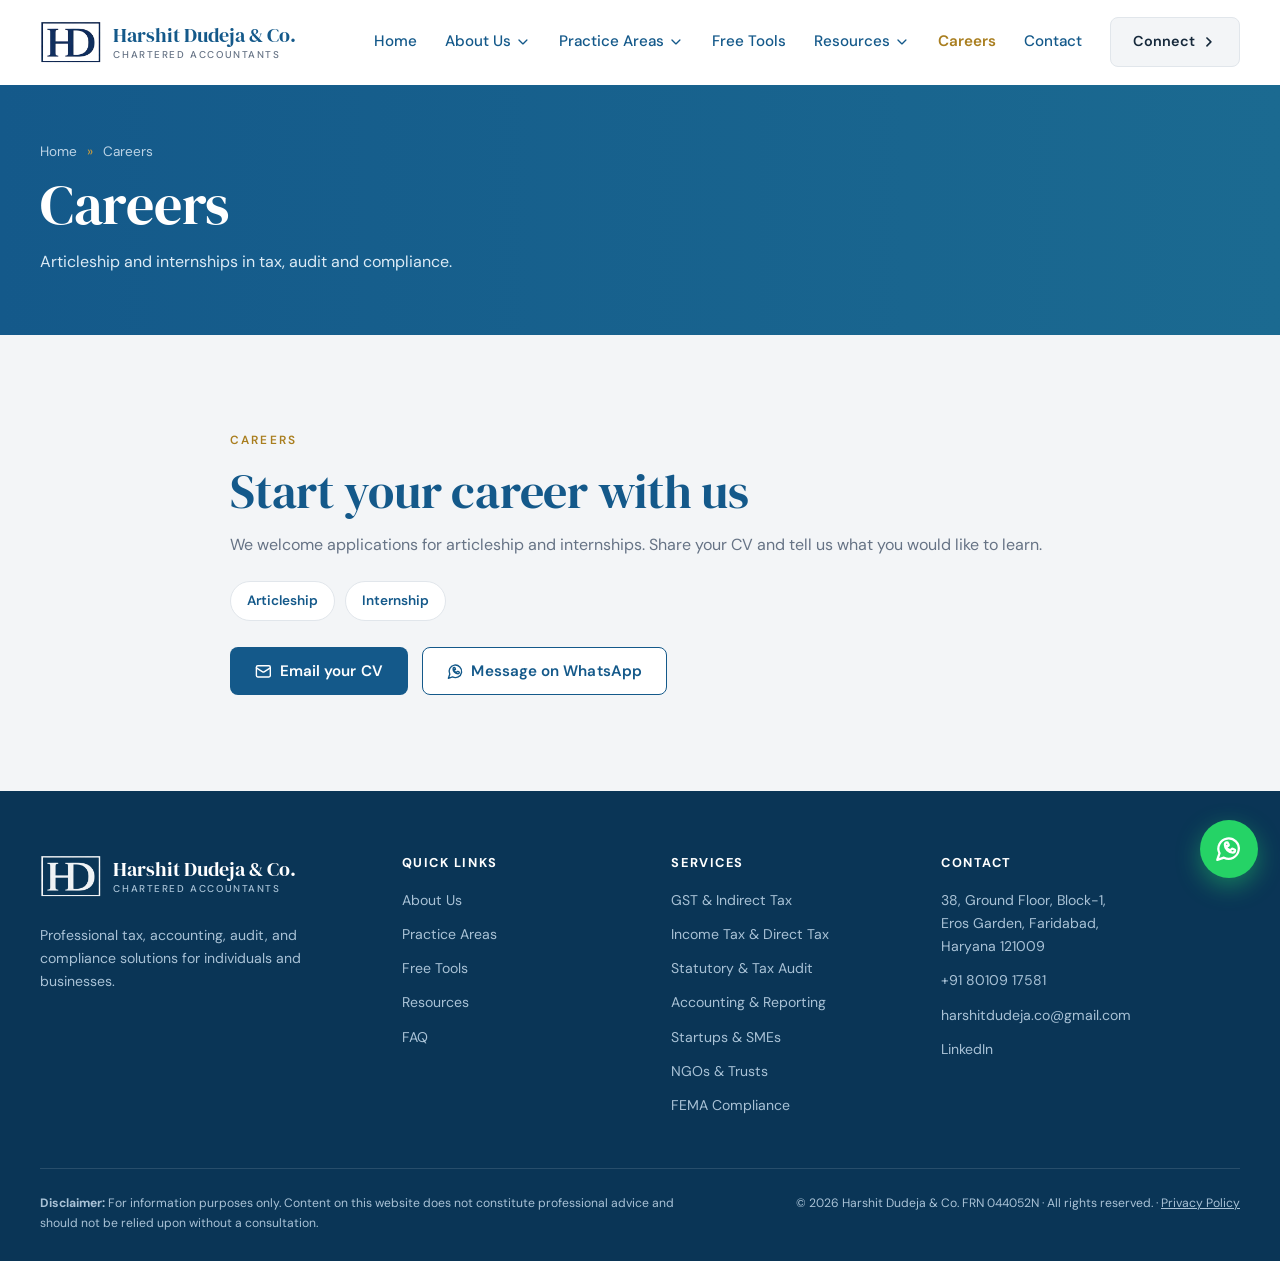
<file: careers.html>
<!DOCTYPE html>
<html lang="en">
<head>
  <meta charset="UTF-8">
  <meta name="viewport" content="width=device-width, initial-scale=1">
  <title>Careers | Harshit Dudeja &amp; Co.</title>
  <meta name="description" content="Articleship and internship applications are open at Harshit Dudeja &amp; Co. Share your CV with us.">
  <meta name="theme-color" content="#14598A">
  <link rel="icon" href="images/favicon.png" type="image/png">
  <link rel="apple-touch-icon" href="images/favicon.png">
  <link rel="preconnect" href="https://fonts.googleapis.com">
  <link rel="preconnect" href="https://fonts.gstatic.com" crossorigin>
  <link href="https://fonts.googleapis.com/css2?family=DM+Sans:wght@400;500;600;700&family=DM+Serif+Display&display=swap" rel="stylesheet">
  <link rel="stylesheet" href="style.css?v=14">
  <script type="application/ld+json">
  {
    "@context": "https://schema.org",
    "@type": "AccountingService",
    "name": "Harshit Dudeja & Co.",
    "telephone": "+918010917581",
    "email": "harshitdudeja.co@gmail.com",
    "address": {
      "@type": "PostalAddress",
      "streetAddress": "38, Ground Floor, Block-1, Eros Garden",
      "addressLocality": "Faridabad",
      "addressRegion": "Haryana",
      "postalCode": "121009",
      "addressCountry": "IN"
    },
    "openingHours": "Mo-Sa 10:00-18:00",
    "sameAs": ["https://www.linkedin.com/in/ca-harshit-dudeja"]
  }
  </script>
</head>
<body>

<!-- Icon sprite -->
<svg width="0" height="0" style="position:absolute" aria-hidden="true">
  <defs>
    <symbol id="i-calc" viewBox="0 0 24 24" fill="none" stroke="currentColor" stroke-width="2" stroke-linecap="round" stroke-linejoin="round"><rect width="16" height="20" x="4" y="2" rx="2"/><path d="M8 6h8M8 11h.01M12 11h.01M16 11h.01M8 15h.01M12 15h.01M16 15h.01M8 19h.01M12 19h.01M16 19h.01"/></symbol>
    <symbol id="i-file" viewBox="0 0 24 24" fill="none" stroke="currentColor" stroke-width="2" stroke-linecap="round" stroke-linejoin="round"><path d="M14 2H6a2 2 0 0 0-2 2v16a2 2 0 0 0 2 2h12a2 2 0 0 0 2-2V8z"/><path d="M14 2v6h6M16 13H8M16 17H8M10 9H8"/></symbol>
    <symbol id="i-shield" viewBox="0 0 24 24" fill="none" stroke="currentColor" stroke-width="2" stroke-linecap="round" stroke-linejoin="round"><path d="M20 13c0 5-3.5 7.5-7.7 8.9a1 1 0 0 1-.6 0C7.5 20.5 4 18 4 13V6a1 1 0 0 1 1-1c2 0 4.5-1.2 6.2-2.7a1.2 1.2 0 0 1 1.6 0C14.5 3.8 17 5 19 5a1 1 0 0 1 1 1z"/><path d="m9 12 2 2 4-4"/></symbol>
    <symbol id="i-building" viewBox="0 0 24 24" fill="none" stroke="currentColor" stroke-width="2" stroke-linecap="round" stroke-linejoin="round"><rect width="16" height="20" x="4" y="2" rx="2"/><path d="M9 22v-4h6v4M8 6h.01M12 6h.01M16 6h.01M8 10h.01M12 10h.01M16 10h.01M8 14h.01M12 14h.01M16 14h.01"/></symbol>
    <symbol id="i-percent" viewBox="0 0 24 24" fill="none" stroke="currentColor" stroke-width="2" stroke-linecap="round" stroke-linejoin="round"><path d="M19 5 5 19"/><circle cx="6.5" cy="6.5" r="2.5"/><circle cx="17.5" cy="17.5" r="2.5"/></symbol>
    <symbol id="i-calendar" viewBox="0 0 24 24" fill="none" stroke="currentColor" stroke-width="2" stroke-linecap="round" stroke-linejoin="round"><path d="M8 2v4M16 2v4"/><rect width="18" height="18" x="3" y="4" rx="2"/><path d="M3 10h18"/></symbol>
    <symbol id="i-phone" viewBox="0 0 24 24" fill="none" stroke="currentColor" stroke-width="2" stroke-linecap="round" stroke-linejoin="round"><path d="M22 16.9v3a2 2 0 0 1-2.2 2 19.8 19.8 0 0 1-8.6-3.1 19.5 19.5 0 0 1-6-6A19.8 19.8 0 0 1 2.1 4.2 2 2 0 0 1 4.1 2h3a2 2 0 0 1 2 1.7c.1 1 .4 1.9.7 2.8a2 2 0 0 1-.5 2.1L8.1 9.9a16 16 0 0 0 6 6l1.3-1.3a2 2 0 0 1 2.1-.4c.9.3 1.8.6 2.8.7a2 2 0 0 1 1.7 2z"/></symbol>
    <symbol id="i-whatsapp" viewBox="0 0 24 24" fill="none" stroke="currentColor" stroke-width="2" stroke-linecap="round" stroke-linejoin="round"><path d="M7.9 20A9 9 0 1 0 4 16.1L2 22z"/><path d="M9.5 9.5c.5 2 2 3.5 4 4l1.2-1.2a.8.8 0 0 1 .9-.2l1.6.7a.8.8 0 0 1 .5.8c-.1 1-.9 1.9-2 1.9-3.6 0-7-3.4-7-7 0-1.1.9-1.9 1.9-2a.8.8 0 0 1 .8.5l.7 1.6a.8.8 0 0 1-.2.9z"/></symbol>
    <symbol id="i-check" viewBox="0 0 24 24" fill="none" stroke="currentColor" stroke-width="2.4" stroke-linecap="round" stroke-linejoin="round"><path d="M20 6 9 17l-5-5"/></symbol>
    <symbol id="i-arrow" viewBox="0 0 24 24" fill="none" stroke="currentColor" stroke-width="2.4" stroke-linecap="round" stroke-linejoin="round"><path d="m9 6 6 6-6 6"/></symbol>
    <symbol id="i-mail" viewBox="0 0 24 24" fill="none" stroke="currentColor" stroke-width="2" stroke-linecap="round" stroke-linejoin="round"><rect width="20" height="16" x="2" y="4" rx="2"/><path d="m22 7-8.97 5.7a1.94 1.94 0 0 1-2.06 0L2 7"/></symbol>
    <symbol id="i-clock" viewBox="0 0 24 24" fill="none" stroke="currentColor" stroke-width="2" stroke-linecap="round" stroke-linejoin="round"><circle cx="12" cy="12" r="10"/><path d="M12 6v6l4 2"/></symbol>
    <symbol id="i-menu" viewBox="0 0 24 24" fill="none" stroke="currentColor" stroke-width="2" stroke-linecap="round" stroke-linejoin="round"><path d="M4 6h16M4 12h16M4 18h16"/></symbol>
    <symbol id="i-x" viewBox="0 0 24 24" fill="none" stroke="currentColor" stroke-width="2" stroke-linecap="round" stroke-linejoin="round"><path d="M18 6 6 18M6 6l12 12"/></symbol>
    <symbol id="i-chevron" viewBox="0 0 24 24" fill="none" stroke="currentColor" stroke-width="2" stroke-linecap="round" stroke-linejoin="round"><path d="m6 9 6 6 6-6"/></symbol>
    <symbol id="i-up" viewBox="0 0 24 24" fill="none" stroke="currentColor" stroke-width="2.4" stroke-linecap="round" stroke-linejoin="round"><path d="m18 15-6-6-6 6"/></symbol>
  </defs>
</svg>

<a class="skip-link" href="#main">Skip to content</a>

<!-- ============ HEADER ============ -->
<header class="site-header" id="top">
  <div class="container header-inner">
    <a class="brand" href="index.html" aria-label="Harshit Dudeja &amp; Co. home">
      <img class="brand-logo" src="images/logo-mark.png" alt="" width="52" height="40">
      <span class="brand-text"><strong>Harshit Dudeja &amp; Co.</strong><small>Chartered Accountants</small></span>
    </a>

    <nav class="nav" id="nav" aria-label="Main navigation">
      <ul class="menu">
        <li><a href="index.html">Home</a></li>
        <li class="has-sub">
          <button class="sub-toggle" type="button" aria-expanded="false">About Us <svg class="i"><use href="#i-chevron"/></svg></button>
          <ul class="sub">
            <li><a href="index.html#about">About the firm</a></li>
            <li><a href="index.html#why">Why choose us</a></li>
            <li><a href="index.html#office">Office &amp; location</a></li>
            <li id="navGallery" hidden><a href="index.html#gallery">Gallery</a></li>
          </ul>
        </li>
        <li class="has-sub">
          <button class="sub-toggle" type="button" aria-expanded="false">Practice Areas <svg class="i"><use href="#i-chevron"/></svg></button>
          <ul class="sub">
            <li><a href="services.html#gst">GST &amp; Indirect Tax</a></li>
            <li><a href="services.html#income-tax">Income Tax &amp; Direct Tax</a></li>
            <li><a href="services.html#audit">Statutory &amp; Tax Audit</a></li>
            <li><a href="services.html#accounting">Financial Reporting &amp; Accounting</a></li>
            <li><a href="services.html#startups">Startups &amp; SMEs</a></li>
            <li><a href="services.html#ngo">NGOs, Trusts &amp; Non-Profits</a></li>
            <li><a href="services.html#fema">Cross-Border &amp; FEMA Compliance</a></li>
            <li><a href="services.html#sectors">Who we help</a></li>
          </ul>
        </li>
        <li><a href="tools.html">Free Tools</a></li>
        <li class="has-sub">
          <button class="sub-toggle" type="button" aria-expanded="false">Resources <svg class="i"><use href="#i-chevron"/></svg></button>
          <ul class="sub">
            <li><a href="resources.html">Compliance calendar</a></li>
            <li><a href="resources.html#checklist">Document checklist</a></li>
            <li><a href="insights.html">Insights</a></li>
            <li><a href="resources.html#faq">FAQ</a></li>
          </ul>
        </li>
        <li><a href="careers.html">Careers</a></li>
        <li><a href="index.html#contact">Contact</a></li>
        <li class="menu-cta"><a class="btn-connect" href="index.html#contact">Connect <svg class="i"><use href="#i-arrow"/></svg></a></li>
      </ul>
    </nav>

    <button class="menu-toggle" id="menuToggle" aria-label="Open menu" aria-expanded="false" aria-controls="nav">
      <svg class="i"><use href="#i-menu"/></svg>
    </button>
  </div>
</header>

<main id="main">
<section class="page-hero"><div class="container">
  <p class="crumb"><a href="index.html">Home</a> <span>»</span> Careers</p>
  <h1>Careers</h1><p>Articleship and internships in tax, audit and compliance.</p>
</div></section>

<section class="section section-soft" id="careers">
  <div class="container careers-box">
    <div>
      <p class="eyebrow">Careers</p>
      <h2>Start your career with us</h2>
      <p class="muted">We welcome applications for articleship and internships. Share your CV and tell us what you would like to learn.</p>
      <div class="chips"><span>Articleship</span><span>Internship</span></div>
      <div class="hero-actions">
        <a class="btn btn-blue" href="mailto:harshitdudeja.co@gmail.com?subject=Career%20enquiry%20-%20CA%20Harshit%20Dudeja%20%26%20Co.&amp;body=Name%3A%0ARole%20interested%20in%3A%0AQualification%3A%0A(Please%20attach%20your%20CV)"><svg class="i"><use href="#i-mail"/></svg> Email your CV</a>
        <a class="btn btn-outline" href="https://wa.me/918010917581" data-wa="Hello, I am interested in working with Harshit Dudeja & Co. Role: " target="_blank" rel="noopener"><svg class="i"><use href="#i-whatsapp"/></svg> Message on WhatsApp</a>
      </div>
    </div>
  </div>
</section>
</main>

<!-- ============ FOOTER ============ -->
<footer class="site-footer">
  <div class="container footer-grid">
    <div>
      <a class="brand brand-light" href="index.html">
        <img class="brand-logo" src="images/logo-mark-white.png" alt="" width="52" height="40">
        <span class="brand-text"><strong>Harshit Dudeja &amp; Co.</strong><small>Chartered Accountants</small></span>
      </a>
      <p class="footer-about">Professional tax, accounting, audit, and compliance solutions for individuals and businesses.</p>
    </div>
    <div>
      <h4>Quick Links</h4>
      <a href="index.html#about">About Us</a>
      <a href="services.html">Practice Areas</a>
      <a href="tools.html">Free Tools</a>
      <a href="resources.html">Resources</a>
      <a href="resources.html#faq">FAQ</a>
    </div>
    <div>
      <h4>Services</h4>
      <a href="services.html#gst">GST &amp; Indirect Tax</a>
      <a href="services.html#income-tax">Income Tax &amp; Direct Tax</a>
      <a href="services.html#audit">Statutory &amp; Tax Audit</a>
      <a href="services.html#accounting">Accounting &amp; Reporting</a>
      <a href="services.html#startups">Startups &amp; SMEs</a>
      <a href="services.html#ngo">NGOs &amp; Trusts</a>
      <a href="services.html#fema">FEMA Compliance</a>
    </div>
    <div>
      <h4>Contact</h4>
      <span>38, Ground Floor, Block-1,<br>Eros Garden, Faridabad,<br>Haryana 121009</span>
      <a href="tel:+918010917581">+91 80109 17581</a>
      <a href="mailto:harshitdudeja.co@gmail.com">harshitdudeja.co@gmail.com</a>
      <a href="https://www.linkedin.com/in/ca-harshit-dudeja" target="_blank" rel="noopener">LinkedIn</a>
    </div>
  </div>
  <div class="container footer-bottom">
    <p><strong>Disclaimer:</strong> For information purposes only. Content on this website does not constitute professional advice and should not be relied upon without a consultation.</p>
    <p>© <span id="year">2026</span> Harshit Dudeja &amp; Co. FRN 044052N · All rights reserved. · <a class="text-btn" href="privacy.html">Privacy Policy</a></p>
  </div>
</footer>

<!-- Floating buttons -->
<a class="wa-float" id="waFloat" href="https://wa.me/918010917581" data-wa="Hello Harshit Dudeja & Co., I need some help." target="_blank" rel="noopener" aria-label="Chat with us on WhatsApp">
  <svg class="i"><use href="#i-whatsapp"/></svg>
  <span class="wa-tip">Chat with us</span>
</a>
<button class="to-top" id="toTop" aria-label="Back to top" hidden><svg class="i"><use href="#i-up"/></svg></button>

<!-- Mobile sticky bar -->
<div class="mobile-bar">
  <a class="btn btn-outline" href="tel:+918010917581"><svg class="i"><use href="#i-phone"/></svg> Call</a>
  <a class="btn btn-wa" href="https://wa.me/918010917581" data-wa="Hello Harshit Dudeja & Co., I need some help." target="_blank" rel="noopener"><svg class="i"><use href="#i-whatsapp"/></svg> WhatsApp</a>
</div>

<!-- Article / policy modal -->
<dialog class="modal" id="modal" aria-labelledby="modalTitle">
  <div class="modal-inner">
    <button class="modal-close" id="modalClose" aria-label="Close"><svg class="i"><use href="#i-x"/></svg></button>
    <h3 id="modalTitle"></h3>
    <div id="modalBody"></div>
    <a class="btn btn-wa" id="modalWa" href="https://wa.me/918010917581" target="_blank" rel="noopener"><svg class="i"><use href="#i-whatsapp"/></svg> Ask us about this</a>
  </div>
</dialog>

<script src="script.js?v=14"></script>
</body>
</html>
</file>
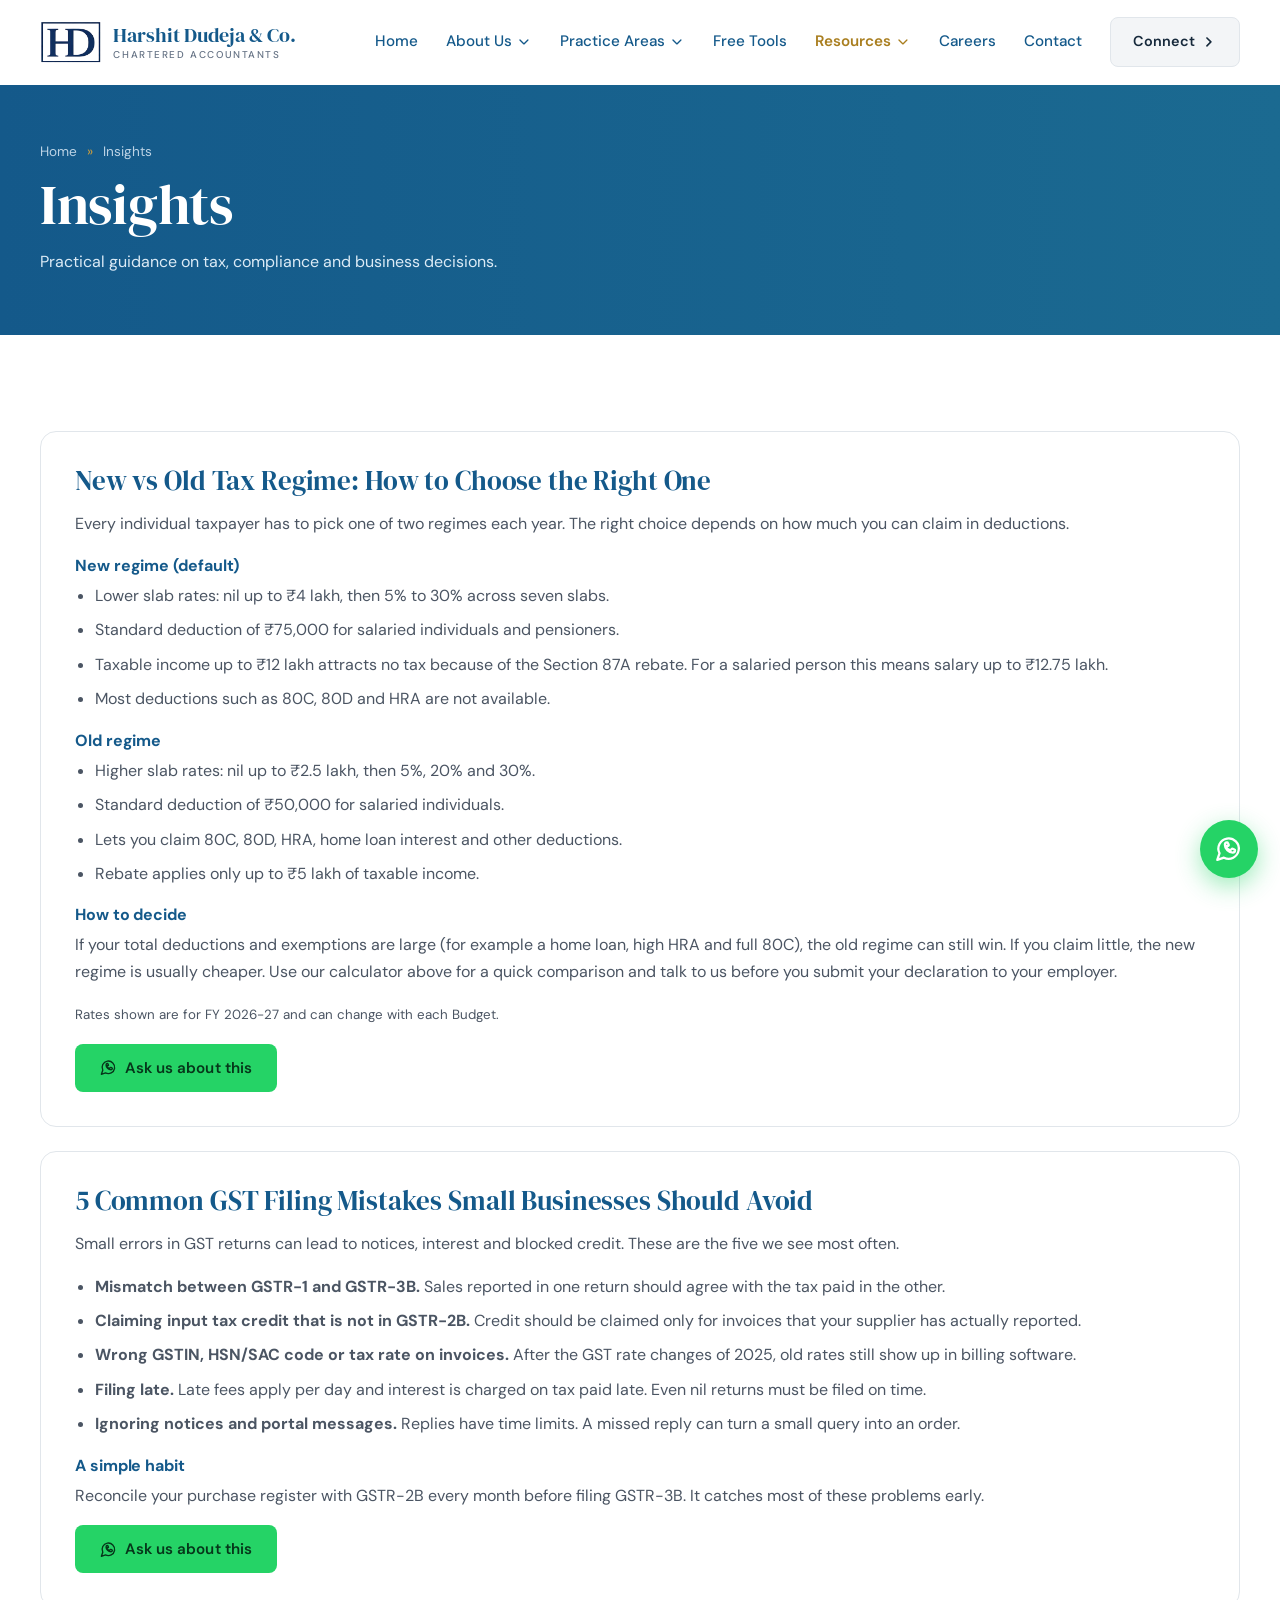
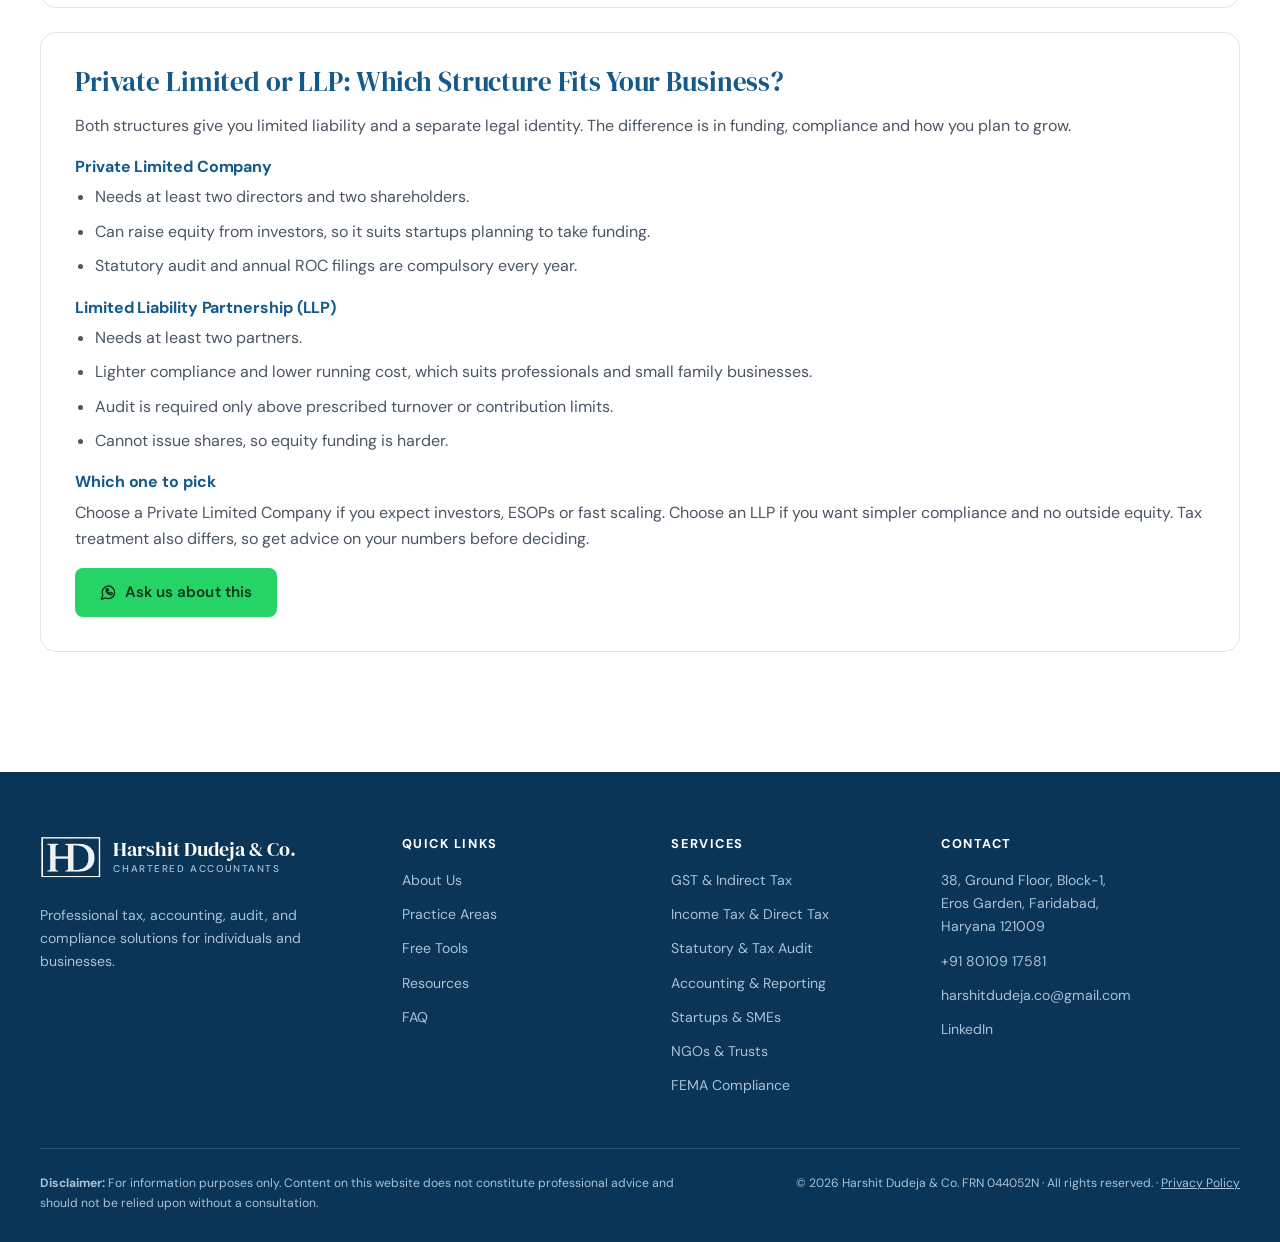
<file: insights.html>
<!DOCTYPE html>
<html lang="en">
<head>
  <meta charset="UTF-8">
  <meta name="viewport" content="width=device-width, initial-scale=1">
  <title>Insights | Harshit Dudeja &amp; Co.</title>
  <meta name="description" content="Plain-language articles on income tax regimes, GST filing mistakes and company structure.">
  <meta name="theme-color" content="#14598A">
  <link rel="icon" href="images/favicon.png" type="image/png">
  <link rel="apple-touch-icon" href="images/favicon.png">
  <link rel="preconnect" href="https://fonts.googleapis.com">
  <link rel="preconnect" href="https://fonts.gstatic.com" crossorigin>
  <link href="https://fonts.googleapis.com/css2?family=DM+Sans:wght@400;500;600;700&family=DM+Serif+Display&display=swap" rel="stylesheet">
  <link rel="stylesheet" href="style.css?v=14">
  <script type="application/ld+json">
  {
    "@context": "https://schema.org",
    "@type": "AccountingService",
    "name": "Harshit Dudeja & Co.",
    "telephone": "+918010917581",
    "email": "harshitdudeja.co@gmail.com",
    "address": {
      "@type": "PostalAddress",
      "streetAddress": "38, Ground Floor, Block-1, Eros Garden",
      "addressLocality": "Faridabad",
      "addressRegion": "Haryana",
      "postalCode": "121009",
      "addressCountry": "IN"
    },
    "openingHours": "Mo-Sa 10:00-18:00",
    "sameAs": ["https://www.linkedin.com/in/ca-harshit-dudeja"]
  }
  </script>
</head>
<body>

<!-- Icon sprite -->
<svg width="0" height="0" style="position:absolute" aria-hidden="true">
  <defs>
    <symbol id="i-calc" viewBox="0 0 24 24" fill="none" stroke="currentColor" stroke-width="2" stroke-linecap="round" stroke-linejoin="round"><rect width="16" height="20" x="4" y="2" rx="2"/><path d="M8 6h8M8 11h.01M12 11h.01M16 11h.01M8 15h.01M12 15h.01M16 15h.01M8 19h.01M12 19h.01M16 19h.01"/></symbol>
    <symbol id="i-file" viewBox="0 0 24 24" fill="none" stroke="currentColor" stroke-width="2" stroke-linecap="round" stroke-linejoin="round"><path d="M14 2H6a2 2 0 0 0-2 2v16a2 2 0 0 0 2 2h12a2 2 0 0 0 2-2V8z"/><path d="M14 2v6h6M16 13H8M16 17H8M10 9H8"/></symbol>
    <symbol id="i-shield" viewBox="0 0 24 24" fill="none" stroke="currentColor" stroke-width="2" stroke-linecap="round" stroke-linejoin="round"><path d="M20 13c0 5-3.5 7.5-7.7 8.9a1 1 0 0 1-.6 0C7.5 20.5 4 18 4 13V6a1 1 0 0 1 1-1c2 0 4.5-1.2 6.2-2.7a1.2 1.2 0 0 1 1.6 0C14.5 3.8 17 5 19 5a1 1 0 0 1 1 1z"/><path d="m9 12 2 2 4-4"/></symbol>
    <symbol id="i-building" viewBox="0 0 24 24" fill="none" stroke="currentColor" stroke-width="2" stroke-linecap="round" stroke-linejoin="round"><rect width="16" height="20" x="4" y="2" rx="2"/><path d="M9 22v-4h6v4M8 6h.01M12 6h.01M16 6h.01M8 10h.01M12 10h.01M16 10h.01M8 14h.01M12 14h.01M16 14h.01"/></symbol>
    <symbol id="i-percent" viewBox="0 0 24 24" fill="none" stroke="currentColor" stroke-width="2" stroke-linecap="round" stroke-linejoin="round"><path d="M19 5 5 19"/><circle cx="6.5" cy="6.5" r="2.5"/><circle cx="17.5" cy="17.5" r="2.5"/></symbol>
    <symbol id="i-calendar" viewBox="0 0 24 24" fill="none" stroke="currentColor" stroke-width="2" stroke-linecap="round" stroke-linejoin="round"><path d="M8 2v4M16 2v4"/><rect width="18" height="18" x="3" y="4" rx="2"/><path d="M3 10h18"/></symbol>
    <symbol id="i-phone" viewBox="0 0 24 24" fill="none" stroke="currentColor" stroke-width="2" stroke-linecap="round" stroke-linejoin="round"><path d="M22 16.9v3a2 2 0 0 1-2.2 2 19.8 19.8 0 0 1-8.6-3.1 19.5 19.5 0 0 1-6-6A19.8 19.8 0 0 1 2.1 4.2 2 2 0 0 1 4.1 2h3a2 2 0 0 1 2 1.7c.1 1 .4 1.9.7 2.8a2 2 0 0 1-.5 2.1L8.1 9.9a16 16 0 0 0 6 6l1.3-1.3a2 2 0 0 1 2.1-.4c.9.3 1.8.6 2.8.7a2 2 0 0 1 1.7 2z"/></symbol>
    <symbol id="i-whatsapp" viewBox="0 0 24 24" fill="none" stroke="currentColor" stroke-width="2" stroke-linecap="round" stroke-linejoin="round"><path d="M7.9 20A9 9 0 1 0 4 16.1L2 22z"/><path d="M9.5 9.5c.5 2 2 3.5 4 4l1.2-1.2a.8.8 0 0 1 .9-.2l1.6.7a.8.8 0 0 1 .5.8c-.1 1-.9 1.9-2 1.9-3.6 0-7-3.4-7-7 0-1.1.9-1.9 1.9-2a.8.8 0 0 1 .8.5l.7 1.6a.8.8 0 0 1-.2.9z"/></symbol>
    <symbol id="i-check" viewBox="0 0 24 24" fill="none" stroke="currentColor" stroke-width="2.4" stroke-linecap="round" stroke-linejoin="round"><path d="M20 6 9 17l-5-5"/></symbol>
    <symbol id="i-arrow" viewBox="0 0 24 24" fill="none" stroke="currentColor" stroke-width="2.4" stroke-linecap="round" stroke-linejoin="round"><path d="m9 6 6 6-6 6"/></symbol>
    <symbol id="i-mail" viewBox="0 0 24 24" fill="none" stroke="currentColor" stroke-width="2" stroke-linecap="round" stroke-linejoin="round"><rect width="20" height="16" x="2" y="4" rx="2"/><path d="m22 7-8.97 5.7a1.94 1.94 0 0 1-2.06 0L2 7"/></symbol>
    <symbol id="i-clock" viewBox="0 0 24 24" fill="none" stroke="currentColor" stroke-width="2" stroke-linecap="round" stroke-linejoin="round"><circle cx="12" cy="12" r="10"/><path d="M12 6v6l4 2"/></symbol>
    <symbol id="i-menu" viewBox="0 0 24 24" fill="none" stroke="currentColor" stroke-width="2" stroke-linecap="round" stroke-linejoin="round"><path d="M4 6h16M4 12h16M4 18h16"/></symbol>
    <symbol id="i-x" viewBox="0 0 24 24" fill="none" stroke="currentColor" stroke-width="2" stroke-linecap="round" stroke-linejoin="round"><path d="M18 6 6 18M6 6l12 12"/></symbol>
    <symbol id="i-chevron" viewBox="0 0 24 24" fill="none" stroke="currentColor" stroke-width="2" stroke-linecap="round" stroke-linejoin="round"><path d="m6 9 6 6 6-6"/></symbol>
    <symbol id="i-up" viewBox="0 0 24 24" fill="none" stroke="currentColor" stroke-width="2.4" stroke-linecap="round" stroke-linejoin="round"><path d="m18 15-6-6-6 6"/></symbol>
  </defs>
</svg>

<a class="skip-link" href="#main">Skip to content</a>

<!-- ============ HEADER ============ -->
<header class="site-header" id="top">
  <div class="container header-inner">
    <a class="brand" href="index.html" aria-label="Harshit Dudeja &amp; Co. home">
      <img class="brand-logo" src="images/logo-mark.png" alt="" width="52" height="40">
      <span class="brand-text"><strong>Harshit Dudeja &amp; Co.</strong><small>Chartered Accountants</small></span>
    </a>

    <nav class="nav" id="nav" aria-label="Main navigation">
      <ul class="menu">
        <li><a href="index.html">Home</a></li>
        <li class="has-sub">
          <button class="sub-toggle" type="button" aria-expanded="false">About Us <svg class="i"><use href="#i-chevron"/></svg></button>
          <ul class="sub">
            <li><a href="index.html#about">About the firm</a></li>
            <li><a href="index.html#why">Why choose us</a></li>
            <li><a href="index.html#office">Office &amp; location</a></li>
            <li id="navGallery" hidden><a href="index.html#gallery">Gallery</a></li>
          </ul>
        </li>
        <li class="has-sub">
          <button class="sub-toggle" type="button" aria-expanded="false">Practice Areas <svg class="i"><use href="#i-chevron"/></svg></button>
          <ul class="sub">
            <li><a href="services.html#gst">GST &amp; Indirect Tax</a></li>
            <li><a href="services.html#income-tax">Income Tax &amp; Direct Tax</a></li>
            <li><a href="services.html#audit">Statutory &amp; Tax Audit</a></li>
            <li><a href="services.html#accounting">Financial Reporting &amp; Accounting</a></li>
            <li><a href="services.html#startups">Startups &amp; SMEs</a></li>
            <li><a href="services.html#ngo">NGOs, Trusts &amp; Non-Profits</a></li>
            <li><a href="services.html#fema">Cross-Border &amp; FEMA Compliance</a></li>
            <li><a href="services.html#sectors">Who we help</a></li>
          </ul>
        </li>
        <li><a href="tools.html">Free Tools</a></li>
        <li class="has-sub">
          <button class="sub-toggle" type="button" aria-expanded="false">Resources <svg class="i"><use href="#i-chevron"/></svg></button>
          <ul class="sub">
            <li><a href="resources.html">Compliance calendar</a></li>
            <li><a href="resources.html#checklist">Document checklist</a></li>
            <li><a href="insights.html">Insights</a></li>
            <li><a href="resources.html#faq">FAQ</a></li>
          </ul>
        </li>
        <li><a href="careers.html">Careers</a></li>
        <li><a href="index.html#contact">Contact</a></li>
        <li class="menu-cta"><a class="btn-connect" href="index.html#contact">Connect <svg class="i"><use href="#i-arrow"/></svg></a></li>
      </ul>
    </nav>

    <button class="menu-toggle" id="menuToggle" aria-label="Open menu" aria-expanded="false" aria-controls="nav">
      <svg class="i"><use href="#i-menu"/></svg>
    </button>
  </div>
</header>

<main id="main">
<section class="page-hero"><div class="container">
  <p class="crumb"><a href="index.html">Home</a> <span>»</span> Insights</p>
  <h1>Insights</h1><p>Practical guidance on tax, compliance and business decisions.</p>
</div></section>
<section class="section"><div class="container"><div id="articleList"></div></div></section>
</main>

<!-- ============ FOOTER ============ -->
<footer class="site-footer">
  <div class="container footer-grid">
    <div>
      <a class="brand brand-light" href="index.html">
        <img class="brand-logo" src="images/logo-mark-white.png" alt="" width="52" height="40">
        <span class="brand-text"><strong>Harshit Dudeja &amp; Co.</strong><small>Chartered Accountants</small></span>
      </a>
      <p class="footer-about">Professional tax, accounting, audit, and compliance solutions for individuals and businesses.</p>
    </div>
    <div>
      <h4>Quick Links</h4>
      <a href="index.html#about">About Us</a>
      <a href="services.html">Practice Areas</a>
      <a href="tools.html">Free Tools</a>
      <a href="resources.html">Resources</a>
      <a href="resources.html#faq">FAQ</a>
    </div>
    <div>
      <h4>Services</h4>
      <a href="services.html#gst">GST &amp; Indirect Tax</a>
      <a href="services.html#income-tax">Income Tax &amp; Direct Tax</a>
      <a href="services.html#audit">Statutory &amp; Tax Audit</a>
      <a href="services.html#accounting">Accounting &amp; Reporting</a>
      <a href="services.html#startups">Startups &amp; SMEs</a>
      <a href="services.html#ngo">NGOs &amp; Trusts</a>
      <a href="services.html#fema">FEMA Compliance</a>
    </div>
    <div>
      <h4>Contact</h4>
      <span>38, Ground Floor, Block-1,<br>Eros Garden, Faridabad,<br>Haryana 121009</span>
      <a href="tel:+918010917581">+91 80109 17581</a>
      <a href="mailto:harshitdudeja.co@gmail.com">harshitdudeja.co@gmail.com</a>
      <a href="https://www.linkedin.com/in/ca-harshit-dudeja" target="_blank" rel="noopener">LinkedIn</a>
    </div>
  </div>
  <div class="container footer-bottom">
    <p><strong>Disclaimer:</strong> For information purposes only. Content on this website does not constitute professional advice and should not be relied upon without a consultation.</p>
    <p>© <span id="year">2026</span> Harshit Dudeja &amp; Co. FRN 044052N · All rights reserved. · <a class="text-btn" href="privacy.html">Privacy Policy</a></p>
  </div>
</footer>

<!-- Floating buttons -->
<a class="wa-float" id="waFloat" href="https://wa.me/918010917581" data-wa="Hello Harshit Dudeja & Co., I need some help." target="_blank" rel="noopener" aria-label="Chat with us on WhatsApp">
  <svg class="i"><use href="#i-whatsapp"/></svg>
  <span class="wa-tip">Chat with us</span>
</a>
<button class="to-top" id="toTop" aria-label="Back to top" hidden><svg class="i"><use href="#i-up"/></svg></button>

<!-- Mobile sticky bar -->
<div class="mobile-bar">
  <a class="btn btn-outline" href="tel:+918010917581"><svg class="i"><use href="#i-phone"/></svg> Call</a>
  <a class="btn btn-wa" href="https://wa.me/918010917581" data-wa="Hello Harshit Dudeja & Co., I need some help." target="_blank" rel="noopener"><svg class="i"><use href="#i-whatsapp"/></svg> WhatsApp</a>
</div>

<!-- Article / policy modal -->
<dialog class="modal" id="modal" aria-labelledby="modalTitle">
  <div class="modal-inner">
    <button class="modal-close" id="modalClose" aria-label="Close"><svg class="i"><use href="#i-x"/></svg></button>
    <h3 id="modalTitle"></h3>
    <div id="modalBody"></div>
    <a class="btn btn-wa" id="modalWa" href="https://wa.me/918010917581" target="_blank" rel="noopener"><svg class="i"><use href="#i-whatsapp"/></svg> Ask us about this</a>
  </div>
</dialog>

<script src="script.js?v=14"></script>
</body>
</html>
</file>
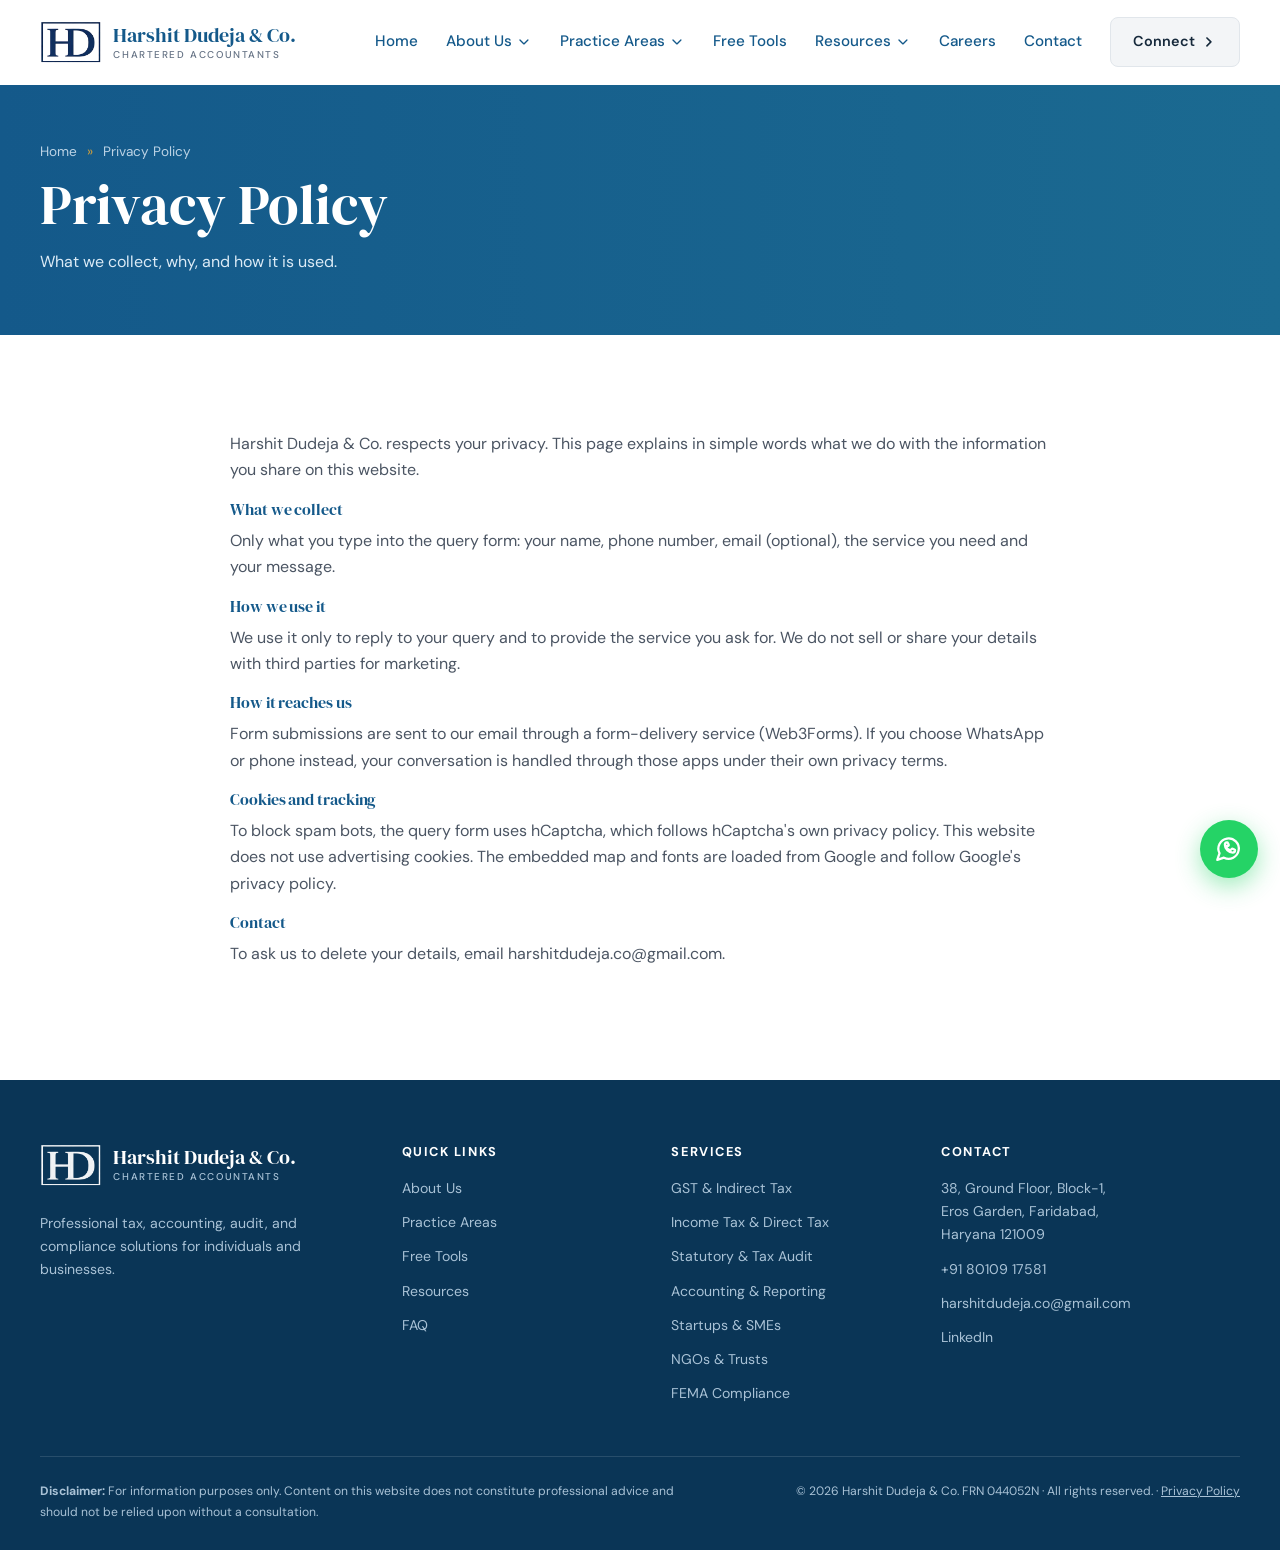
<file: privacy.html>
<!DOCTYPE html>
<html lang="en">
<head>
  <meta charset="UTF-8">
  <meta name="viewport" content="width=device-width, initial-scale=1">
  <title>Privacy Policy | Harshit Dudeja &amp; Co.</title>
  <meta name="description" content="How Harshit Dudeja &amp; Co. uses the information you share on this website.">
  <meta name="theme-color" content="#14598A">
  <link rel="icon" href="images/favicon.png" type="image/png">
  <link rel="apple-touch-icon" href="images/favicon.png">
  <link rel="preconnect" href="https://fonts.googleapis.com">
  <link rel="preconnect" href="https://fonts.gstatic.com" crossorigin>
  <link href="https://fonts.googleapis.com/css2?family=DM+Sans:wght@400;500;600;700&family=DM+Serif+Display&display=swap" rel="stylesheet">
  <link rel="stylesheet" href="style.css?v=14">
  <script type="application/ld+json">
  {
    "@context": "https://schema.org",
    "@type": "AccountingService",
    "name": "Harshit Dudeja & Co.",
    "telephone": "+918010917581",
    "email": "harshitdudeja.co@gmail.com",
    "address": {
      "@type": "PostalAddress",
      "streetAddress": "38, Ground Floor, Block-1, Eros Garden",
      "addressLocality": "Faridabad",
      "addressRegion": "Haryana",
      "postalCode": "121009",
      "addressCountry": "IN"
    },
    "openingHours": "Mo-Sa 10:00-18:00",
    "sameAs": ["https://www.linkedin.com/in/ca-harshit-dudeja"]
  }
  </script>
</head>
<body>

<!-- Icon sprite -->
<svg width="0" height="0" style="position:absolute" aria-hidden="true">
  <defs>
    <symbol id="i-calc" viewBox="0 0 24 24" fill="none" stroke="currentColor" stroke-width="2" stroke-linecap="round" stroke-linejoin="round"><rect width="16" height="20" x="4" y="2" rx="2"/><path d="M8 6h8M8 11h.01M12 11h.01M16 11h.01M8 15h.01M12 15h.01M16 15h.01M8 19h.01M12 19h.01M16 19h.01"/></symbol>
    <symbol id="i-file" viewBox="0 0 24 24" fill="none" stroke="currentColor" stroke-width="2" stroke-linecap="round" stroke-linejoin="round"><path d="M14 2H6a2 2 0 0 0-2 2v16a2 2 0 0 0 2 2h12a2 2 0 0 0 2-2V8z"/><path d="M14 2v6h6M16 13H8M16 17H8M10 9H8"/></symbol>
    <symbol id="i-shield" viewBox="0 0 24 24" fill="none" stroke="currentColor" stroke-width="2" stroke-linecap="round" stroke-linejoin="round"><path d="M20 13c0 5-3.5 7.5-7.7 8.9a1 1 0 0 1-.6 0C7.5 20.5 4 18 4 13V6a1 1 0 0 1 1-1c2 0 4.5-1.2 6.2-2.7a1.2 1.2 0 0 1 1.6 0C14.5 3.8 17 5 19 5a1 1 0 0 1 1 1z"/><path d="m9 12 2 2 4-4"/></symbol>
    <symbol id="i-building" viewBox="0 0 24 24" fill="none" stroke="currentColor" stroke-width="2" stroke-linecap="round" stroke-linejoin="round"><rect width="16" height="20" x="4" y="2" rx="2"/><path d="M9 22v-4h6v4M8 6h.01M12 6h.01M16 6h.01M8 10h.01M12 10h.01M16 10h.01M8 14h.01M12 14h.01M16 14h.01"/></symbol>
    <symbol id="i-percent" viewBox="0 0 24 24" fill="none" stroke="currentColor" stroke-width="2" stroke-linecap="round" stroke-linejoin="round"><path d="M19 5 5 19"/><circle cx="6.5" cy="6.5" r="2.5"/><circle cx="17.5" cy="17.5" r="2.5"/></symbol>
    <symbol id="i-calendar" viewBox="0 0 24 24" fill="none" stroke="currentColor" stroke-width="2" stroke-linecap="round" stroke-linejoin="round"><path d="M8 2v4M16 2v4"/><rect width="18" height="18" x="3" y="4" rx="2"/><path d="M3 10h18"/></symbol>
    <symbol id="i-phone" viewBox="0 0 24 24" fill="none" stroke="currentColor" stroke-width="2" stroke-linecap="round" stroke-linejoin="round"><path d="M22 16.9v3a2 2 0 0 1-2.2 2 19.8 19.8 0 0 1-8.6-3.1 19.5 19.5 0 0 1-6-6A19.8 19.8 0 0 1 2.1 4.2 2 2 0 0 1 4.1 2h3a2 2 0 0 1 2 1.7c.1 1 .4 1.9.7 2.8a2 2 0 0 1-.5 2.1L8.1 9.9a16 16 0 0 0 6 6l1.3-1.3a2 2 0 0 1 2.1-.4c.9.3 1.8.6 2.8.7a2 2 0 0 1 1.7 2z"/></symbol>
    <symbol id="i-whatsapp" viewBox="0 0 24 24" fill="none" stroke="currentColor" stroke-width="2" stroke-linecap="round" stroke-linejoin="round"><path d="M7.9 20A9 9 0 1 0 4 16.1L2 22z"/><path d="M9.5 9.5c.5 2 2 3.5 4 4l1.2-1.2a.8.8 0 0 1 .9-.2l1.6.7a.8.8 0 0 1 .5.8c-.1 1-.9 1.9-2 1.9-3.6 0-7-3.4-7-7 0-1.1.9-1.9 1.9-2a.8.8 0 0 1 .8.5l.7 1.6a.8.8 0 0 1-.2.9z"/></symbol>
    <symbol id="i-check" viewBox="0 0 24 24" fill="none" stroke="currentColor" stroke-width="2.4" stroke-linecap="round" stroke-linejoin="round"><path d="M20 6 9 17l-5-5"/></symbol>
    <symbol id="i-arrow" viewBox="0 0 24 24" fill="none" stroke="currentColor" stroke-width="2.4" stroke-linecap="round" stroke-linejoin="round"><path d="m9 6 6 6-6 6"/></symbol>
    <symbol id="i-mail" viewBox="0 0 24 24" fill="none" stroke="currentColor" stroke-width="2" stroke-linecap="round" stroke-linejoin="round"><rect width="20" height="16" x="2" y="4" rx="2"/><path d="m22 7-8.97 5.7a1.94 1.94 0 0 1-2.06 0L2 7"/></symbol>
    <symbol id="i-clock" viewBox="0 0 24 24" fill="none" stroke="currentColor" stroke-width="2" stroke-linecap="round" stroke-linejoin="round"><circle cx="12" cy="12" r="10"/><path d="M12 6v6l4 2"/></symbol>
    <symbol id="i-menu" viewBox="0 0 24 24" fill="none" stroke="currentColor" stroke-width="2" stroke-linecap="round" stroke-linejoin="round"><path d="M4 6h16M4 12h16M4 18h16"/></symbol>
    <symbol id="i-x" viewBox="0 0 24 24" fill="none" stroke="currentColor" stroke-width="2" stroke-linecap="round" stroke-linejoin="round"><path d="M18 6 6 18M6 6l12 12"/></symbol>
    <symbol id="i-chevron" viewBox="0 0 24 24" fill="none" stroke="currentColor" stroke-width="2" stroke-linecap="round" stroke-linejoin="round"><path d="m6 9 6 6 6-6"/></symbol>
    <symbol id="i-up" viewBox="0 0 24 24" fill="none" stroke="currentColor" stroke-width="2.4" stroke-linecap="round" stroke-linejoin="round"><path d="m18 15-6-6-6 6"/></symbol>
  </defs>
</svg>

<a class="skip-link" href="#main">Skip to content</a>

<!-- ============ HEADER ============ -->
<header class="site-header" id="top">
  <div class="container header-inner">
    <a class="brand" href="index.html" aria-label="Harshit Dudeja &amp; Co. home">
      <img class="brand-logo" src="images/logo-mark.png" alt="" width="52" height="40">
      <span class="brand-text"><strong>Harshit Dudeja &amp; Co.</strong><small>Chartered Accountants</small></span>
    </a>

    <nav class="nav" id="nav" aria-label="Main navigation">
      <ul class="menu">
        <li><a href="index.html">Home</a></li>
        <li class="has-sub">
          <button class="sub-toggle" type="button" aria-expanded="false">About Us <svg class="i"><use href="#i-chevron"/></svg></button>
          <ul class="sub">
            <li><a href="index.html#about">About the firm</a></li>
            <li><a href="index.html#why">Why choose us</a></li>
            <li><a href="index.html#office">Office &amp; location</a></li>
            <li id="navGallery" hidden><a href="index.html#gallery">Gallery</a></li>
          </ul>
        </li>
        <li class="has-sub">
          <button class="sub-toggle" type="button" aria-expanded="false">Practice Areas <svg class="i"><use href="#i-chevron"/></svg></button>
          <ul class="sub">
            <li><a href="services.html#gst">GST &amp; Indirect Tax</a></li>
            <li><a href="services.html#income-tax">Income Tax &amp; Direct Tax</a></li>
            <li><a href="services.html#audit">Statutory &amp; Tax Audit</a></li>
            <li><a href="services.html#accounting">Financial Reporting &amp; Accounting</a></li>
            <li><a href="services.html#startups">Startups &amp; SMEs</a></li>
            <li><a href="services.html#ngo">NGOs, Trusts &amp; Non-Profits</a></li>
            <li><a href="services.html#fema">Cross-Border &amp; FEMA Compliance</a></li>
            <li><a href="services.html#sectors">Who we help</a></li>
          </ul>
        </li>
        <li><a href="tools.html">Free Tools</a></li>
        <li class="has-sub">
          <button class="sub-toggle" type="button" aria-expanded="false">Resources <svg class="i"><use href="#i-chevron"/></svg></button>
          <ul class="sub">
            <li><a href="resources.html">Compliance calendar</a></li>
            <li><a href="resources.html#checklist">Document checklist</a></li>
            <li><a href="insights.html">Insights</a></li>
            <li><a href="resources.html#faq">FAQ</a></li>
          </ul>
        </li>
        <li><a href="careers.html">Careers</a></li>
        <li><a href="index.html#contact">Contact</a></li>
        <li class="menu-cta"><a class="btn-connect" href="index.html#contact">Connect <svg class="i"><use href="#i-arrow"/></svg></a></li>
      </ul>
    </nav>

    <button class="menu-toggle" id="menuToggle" aria-label="Open menu" aria-expanded="false" aria-controls="nav">
      <svg class="i"><use href="#i-menu"/></svg>
    </button>
  </div>
</header>

<main id="main">
<section class="page-hero"><div class="container">
  <p class="crumb"><a href="index.html">Home</a> <span>»</span> Privacy Policy</p>
  <h1>Privacy Policy</h1><p>What we collect, why, and how it is used.</p>
</div></section>
<section class="section"><div class="container careers-box" id="policyBody"></div></section>
</main>

<!-- ============ FOOTER ============ -->
<footer class="site-footer">
  <div class="container footer-grid">
    <div>
      <a class="brand brand-light" href="index.html">
        <img class="brand-logo" src="images/logo-mark-white.png" alt="" width="52" height="40">
        <span class="brand-text"><strong>Harshit Dudeja &amp; Co.</strong><small>Chartered Accountants</small></span>
      </a>
      <p class="footer-about">Professional tax, accounting, audit, and compliance solutions for individuals and businesses.</p>
    </div>
    <div>
      <h4>Quick Links</h4>
      <a href="index.html#about">About Us</a>
      <a href="services.html">Practice Areas</a>
      <a href="tools.html">Free Tools</a>
      <a href="resources.html">Resources</a>
      <a href="resources.html#faq">FAQ</a>
    </div>
    <div>
      <h4>Services</h4>
      <a href="services.html#gst">GST &amp; Indirect Tax</a>
      <a href="services.html#income-tax">Income Tax &amp; Direct Tax</a>
      <a href="services.html#audit">Statutory &amp; Tax Audit</a>
      <a href="services.html#accounting">Accounting &amp; Reporting</a>
      <a href="services.html#startups">Startups &amp; SMEs</a>
      <a href="services.html#ngo">NGOs &amp; Trusts</a>
      <a href="services.html#fema">FEMA Compliance</a>
    </div>
    <div>
      <h4>Contact</h4>
      <span>38, Ground Floor, Block-1,<br>Eros Garden, Faridabad,<br>Haryana 121009</span>
      <a href="tel:+918010917581">+91 80109 17581</a>
      <a href="mailto:harshitdudeja.co@gmail.com">harshitdudeja.co@gmail.com</a>
      <a href="https://www.linkedin.com/in/ca-harshit-dudeja" target="_blank" rel="noopener">LinkedIn</a>
    </div>
  </div>
  <div class="container footer-bottom">
    <p><strong>Disclaimer:</strong> For information purposes only. Content on this website does not constitute professional advice and should not be relied upon without a consultation.</p>
    <p>© <span id="year">2026</span> Harshit Dudeja &amp; Co. FRN 044052N · All rights reserved. · <a class="text-btn" href="privacy.html">Privacy Policy</a></p>
  </div>
</footer>

<!-- Floating buttons -->
<a class="wa-float" id="waFloat" href="https://wa.me/918010917581" data-wa="Hello Harshit Dudeja & Co., I need some help." target="_blank" rel="noopener" aria-label="Chat with us on WhatsApp">
  <svg class="i"><use href="#i-whatsapp"/></svg>
  <span class="wa-tip">Chat with us</span>
</a>
<button class="to-top" id="toTop" aria-label="Back to top" hidden><svg class="i"><use href="#i-up"/></svg></button>

<!-- Mobile sticky bar -->
<div class="mobile-bar">
  <a class="btn btn-outline" href="tel:+918010917581"><svg class="i"><use href="#i-phone"/></svg> Call</a>
  <a class="btn btn-wa" href="https://wa.me/918010917581" data-wa="Hello Harshit Dudeja & Co., I need some help." target="_blank" rel="noopener"><svg class="i"><use href="#i-whatsapp"/></svg> WhatsApp</a>
</div>

<!-- Article / policy modal -->
<dialog class="modal" id="modal" aria-labelledby="modalTitle">
  <div class="modal-inner">
    <button class="modal-close" id="modalClose" aria-label="Close"><svg class="i"><use href="#i-x"/></svg></button>
    <h3 id="modalTitle"></h3>
    <div id="modalBody"></div>
    <a class="btn btn-wa" id="modalWa" href="https://wa.me/918010917581" target="_blank" rel="noopener"><svg class="i"><use href="#i-whatsapp"/></svg> Ask us about this</a>
  </div>
</dialog>

<script src="script.js?v=14"></script>
</body>
</html>
</file>
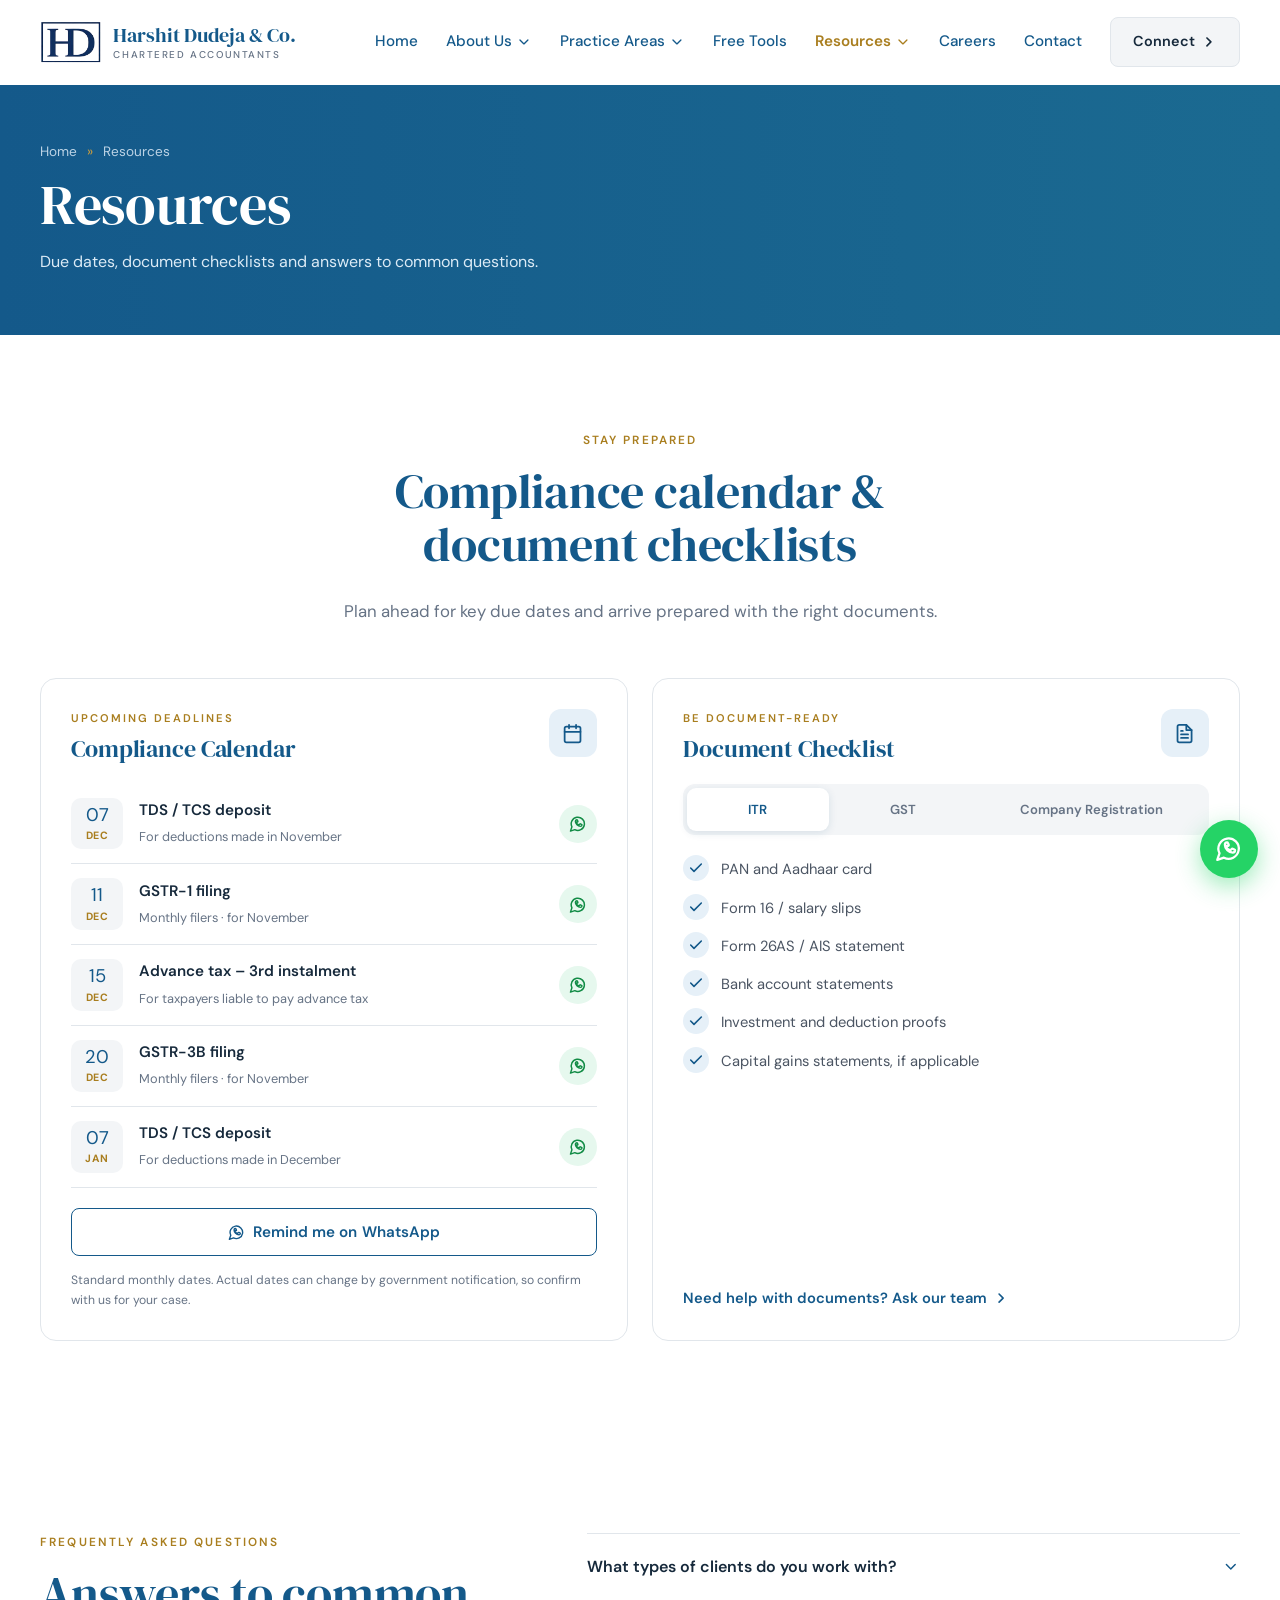
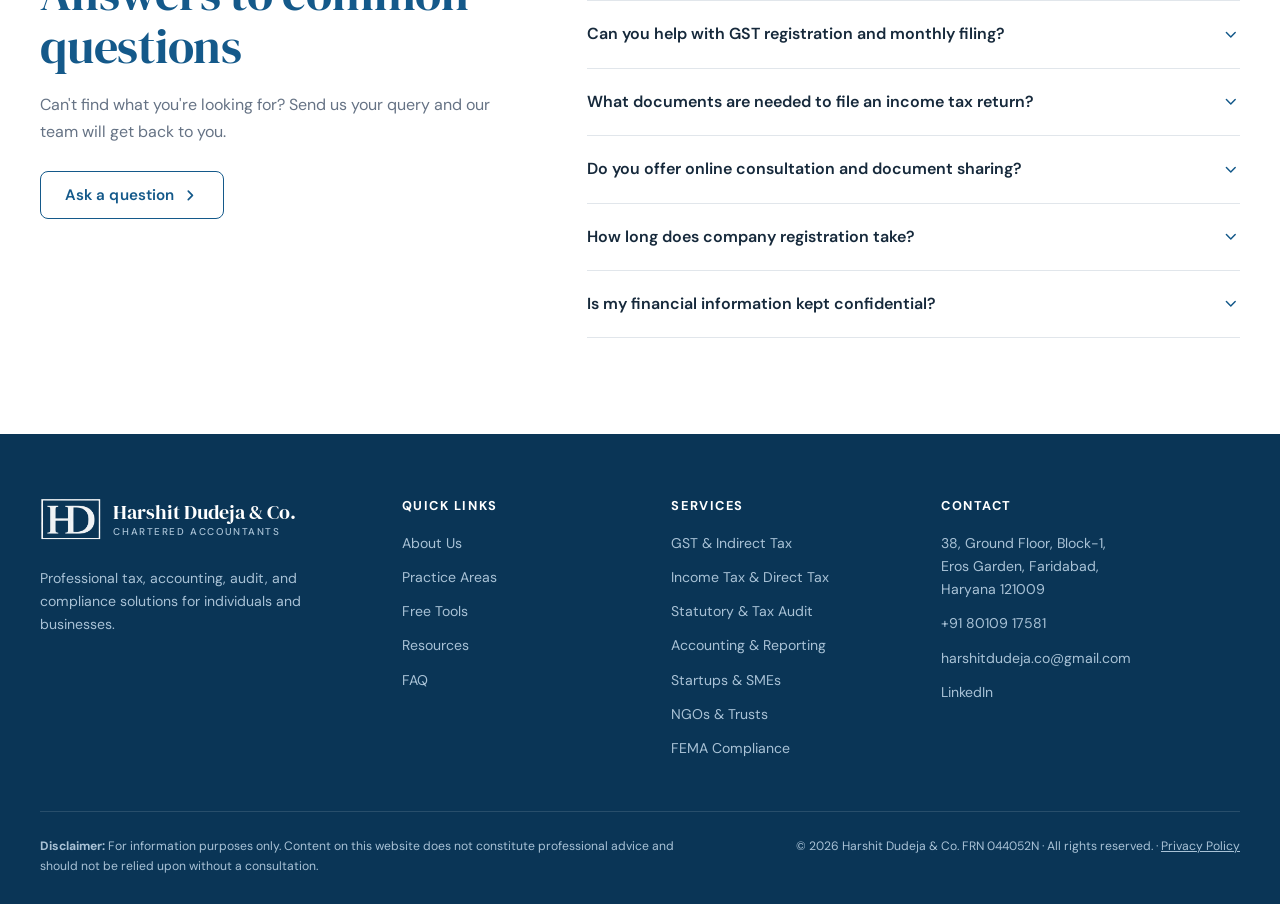
<file: resources.html>
<!DOCTYPE html>
<html lang="en">
<head>
  <meta charset="UTF-8">
  <meta name="viewport" content="width=device-width, initial-scale=1">
  <title>Resources &amp; FAQ | Harshit Dudeja &amp; Co.</title>
  <meta name="description" content="Compliance calendar, document checklists and frequently asked questions.">
  <meta name="theme-color" content="#14598A">
  <link rel="icon" href="images/favicon.png" type="image/png">
  <link rel="apple-touch-icon" href="images/favicon.png">
  <link rel="preconnect" href="https://fonts.googleapis.com">
  <link rel="preconnect" href="https://fonts.gstatic.com" crossorigin>
  <link href="https://fonts.googleapis.com/css2?family=DM+Sans:wght@400;500;600;700&family=DM+Serif+Display&display=swap" rel="stylesheet">
  <link rel="stylesheet" href="style.css?v=14">
  <script type="application/ld+json">
  {
    "@context": "https://schema.org",
    "@type": "AccountingService",
    "name": "Harshit Dudeja & Co.",
    "telephone": "+918010917581",
    "email": "harshitdudeja.co@gmail.com",
    "address": {
      "@type": "PostalAddress",
      "streetAddress": "38, Ground Floor, Block-1, Eros Garden",
      "addressLocality": "Faridabad",
      "addressRegion": "Haryana",
      "postalCode": "121009",
      "addressCountry": "IN"
    },
    "openingHours": "Mo-Sa 10:00-18:00",
    "sameAs": ["https://www.linkedin.com/in/ca-harshit-dudeja"]
  }
  </script>
</head>
<body>

<!-- Icon sprite -->
<svg width="0" height="0" style="position:absolute" aria-hidden="true">
  <defs>
    <symbol id="i-calc" viewBox="0 0 24 24" fill="none" stroke="currentColor" stroke-width="2" stroke-linecap="round" stroke-linejoin="round"><rect width="16" height="20" x="4" y="2" rx="2"/><path d="M8 6h8M8 11h.01M12 11h.01M16 11h.01M8 15h.01M12 15h.01M16 15h.01M8 19h.01M12 19h.01M16 19h.01"/></symbol>
    <symbol id="i-file" viewBox="0 0 24 24" fill="none" stroke="currentColor" stroke-width="2" stroke-linecap="round" stroke-linejoin="round"><path d="M14 2H6a2 2 0 0 0-2 2v16a2 2 0 0 0 2 2h12a2 2 0 0 0 2-2V8z"/><path d="M14 2v6h6M16 13H8M16 17H8M10 9H8"/></symbol>
    <symbol id="i-shield" viewBox="0 0 24 24" fill="none" stroke="currentColor" stroke-width="2" stroke-linecap="round" stroke-linejoin="round"><path d="M20 13c0 5-3.5 7.5-7.7 8.9a1 1 0 0 1-.6 0C7.5 20.5 4 18 4 13V6a1 1 0 0 1 1-1c2 0 4.5-1.2 6.2-2.7a1.2 1.2 0 0 1 1.6 0C14.5 3.8 17 5 19 5a1 1 0 0 1 1 1z"/><path d="m9 12 2 2 4-4"/></symbol>
    <symbol id="i-building" viewBox="0 0 24 24" fill="none" stroke="currentColor" stroke-width="2" stroke-linecap="round" stroke-linejoin="round"><rect width="16" height="20" x="4" y="2" rx="2"/><path d="M9 22v-4h6v4M8 6h.01M12 6h.01M16 6h.01M8 10h.01M12 10h.01M16 10h.01M8 14h.01M12 14h.01M16 14h.01"/></symbol>
    <symbol id="i-percent" viewBox="0 0 24 24" fill="none" stroke="currentColor" stroke-width="2" stroke-linecap="round" stroke-linejoin="round"><path d="M19 5 5 19"/><circle cx="6.5" cy="6.5" r="2.5"/><circle cx="17.5" cy="17.5" r="2.5"/></symbol>
    <symbol id="i-calendar" viewBox="0 0 24 24" fill="none" stroke="currentColor" stroke-width="2" stroke-linecap="round" stroke-linejoin="round"><path d="M8 2v4M16 2v4"/><rect width="18" height="18" x="3" y="4" rx="2"/><path d="M3 10h18"/></symbol>
    <symbol id="i-phone" viewBox="0 0 24 24" fill="none" stroke="currentColor" stroke-width="2" stroke-linecap="round" stroke-linejoin="round"><path d="M22 16.9v3a2 2 0 0 1-2.2 2 19.8 19.8 0 0 1-8.6-3.1 19.5 19.5 0 0 1-6-6A19.8 19.8 0 0 1 2.1 4.2 2 2 0 0 1 4.1 2h3a2 2 0 0 1 2 1.7c.1 1 .4 1.9.7 2.8a2 2 0 0 1-.5 2.1L8.1 9.9a16 16 0 0 0 6 6l1.3-1.3a2 2 0 0 1 2.1-.4c.9.3 1.8.6 2.8.7a2 2 0 0 1 1.7 2z"/></symbol>
    <symbol id="i-whatsapp" viewBox="0 0 24 24" fill="none" stroke="currentColor" stroke-width="2" stroke-linecap="round" stroke-linejoin="round"><path d="M7.9 20A9 9 0 1 0 4 16.1L2 22z"/><path d="M9.5 9.5c.5 2 2 3.5 4 4l1.2-1.2a.8.8 0 0 1 .9-.2l1.6.7a.8.8 0 0 1 .5.8c-.1 1-.9 1.9-2 1.9-3.6 0-7-3.4-7-7 0-1.1.9-1.9 1.9-2a.8.8 0 0 1 .8.5l.7 1.6a.8.8 0 0 1-.2.9z"/></symbol>
    <symbol id="i-check" viewBox="0 0 24 24" fill="none" stroke="currentColor" stroke-width="2.4" stroke-linecap="round" stroke-linejoin="round"><path d="M20 6 9 17l-5-5"/></symbol>
    <symbol id="i-arrow" viewBox="0 0 24 24" fill="none" stroke="currentColor" stroke-width="2.4" stroke-linecap="round" stroke-linejoin="round"><path d="m9 6 6 6-6 6"/></symbol>
    <symbol id="i-mail" viewBox="0 0 24 24" fill="none" stroke="currentColor" stroke-width="2" stroke-linecap="round" stroke-linejoin="round"><rect width="20" height="16" x="2" y="4" rx="2"/><path d="m22 7-8.97 5.7a1.94 1.94 0 0 1-2.06 0L2 7"/></symbol>
    <symbol id="i-clock" viewBox="0 0 24 24" fill="none" stroke="currentColor" stroke-width="2" stroke-linecap="round" stroke-linejoin="round"><circle cx="12" cy="12" r="10"/><path d="M12 6v6l4 2"/></symbol>
    <symbol id="i-menu" viewBox="0 0 24 24" fill="none" stroke="currentColor" stroke-width="2" stroke-linecap="round" stroke-linejoin="round"><path d="M4 6h16M4 12h16M4 18h16"/></symbol>
    <symbol id="i-x" viewBox="0 0 24 24" fill="none" stroke="currentColor" stroke-width="2" stroke-linecap="round" stroke-linejoin="round"><path d="M18 6 6 18M6 6l12 12"/></symbol>
    <symbol id="i-chevron" viewBox="0 0 24 24" fill="none" stroke="currentColor" stroke-width="2" stroke-linecap="round" stroke-linejoin="round"><path d="m6 9 6 6 6-6"/></symbol>
    <symbol id="i-up" viewBox="0 0 24 24" fill="none" stroke="currentColor" stroke-width="2.4" stroke-linecap="round" stroke-linejoin="round"><path d="m18 15-6-6-6 6"/></symbol>
  </defs>
</svg>

<a class="skip-link" href="#main">Skip to content</a>

<!-- ============ HEADER ============ -->
<header class="site-header" id="top">
  <div class="container header-inner">
    <a class="brand" href="index.html" aria-label="Harshit Dudeja &amp; Co. home">
      <img class="brand-logo" src="images/logo-mark.png" alt="" width="52" height="40">
      <span class="brand-text"><strong>Harshit Dudeja &amp; Co.</strong><small>Chartered Accountants</small></span>
    </a>

    <nav class="nav" id="nav" aria-label="Main navigation">
      <ul class="menu">
        <li><a href="index.html">Home</a></li>
        <li class="has-sub">
          <button class="sub-toggle" type="button" aria-expanded="false">About Us <svg class="i"><use href="#i-chevron"/></svg></button>
          <ul class="sub">
            <li><a href="index.html#about">About the firm</a></li>
            <li><a href="index.html#why">Why choose us</a></li>
            <li><a href="index.html#office">Office &amp; location</a></li>
            <li id="navGallery" hidden><a href="index.html#gallery">Gallery</a></li>
          </ul>
        </li>
        <li class="has-sub">
          <button class="sub-toggle" type="button" aria-expanded="false">Practice Areas <svg class="i"><use href="#i-chevron"/></svg></button>
          <ul class="sub">
            <li><a href="services.html#gst">GST &amp; Indirect Tax</a></li>
            <li><a href="services.html#income-tax">Income Tax &amp; Direct Tax</a></li>
            <li><a href="services.html#audit">Statutory &amp; Tax Audit</a></li>
            <li><a href="services.html#accounting">Financial Reporting &amp; Accounting</a></li>
            <li><a href="services.html#startups">Startups &amp; SMEs</a></li>
            <li><a href="services.html#ngo">NGOs, Trusts &amp; Non-Profits</a></li>
            <li><a href="services.html#fema">Cross-Border &amp; FEMA Compliance</a></li>
            <li><a href="services.html#sectors">Who we help</a></li>
          </ul>
        </li>
        <li><a href="tools.html">Free Tools</a></li>
        <li class="has-sub">
          <button class="sub-toggle" type="button" aria-expanded="false">Resources <svg class="i"><use href="#i-chevron"/></svg></button>
          <ul class="sub">
            <li><a href="resources.html">Compliance calendar</a></li>
            <li><a href="resources.html#checklist">Document checklist</a></li>
            <li><a href="insights.html">Insights</a></li>
            <li><a href="resources.html#faq">FAQ</a></li>
          </ul>
        </li>
        <li><a href="careers.html">Careers</a></li>
        <li><a href="index.html#contact">Contact</a></li>
        <li class="menu-cta"><a class="btn-connect" href="index.html#contact">Connect <svg class="i"><use href="#i-arrow"/></svg></a></li>
      </ul>
    </nav>

    <button class="menu-toggle" id="menuToggle" aria-label="Open menu" aria-expanded="false" aria-controls="nav">
      <svg class="i"><use href="#i-menu"/></svg>
    </button>
  </div>
</header>

<main id="main">
<section class="page-hero"><div class="container">
  <p class="crumb"><a href="index.html">Home</a> <span>»</span> Resources</p>
  <h1>Resources</h1><p>Due dates, document checklists and answers to common questions.</p>
</div></section>

<section class="section" id="resources">
  <div class="container">
    <div class="section-head">
      <p class="eyebrow">Stay prepared</p>
      <h2>Compliance calendar &amp; document checklists</h2>
      <p>Plan ahead for key due dates and arrive prepared with the right documents.</p>
    </div>

    <div class="grid-2">
      <div class="card panel">
        <div class="panel-head">
          <div><p class="eyebrow">Upcoming deadlines</p><h3>Compliance Calendar</h3></div>
          <span class="icon-box"><svg class="i"><use href="#i-calendar"/></svg></span>
        </div>
        <ul class="deadlines" id="deadlines"></ul>
        <a class="btn btn-outline block" href="https://wa.me/918010917581" data-wa="Hello, please remind me about my upcoming tax and GST due dates." target="_blank" rel="noopener">
          <svg class="i"><use href="#i-whatsapp"/></svg> Remind me on WhatsApp
        </a>
        <p class="fine">Standard monthly dates. Actual dates can change by government notification, so confirm with us for your case.</p>
      </div>

      <div class="card panel" id="checklist">
        <div class="panel-head">
          <div><p class="eyebrow">Be document-ready</p><h3>Document Checklist</h3></div>
          <span class="icon-box"><svg class="i"><use href="#i-file"/></svg></span>
        </div>

        <div class="tabs" role="tablist" aria-label="Document checklist">
          <button class="tab active" role="tab" id="tab-itr" aria-selected="true" aria-controls="panel-itr" data-tab="itr">ITR</button>
          <button class="tab" role="tab" id="tab-gst" aria-selected="false" aria-controls="panel-gst" data-tab="gst" tabindex="-1">GST</button>
          <button class="tab" role="tab" id="tab-co" aria-selected="false" aria-controls="panel-co" data-tab="co" tabindex="-1">Company Registration</button>
        </div>

        <ul class="doc-list" role="tabpanel" id="panel-itr" aria-labelledby="tab-itr">
          <li><svg class="i"><use href="#i-check"/></svg> PAN and Aadhaar card</li>
          <li><svg class="i"><use href="#i-check"/></svg> Form 16 / salary slips</li>
          <li><svg class="i"><use href="#i-check"/></svg> Form 26AS / AIS statement</li>
          <li><svg class="i"><use href="#i-check"/></svg> Bank account statements</li>
          <li><svg class="i"><use href="#i-check"/></svg> Investment and deduction proofs</li>
          <li><svg class="i"><use href="#i-check"/></svg> Capital gains statements, if applicable</li>
        </ul>
        <ul class="doc-list" role="tabpanel" id="panel-gst" aria-labelledby="tab-gst" hidden>
          <li><svg class="i"><use href="#i-check"/></svg> PAN and Aadhaar of proprietor / partners / directors</li>
          <li><svg class="i"><use href="#i-check"/></svg> Passport-size photograph</li>
          <li><svg class="i"><use href="#i-check"/></svg> Business address proof (rent agreement / electricity bill)</li>
          <li><svg class="i"><use href="#i-check"/></svg> Bank account details (cancelled cheque or statement)</li>
          <li><svg class="i"><use href="#i-check"/></svg> Partnership deed / incorporation certificate, if applicable</li>
        </ul>
        <ul class="doc-list" role="tabpanel" id="panel-co" aria-labelledby="tab-co" hidden>
          <li><svg class="i"><use href="#i-check"/></svg> PAN and Aadhaar of all directors / partners</li>
          <li><svg class="i"><use href="#i-check"/></svg> Passport-size photographs</li>
          <li><svg class="i"><use href="#i-check"/></svg> Address proof of directors (bank statement / utility bill)</li>
          <li><svg class="i"><use href="#i-check"/></svg> Registered office proof with owner's NOC</li>
          <li><svg class="i"><use href="#i-check"/></svg> Two or three proposed company / LLP names</li>
        </ul>

        <a class="link-blue" href="https://wa.me/918010917581" data-wa="Hello, I need help with documents for my filing." target="_blank" rel="noopener">Need help with documents? Ask our team <svg class="i"><use href="#i-arrow"/></svg></a>
      </div>
    </div>
  </div>
</section>


<section class="section" id="faq">
  <div class="container faq-grid">
    <div>
      <p class="eyebrow">Frequently asked questions</p>
      <h2>Answers to common questions</h2>
      <p class="muted">Can't find what you're looking for? Send us your query and our team will get back to you.</p>
      <a class="btn btn-outline" href="index.html#contact">Ask a question <svg class="i"><use href="#i-arrow"/></svg></a>
    </div>

    <div class="faq">
      <details>
        <summary>What types of clients do you work with? <svg class="i"><use href="#i-chevron"/></svg></summary>
        <p>We work with startups, NGOs and trusts, MSMEs, retail and trading businesses, professionals and individuals.</p>
      </details>
      <details>
        <summary>Can you help with GST registration and monthly filing? <svg class="i"><use href="#i-chevron"/></svg></summary>
        <p>Yes. We handle new GST registration, monthly and quarterly return filing, reconciliation of purchase data and replies to GST notices.</p>
      </details>
      <details>
        <summary>What documents are needed to file an income tax return? <svg class="i"><use href="#i-chevron"/></svg></summary>
        <p>Usually PAN, Aadhaar, Form 16 or salary slips, Form 26AS / AIS, bank statements and investment proofs. See the Document Checklist above for the full list, or message us and we will tell you exactly what applies to you.</p>
      </details>
      <details>
        <summary>Do you offer online consultation and document sharing? <svg class="i"><use href="#i-chevron"/></svg></summary>
        <p>Yes. We serve clients across India online. You can speak to us on phone or WhatsApp and share documents on WhatsApp, email or Google Drive, whichever you prefer.</p>
      </details>
      <details>
        <summary>How long does company registration take? <svg class="i"><use href="#i-chevron"/></svg></summary>
        <p>It depends on how quickly documents are ready and on government processing. Contact us with your requirement and we will give you a realistic timeline.</p>
      </details>
      <details>
        <summary>Is my financial information kept confidential? <svg class="i"><use href="#i-chevron"/></svg></summary>
        <p>Yes. Your documents and details are used only for the work you have asked us to do and are not shared with anyone else.</p>
      </details>
    </div>
  </div>
</section>

</main>

<!-- ============ FOOTER ============ -->
<footer class="site-footer">
  <div class="container footer-grid">
    <div>
      <a class="brand brand-light" href="index.html">
        <img class="brand-logo" src="images/logo-mark-white.png" alt="" width="52" height="40">
        <span class="brand-text"><strong>Harshit Dudeja &amp; Co.</strong><small>Chartered Accountants</small></span>
      </a>
      <p class="footer-about">Professional tax, accounting, audit, and compliance solutions for individuals and businesses.</p>
    </div>
    <div>
      <h4>Quick Links</h4>
      <a href="index.html#about">About Us</a>
      <a href="services.html">Practice Areas</a>
      <a href="tools.html">Free Tools</a>
      <a href="resources.html">Resources</a>
      <a href="resources.html#faq">FAQ</a>
    </div>
    <div>
      <h4>Services</h4>
      <a href="services.html#gst">GST &amp; Indirect Tax</a>
      <a href="services.html#income-tax">Income Tax &amp; Direct Tax</a>
      <a href="services.html#audit">Statutory &amp; Tax Audit</a>
      <a href="services.html#accounting">Accounting &amp; Reporting</a>
      <a href="services.html#startups">Startups &amp; SMEs</a>
      <a href="services.html#ngo">NGOs &amp; Trusts</a>
      <a href="services.html#fema">FEMA Compliance</a>
    </div>
    <div>
      <h4>Contact</h4>
      <span>38, Ground Floor, Block-1,<br>Eros Garden, Faridabad,<br>Haryana 121009</span>
      <a href="tel:+918010917581">+91 80109 17581</a>
      <a href="mailto:harshitdudeja.co@gmail.com">harshitdudeja.co@gmail.com</a>
      <a href="https://www.linkedin.com/in/ca-harshit-dudeja" target="_blank" rel="noopener">LinkedIn</a>
    </div>
  </div>
  <div class="container footer-bottom">
    <p><strong>Disclaimer:</strong> For information purposes only. Content on this website does not constitute professional advice and should not be relied upon without a consultation.</p>
    <p>© <span id="year">2026</span> Harshit Dudeja &amp; Co. FRN 044052N · All rights reserved. · <a class="text-btn" href="privacy.html">Privacy Policy</a></p>
  </div>
</footer>

<!-- Floating buttons -->
<a class="wa-float" id="waFloat" href="https://wa.me/918010917581" data-wa="Hello Harshit Dudeja & Co., I need some help." target="_blank" rel="noopener" aria-label="Chat with us on WhatsApp">
  <svg class="i"><use href="#i-whatsapp"/></svg>
  <span class="wa-tip">Chat with us</span>
</a>
<button class="to-top" id="toTop" aria-label="Back to top" hidden><svg class="i"><use href="#i-up"/></svg></button>

<!-- Mobile sticky bar -->
<div class="mobile-bar">
  <a class="btn btn-outline" href="tel:+918010917581"><svg class="i"><use href="#i-phone"/></svg> Call</a>
  <a class="btn btn-wa" href="https://wa.me/918010917581" data-wa="Hello Harshit Dudeja & Co., I need some help." target="_blank" rel="noopener"><svg class="i"><use href="#i-whatsapp"/></svg> WhatsApp</a>
</div>

<!-- Article / policy modal -->
<dialog class="modal" id="modal" aria-labelledby="modalTitle">
  <div class="modal-inner">
    <button class="modal-close" id="modalClose" aria-label="Close"><svg class="i"><use href="#i-x"/></svg></button>
    <h3 id="modalTitle"></h3>
    <div id="modalBody"></div>
    <a class="btn btn-wa" id="modalWa" href="https://wa.me/918010917581" target="_blank" rel="noopener"><svg class="i"><use href="#i-whatsapp"/></svg> Ask us about this</a>
  </div>
</dialog>

<script src="script.js?v=14"></script>
</body>
</html>
</file>
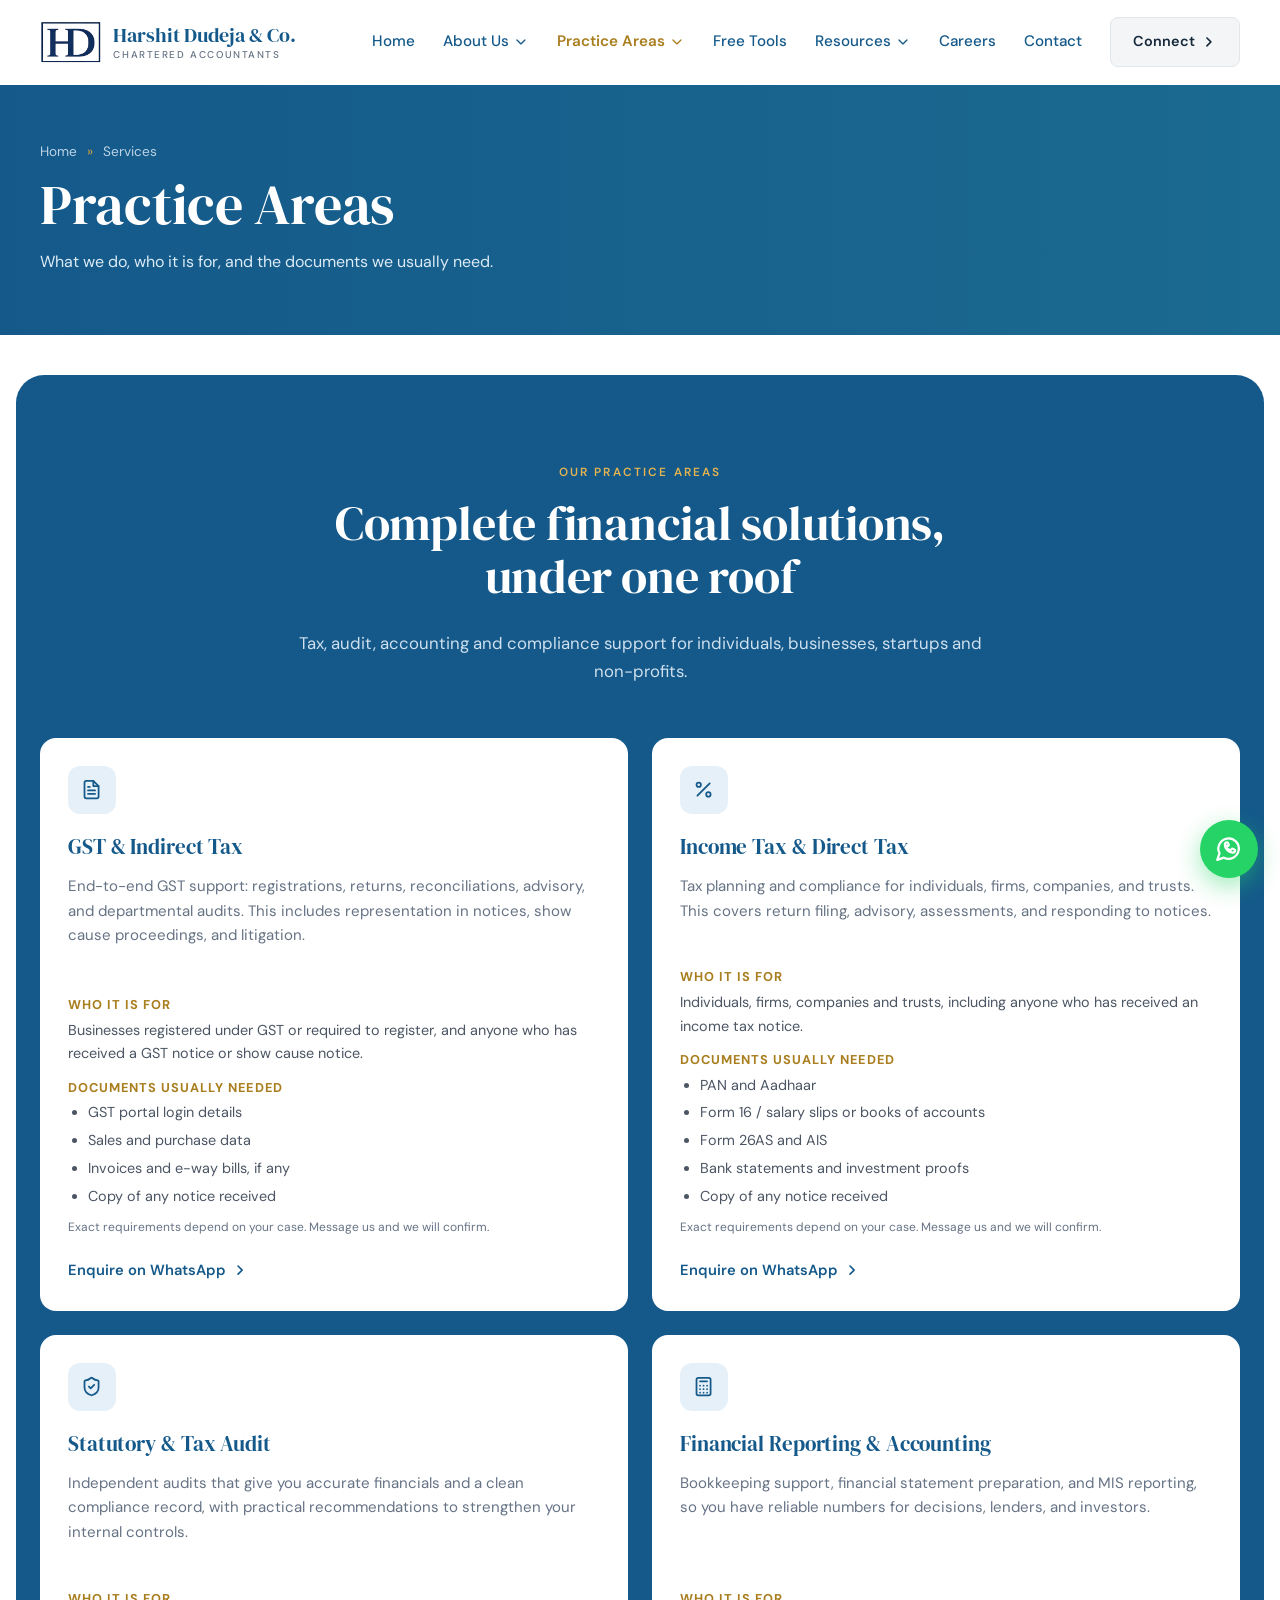
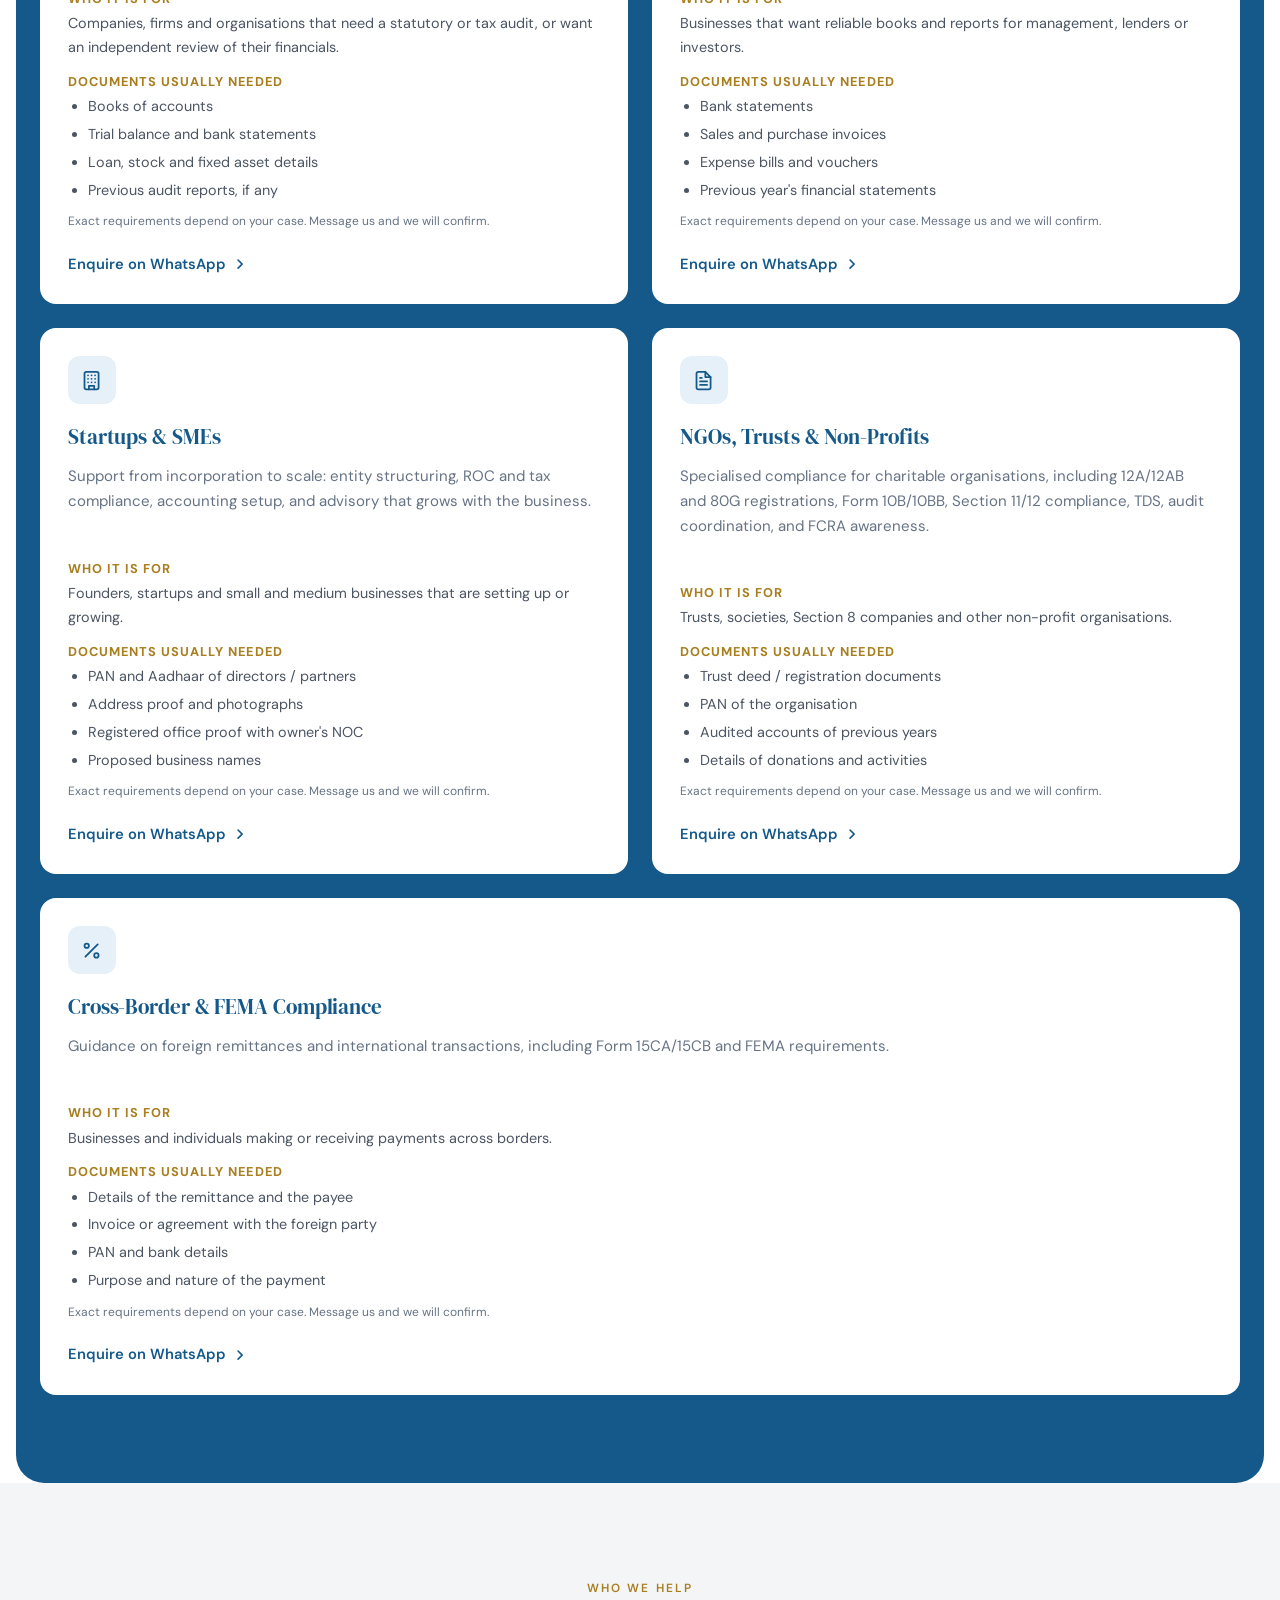
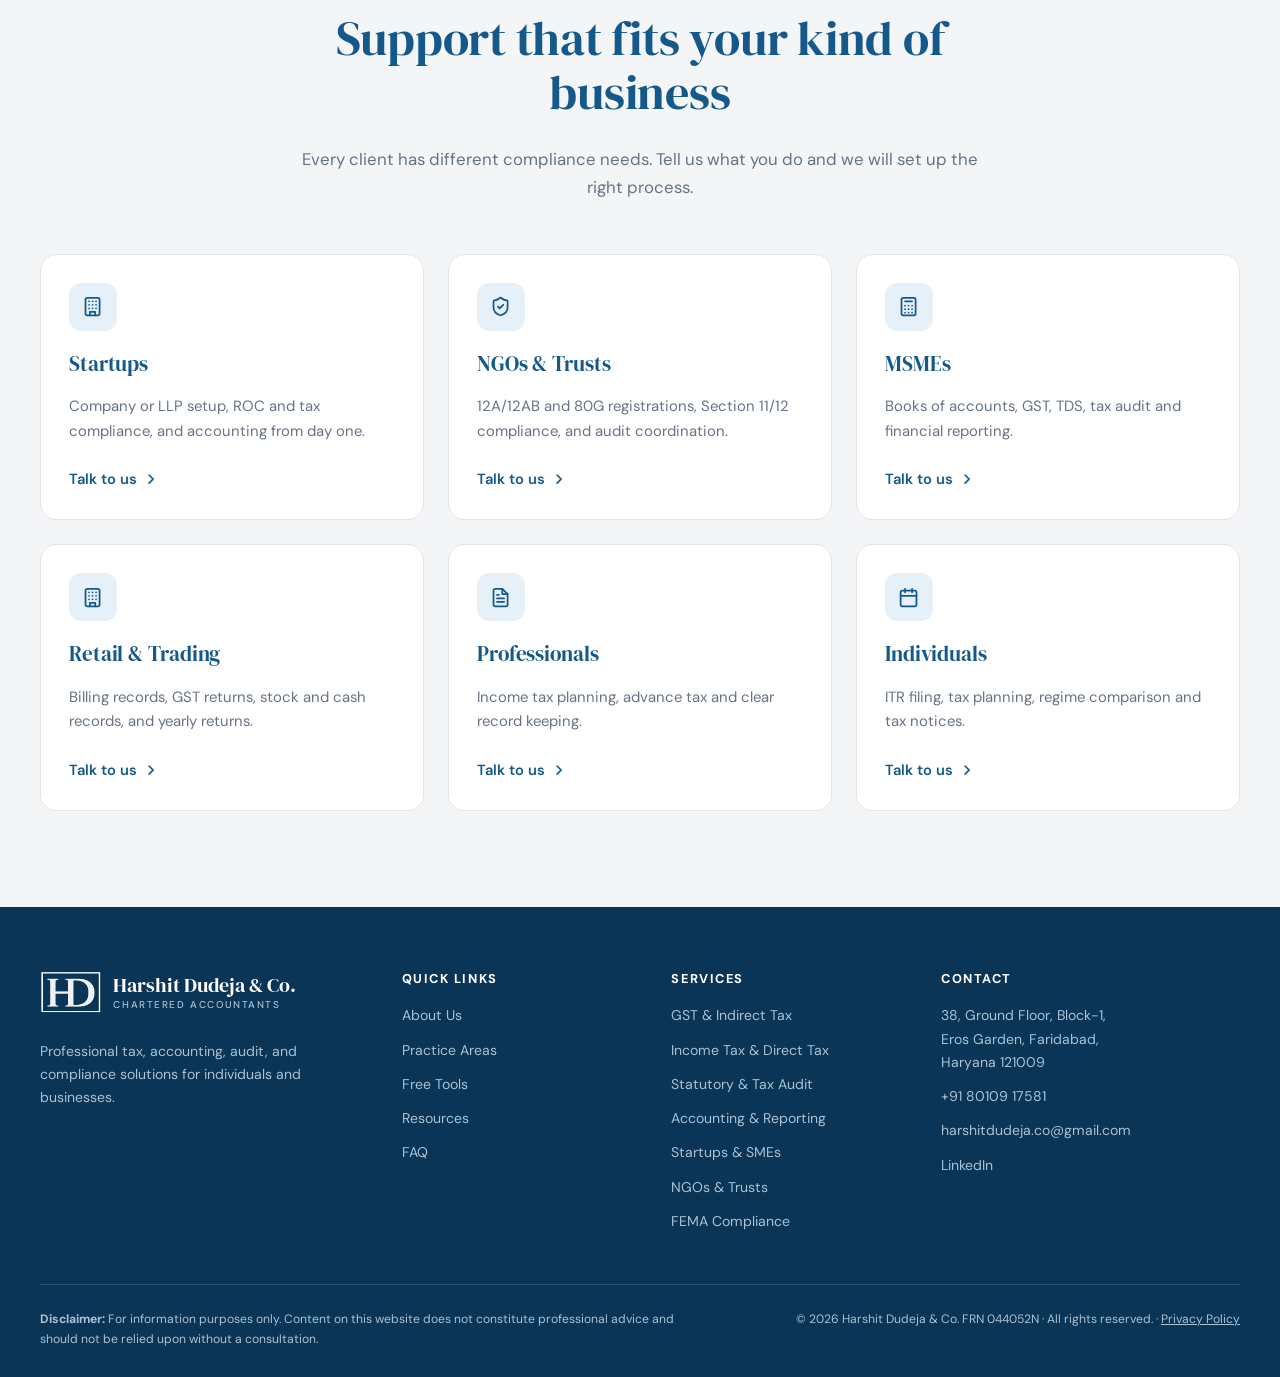
<file: services.html>
<!DOCTYPE html>
<html lang="en">
<head>
  <meta charset="UTF-8">
  <meta name="viewport" content="width=device-width, initial-scale=1">
  <title>Practice Areas | Harshit Dudeja &amp; Co.</title>
  <meta name="description" content="GST, income tax, audit, accounting, startups, NGOs and FEMA compliance services by Harshit Dudeja &amp; Co., Faridabad.">
  <meta name="theme-color" content="#14598A">
  <link rel="icon" href="images/favicon.png" type="image/png">
  <link rel="apple-touch-icon" href="images/favicon.png">
  <link rel="preconnect" href="https://fonts.googleapis.com">
  <link rel="preconnect" href="https://fonts.gstatic.com" crossorigin>
  <link href="https://fonts.googleapis.com/css2?family=DM+Sans:wght@400;500;600;700&family=DM+Serif+Display&display=swap" rel="stylesheet">
  <link rel="stylesheet" href="style.css?v=14">
  <script type="application/ld+json">
  {
    "@context": "https://schema.org",
    "@type": "AccountingService",
    "name": "Harshit Dudeja & Co.",
    "telephone": "+918010917581",
    "email": "harshitdudeja.co@gmail.com",
    "address": {
      "@type": "PostalAddress",
      "streetAddress": "38, Ground Floor, Block-1, Eros Garden",
      "addressLocality": "Faridabad",
      "addressRegion": "Haryana",
      "postalCode": "121009",
      "addressCountry": "IN"
    },
    "openingHours": "Mo-Sa 10:00-18:00",
    "sameAs": ["https://www.linkedin.com/in/ca-harshit-dudeja"]
  }
  </script>
</head>
<body>

<!-- Icon sprite -->
<svg width="0" height="0" style="position:absolute" aria-hidden="true">
  <defs>
    <symbol id="i-calc" viewBox="0 0 24 24" fill="none" stroke="currentColor" stroke-width="2" stroke-linecap="round" stroke-linejoin="round"><rect width="16" height="20" x="4" y="2" rx="2"/><path d="M8 6h8M8 11h.01M12 11h.01M16 11h.01M8 15h.01M12 15h.01M16 15h.01M8 19h.01M12 19h.01M16 19h.01"/></symbol>
    <symbol id="i-file" viewBox="0 0 24 24" fill="none" stroke="currentColor" stroke-width="2" stroke-linecap="round" stroke-linejoin="round"><path d="M14 2H6a2 2 0 0 0-2 2v16a2 2 0 0 0 2 2h12a2 2 0 0 0 2-2V8z"/><path d="M14 2v6h6M16 13H8M16 17H8M10 9H8"/></symbol>
    <symbol id="i-shield" viewBox="0 0 24 24" fill="none" stroke="currentColor" stroke-width="2" stroke-linecap="round" stroke-linejoin="round"><path d="M20 13c0 5-3.5 7.5-7.7 8.9a1 1 0 0 1-.6 0C7.5 20.5 4 18 4 13V6a1 1 0 0 1 1-1c2 0 4.5-1.2 6.2-2.7a1.2 1.2 0 0 1 1.6 0C14.5 3.8 17 5 19 5a1 1 0 0 1 1 1z"/><path d="m9 12 2 2 4-4"/></symbol>
    <symbol id="i-building" viewBox="0 0 24 24" fill="none" stroke="currentColor" stroke-width="2" stroke-linecap="round" stroke-linejoin="round"><rect width="16" height="20" x="4" y="2" rx="2"/><path d="M9 22v-4h6v4M8 6h.01M12 6h.01M16 6h.01M8 10h.01M12 10h.01M16 10h.01M8 14h.01M12 14h.01M16 14h.01"/></symbol>
    <symbol id="i-percent" viewBox="0 0 24 24" fill="none" stroke="currentColor" stroke-width="2" stroke-linecap="round" stroke-linejoin="round"><path d="M19 5 5 19"/><circle cx="6.5" cy="6.5" r="2.5"/><circle cx="17.5" cy="17.5" r="2.5"/></symbol>
    <symbol id="i-calendar" viewBox="0 0 24 24" fill="none" stroke="currentColor" stroke-width="2" stroke-linecap="round" stroke-linejoin="round"><path d="M8 2v4M16 2v4"/><rect width="18" height="18" x="3" y="4" rx="2"/><path d="M3 10h18"/></symbol>
    <symbol id="i-phone" viewBox="0 0 24 24" fill="none" stroke="currentColor" stroke-width="2" stroke-linecap="round" stroke-linejoin="round"><path d="M22 16.9v3a2 2 0 0 1-2.2 2 19.8 19.8 0 0 1-8.6-3.1 19.5 19.5 0 0 1-6-6A19.8 19.8 0 0 1 2.1 4.2 2 2 0 0 1 4.1 2h3a2 2 0 0 1 2 1.7c.1 1 .4 1.9.7 2.8a2 2 0 0 1-.5 2.1L8.1 9.9a16 16 0 0 0 6 6l1.3-1.3a2 2 0 0 1 2.1-.4c.9.3 1.8.6 2.8.7a2 2 0 0 1 1.7 2z"/></symbol>
    <symbol id="i-whatsapp" viewBox="0 0 24 24" fill="none" stroke="currentColor" stroke-width="2" stroke-linecap="round" stroke-linejoin="round"><path d="M7.9 20A9 9 0 1 0 4 16.1L2 22z"/><path d="M9.5 9.5c.5 2 2 3.5 4 4l1.2-1.2a.8.8 0 0 1 .9-.2l1.6.7a.8.8 0 0 1 .5.8c-.1 1-.9 1.9-2 1.9-3.6 0-7-3.4-7-7 0-1.1.9-1.9 1.9-2a.8.8 0 0 1 .8.5l.7 1.6a.8.8 0 0 1-.2.9z"/></symbol>
    <symbol id="i-check" viewBox="0 0 24 24" fill="none" stroke="currentColor" stroke-width="2.4" stroke-linecap="round" stroke-linejoin="round"><path d="M20 6 9 17l-5-5"/></symbol>
    <symbol id="i-arrow" viewBox="0 0 24 24" fill="none" stroke="currentColor" stroke-width="2.4" stroke-linecap="round" stroke-linejoin="round"><path d="m9 6 6 6-6 6"/></symbol>
    <symbol id="i-mail" viewBox="0 0 24 24" fill="none" stroke="currentColor" stroke-width="2" stroke-linecap="round" stroke-linejoin="round"><rect width="20" height="16" x="2" y="4" rx="2"/><path d="m22 7-8.97 5.7a1.94 1.94 0 0 1-2.06 0L2 7"/></symbol>
    <symbol id="i-clock" viewBox="0 0 24 24" fill="none" stroke="currentColor" stroke-width="2" stroke-linecap="round" stroke-linejoin="round"><circle cx="12" cy="12" r="10"/><path d="M12 6v6l4 2"/></symbol>
    <symbol id="i-menu" viewBox="0 0 24 24" fill="none" stroke="currentColor" stroke-width="2" stroke-linecap="round" stroke-linejoin="round"><path d="M4 6h16M4 12h16M4 18h16"/></symbol>
    <symbol id="i-x" viewBox="0 0 24 24" fill="none" stroke="currentColor" stroke-width="2" stroke-linecap="round" stroke-linejoin="round"><path d="M18 6 6 18M6 6l12 12"/></symbol>
    <symbol id="i-chevron" viewBox="0 0 24 24" fill="none" stroke="currentColor" stroke-width="2" stroke-linecap="round" stroke-linejoin="round"><path d="m6 9 6 6 6-6"/></symbol>
    <symbol id="i-up" viewBox="0 0 24 24" fill="none" stroke="currentColor" stroke-width="2.4" stroke-linecap="round" stroke-linejoin="round"><path d="m18 15-6-6-6 6"/></symbol>
  </defs>
</svg>

<a class="skip-link" href="#main">Skip to content</a>

<!-- ============ HEADER ============ -->
<header class="site-header" id="top">
  <div class="container header-inner">
    <a class="brand" href="index.html" aria-label="Harshit Dudeja &amp; Co. home">
      <img class="brand-logo" src="images/logo-mark.png" alt="" width="52" height="40">
      <span class="brand-text"><strong>Harshit Dudeja &amp; Co.</strong><small>Chartered Accountants</small></span>
    </a>

    <nav class="nav" id="nav" aria-label="Main navigation">
      <ul class="menu">
        <li><a href="index.html">Home</a></li>
        <li class="has-sub">
          <button class="sub-toggle" type="button" aria-expanded="false">About Us <svg class="i"><use href="#i-chevron"/></svg></button>
          <ul class="sub">
            <li><a href="index.html#about">About the firm</a></li>
            <li><a href="index.html#why">Why choose us</a></li>
            <li><a href="index.html#office">Office &amp; location</a></li>
            <li id="navGallery" hidden><a href="index.html#gallery">Gallery</a></li>
          </ul>
        </li>
        <li class="has-sub">
          <button class="sub-toggle" type="button" aria-expanded="false">Practice Areas <svg class="i"><use href="#i-chevron"/></svg></button>
          <ul class="sub">
            <li><a href="services.html#gst">GST &amp; Indirect Tax</a></li>
            <li><a href="services.html#income-tax">Income Tax &amp; Direct Tax</a></li>
            <li><a href="services.html#audit">Statutory &amp; Tax Audit</a></li>
            <li><a href="services.html#accounting">Financial Reporting &amp; Accounting</a></li>
            <li><a href="services.html#startups">Startups &amp; SMEs</a></li>
            <li><a href="services.html#ngo">NGOs, Trusts &amp; Non-Profits</a></li>
            <li><a href="services.html#fema">Cross-Border &amp; FEMA Compliance</a></li>
            <li><a href="services.html#sectors">Who we help</a></li>
          </ul>
        </li>
        <li><a href="tools.html">Free Tools</a></li>
        <li class="has-sub">
          <button class="sub-toggle" type="button" aria-expanded="false">Resources <svg class="i"><use href="#i-chevron"/></svg></button>
          <ul class="sub">
            <li><a href="resources.html">Compliance calendar</a></li>
            <li><a href="resources.html#checklist">Document checklist</a></li>
            <li><a href="insights.html">Insights</a></li>
            <li><a href="resources.html#faq">FAQ</a></li>
          </ul>
        </li>
        <li><a href="careers.html">Careers</a></li>
        <li><a href="index.html#contact">Contact</a></li>
        <li class="menu-cta"><a class="btn-connect" href="index.html#contact">Connect <svg class="i"><use href="#i-arrow"/></svg></a></li>
      </ul>
    </nav>

    <button class="menu-toggle" id="menuToggle" aria-label="Open menu" aria-expanded="false" aria-controls="nav">
      <svg class="i"><use href="#i-menu"/></svg>
    </button>
  </div>
</header>

<main id="main">
<section class="page-hero"><div class="container">
  <p class="crumb"><a href="index.html">Home</a> <span>»</span> Services</p>
  <h1>Practice Areas</h1><p>What we do, who it is for, and the documents we usually need.</p>
</div></section>

<section class="band" id="services">
  <div class="panel-blue">
    <div class="container">
      <div class="section-head on-dark">
        <p class="eyebrow">Our practice areas</p>
        <h2>Complete financial solutions, under one roof</h2>
        <p>Tax, audit, accounting and compliance support for individuals, businesses, startups and non-profits.</p>
      </div>
      <div class="grid-3">
        <article class="card service" id="gst">
          <span class="icon-box"><svg class="i"><use href="#i-file"/></svg></span>
          <h3>GST &amp; Indirect Tax</h3>
          <p>End-to-end GST support: registrations, returns, reconciliations, advisory, and departmental audits. This includes representation in notices, show cause proceedings, and litigation.</p>
          <a class="link-blue" href="https://wa.me/918010917581" data-wa="Hello, I need help with GST & Indirect Tax." target="_blank" rel="noopener">Enquire on WhatsApp <svg class="i"><use href="#i-arrow"/></svg></a>
        </article>
        <article class="card service" id="income-tax">
          <span class="icon-box"><svg class="i"><use href="#i-percent"/></svg></span>
          <h3>Income Tax &amp; Direct Tax</h3>
          <p>Tax planning and compliance for individuals, firms, companies, and trusts. This covers return filing, advisory, assessments, and responding to notices.</p>
          <a class="link-blue" href="https://wa.me/918010917581" data-wa="Hello, I need help with Income Tax & Direct Tax." target="_blank" rel="noopener">Enquire on WhatsApp <svg class="i"><use href="#i-arrow"/></svg></a>
        </article>
        <article class="card service" id="audit">
          <span class="icon-box"><svg class="i"><use href="#i-shield"/></svg></span>
          <h3>Statutory &amp; Tax Audit</h3>
          <p>Independent audits that give you accurate financials and a clean compliance record, with practical recommendations to strengthen your internal controls.</p>
          <a class="link-blue" href="https://wa.me/918010917581" data-wa="Hello, I need help with Statutory & Tax Audit." target="_blank" rel="noopener">Enquire on WhatsApp <svg class="i"><use href="#i-arrow"/></svg></a>
        </article>
        <article class="card service" id="accounting">
          <span class="icon-box"><svg class="i"><use href="#i-calc"/></svg></span>
          <h3>Financial Reporting &amp; Accounting</h3>
          <p>Bookkeeping support, financial statement preparation, and MIS reporting, so you have reliable numbers for decisions, lenders, and investors.</p>
          <a class="link-blue" href="https://wa.me/918010917581" data-wa="Hello, I need help with Financial Reporting & Accounting." target="_blank" rel="noopener">Enquire on WhatsApp <svg class="i"><use href="#i-arrow"/></svg></a>
        </article>
        <article class="card service" id="startups">
          <span class="icon-box"><svg class="i"><use href="#i-building"/></svg></span>
          <h3>Startups &amp; SMEs</h3>
          <p>Support from incorporation to scale: entity structuring, ROC and tax compliance, accounting setup, and advisory that grows with the business.</p>
          <a class="link-blue" href="https://wa.me/918010917581" data-wa="Hello, I need help with Startups & SMEs." target="_blank" rel="noopener">Enquire on WhatsApp <svg class="i"><use href="#i-arrow"/></svg></a>
        </article>
        <article class="card service" id="ngo">
          <span class="icon-box"><svg class="i"><use href="#i-file"/></svg></span>
          <h3>NGOs, Trusts &amp; Non-Profits</h3>
          <p>Specialised compliance for charitable organisations, including 12A/12AB and 80G registrations, Form 10B/10BB, Section 11/12 compliance, TDS, audit coordination, and FCRA awareness.</p>
          <a class="link-blue" href="https://wa.me/918010917581" data-wa="Hello, I need help with NGOs, Trusts & Non-Profits." target="_blank" rel="noopener">Enquire on WhatsApp <svg class="i"><use href="#i-arrow"/></svg></a>
        </article>
        <article class="card service" id="fema">
          <span class="icon-box"><svg class="i"><use href="#i-percent"/></svg></span>
          <h3>Cross-Border &amp; FEMA Compliance</h3>
          <p>Guidance on foreign remittances and international transactions, including Form 15CA/15CB and FEMA requirements.</p>
          <a class="link-blue" href="https://wa.me/918010917581" data-wa="Hello, I need help with Cross-Border & FEMA Compliance." target="_blank" rel="noopener">Enquire on WhatsApp <svg class="i"><use href="#i-arrow"/></svg></a>
        </article>
      </div>
    </div>
  </div>
</section>


<section class="section section-soft" id="sectors">
  <div class="container">
    <div class="section-head">
      <p class="eyebrow">Who we help</p>
      <h2>Support that fits your kind of business</h2>
      <p>Every client has different compliance needs. Tell us what you do and we will set up the right process.</p>
    </div>
    <div class="grid-3">
      <article class="card sector"><span class="icon-box"><svg class="i"><use href="#i-building"/></svg></span><h3>Startups</h3><p>Company or LLP setup, ROC and tax compliance, and accounting from day one.</p><a class="link-blue" href="https://wa.me/918010917581" data-wa="Hello, I am a startup and need help with compliance." target="_blank" rel="noopener">Talk to us <svg class="i"><use href="#i-arrow"/></svg></a></article>
      <article class="card sector"><span class="icon-box"><svg class="i"><use href="#i-shield"/></svg></span><h3>NGOs &amp; Trusts</h3><p>12A/12AB and 80G registrations, Section 11/12 compliance, and audit coordination.</p><a class="link-blue" href="https://wa.me/918010917581" data-wa="Hello, I run an NGO / trust and need help with compliance." target="_blank" rel="noopener">Talk to us <svg class="i"><use href="#i-arrow"/></svg></a></article>
      <article class="card sector"><span class="icon-box"><svg class="i"><use href="#i-calc"/></svg></span><h3>MSMEs</h3><p>Books of accounts, GST, TDS, tax audit and financial reporting.</p><a class="link-blue" href="https://wa.me/918010917581" data-wa="Hello, I run an MSME and need help with compliance." target="_blank" rel="noopener">Talk to us <svg class="i"><use href="#i-arrow"/></svg></a></article>
      <article class="card sector"><span class="icon-box"><svg class="i"><use href="#i-building"/></svg></span><h3>Retail &amp; Trading</h3><p>Billing records, GST returns, stock and cash records, and yearly returns.</p><a class="link-blue" href="https://wa.me/918010917581" data-wa="Hello, I run a retail / trading business and need help with compliance." target="_blank" rel="noopener">Talk to us <svg class="i"><use href="#i-arrow"/></svg></a></article>
      <article class="card sector"><span class="icon-box"><svg class="i"><use href="#i-file"/></svg></span><h3>Professionals</h3><p>Income tax planning, advance tax and clear record keeping.</p><a class="link-blue" href="https://wa.me/918010917581" data-wa="Hello, I am a professional and need help with tax." target="_blank" rel="noopener">Talk to us <svg class="i"><use href="#i-arrow"/></svg></a></article>
      <article class="card sector"><span class="icon-box"><svg class="i"><use href="#i-calendar"/></svg></span><h3>Individuals</h3><p>ITR filing, tax planning, regime comparison and tax notices.</p><a class="link-blue" href="https://wa.me/918010917581" data-wa="Hello, I am an individual and need help with my income tax." target="_blank" rel="noopener">Talk to us <svg class="i"><use href="#i-arrow"/></svg></a></article>
    </div>
  </div>
</section>

</main>

<!-- ============ FOOTER ============ -->
<footer class="site-footer">
  <div class="container footer-grid">
    <div>
      <a class="brand brand-light" href="index.html">
        <img class="brand-logo" src="images/logo-mark-white.png" alt="" width="52" height="40">
        <span class="brand-text"><strong>Harshit Dudeja &amp; Co.</strong><small>Chartered Accountants</small></span>
      </a>
      <p class="footer-about">Professional tax, accounting, audit, and compliance solutions for individuals and businesses.</p>
    </div>
    <div>
      <h4>Quick Links</h4>
      <a href="index.html#about">About Us</a>
      <a href="services.html">Practice Areas</a>
      <a href="tools.html">Free Tools</a>
      <a href="resources.html">Resources</a>
      <a href="resources.html#faq">FAQ</a>
    </div>
    <div>
      <h4>Services</h4>
      <a href="services.html#gst">GST &amp; Indirect Tax</a>
      <a href="services.html#income-tax">Income Tax &amp; Direct Tax</a>
      <a href="services.html#audit">Statutory &amp; Tax Audit</a>
      <a href="services.html#accounting">Accounting &amp; Reporting</a>
      <a href="services.html#startups">Startups &amp; SMEs</a>
      <a href="services.html#ngo">NGOs &amp; Trusts</a>
      <a href="services.html#fema">FEMA Compliance</a>
    </div>
    <div>
      <h4>Contact</h4>
      <span>38, Ground Floor, Block-1,<br>Eros Garden, Faridabad,<br>Haryana 121009</span>
      <a href="tel:+918010917581">+91 80109 17581</a>
      <a href="mailto:harshitdudeja.co@gmail.com">harshitdudeja.co@gmail.com</a>
      <a href="https://www.linkedin.com/in/ca-harshit-dudeja" target="_blank" rel="noopener">LinkedIn</a>
    </div>
  </div>
  <div class="container footer-bottom">
    <p><strong>Disclaimer:</strong> For information purposes only. Content on this website does not constitute professional advice and should not be relied upon without a consultation.</p>
    <p>© <span id="year">2026</span> Harshit Dudeja &amp; Co. FRN 044052N · All rights reserved. · <a class="text-btn" href="privacy.html">Privacy Policy</a></p>
  </div>
</footer>

<!-- Floating buttons -->
<a class="wa-float" id="waFloat" href="https://wa.me/918010917581" data-wa="Hello Harshit Dudeja & Co., I need some help." target="_blank" rel="noopener" aria-label="Chat with us on WhatsApp">
  <svg class="i"><use href="#i-whatsapp"/></svg>
  <span class="wa-tip">Chat with us</span>
</a>
<button class="to-top" id="toTop" aria-label="Back to top" hidden><svg class="i"><use href="#i-up"/></svg></button>

<!-- Mobile sticky bar -->
<div class="mobile-bar">
  <a class="btn btn-outline" href="tel:+918010917581"><svg class="i"><use href="#i-phone"/></svg> Call</a>
  <a class="btn btn-wa" href="https://wa.me/918010917581" data-wa="Hello Harshit Dudeja & Co., I need some help." target="_blank" rel="noopener"><svg class="i"><use href="#i-whatsapp"/></svg> WhatsApp</a>
</div>

<!-- Article / policy modal -->
<dialog class="modal" id="modal" aria-labelledby="modalTitle">
  <div class="modal-inner">
    <button class="modal-close" id="modalClose" aria-label="Close"><svg class="i"><use href="#i-x"/></svg></button>
    <h3 id="modalTitle"></h3>
    <div id="modalBody"></div>
    <a class="btn btn-wa" id="modalWa" href="https://wa.me/918010917581" target="_blank" rel="noopener"><svg class="i"><use href="#i-whatsapp"/></svg> Ask us about this</a>
  </div>
</dialog>

<script src="script.js?v=14"></script>
</body>
</html>
</file>
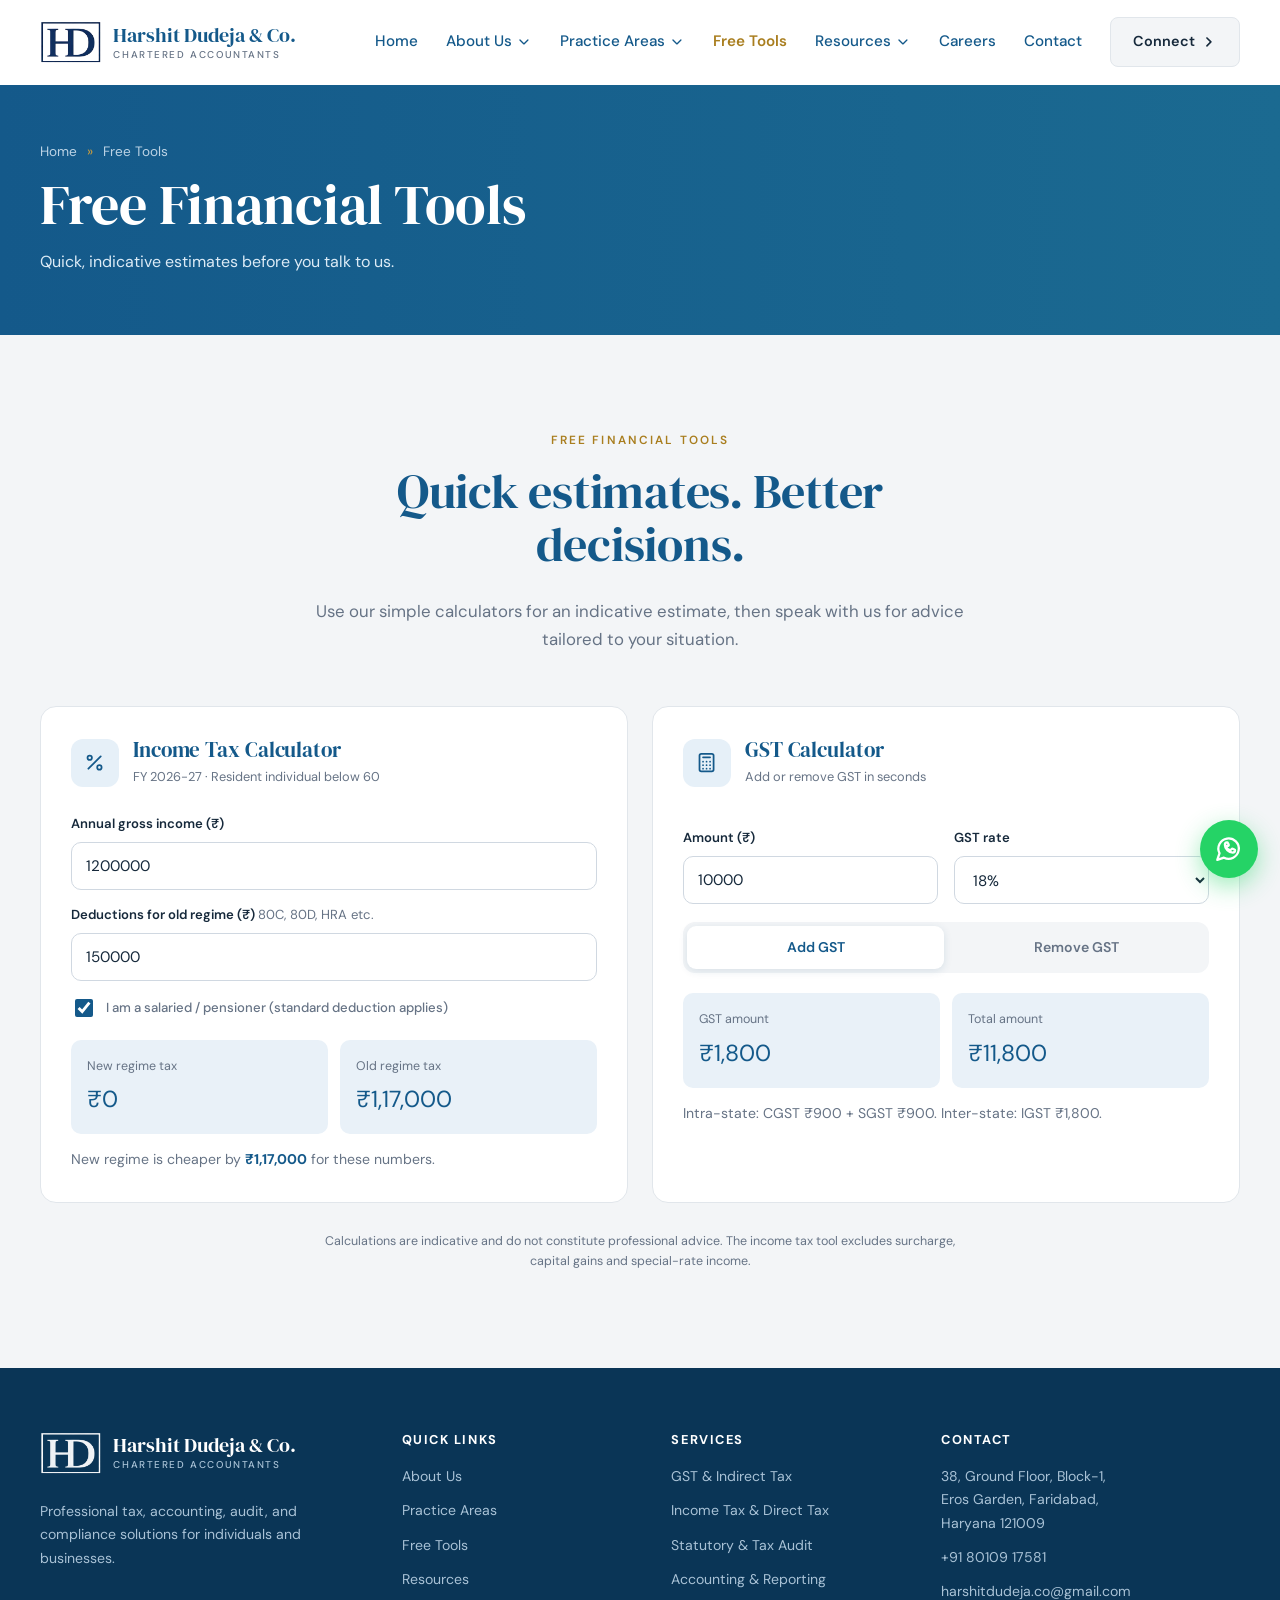
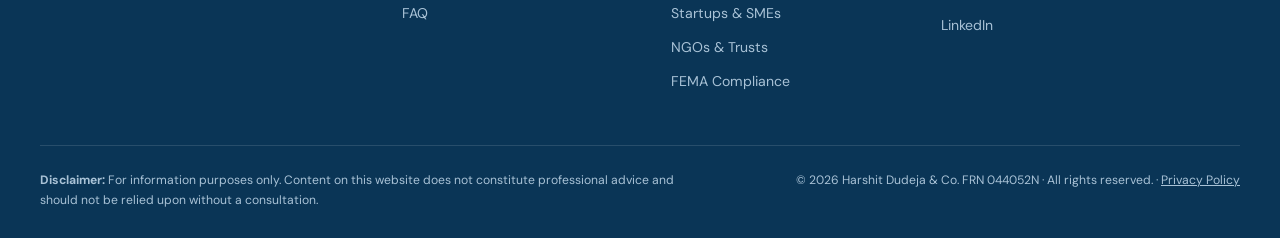
<file: tools.html>
<!DOCTYPE html>
<html lang="en">
<head>
  <meta charset="UTF-8">
  <meta name="viewport" content="width=device-width, initial-scale=1">
  <title>Free Tax &amp; GST Calculators | Harshit Dudeja &amp; Co.</title>
  <meta name="description" content="Free income tax calculator (old vs new regime) and GST calculator.">
  <meta name="theme-color" content="#14598A">
  <link rel="icon" href="images/favicon.png" type="image/png">
  <link rel="apple-touch-icon" href="images/favicon.png">
  <link rel="preconnect" href="https://fonts.googleapis.com">
  <link rel="preconnect" href="https://fonts.gstatic.com" crossorigin>
  <link href="https://fonts.googleapis.com/css2?family=DM+Sans:wght@400;500;600;700&family=DM+Serif+Display&display=swap" rel="stylesheet">
  <link rel="stylesheet" href="style.css?v=14">
  <script type="application/ld+json">
  {
    "@context": "https://schema.org",
    "@type": "AccountingService",
    "name": "Harshit Dudeja & Co.",
    "telephone": "+918010917581",
    "email": "harshitdudeja.co@gmail.com",
    "address": {
      "@type": "PostalAddress",
      "streetAddress": "38, Ground Floor, Block-1, Eros Garden",
      "addressLocality": "Faridabad",
      "addressRegion": "Haryana",
      "postalCode": "121009",
      "addressCountry": "IN"
    },
    "openingHours": "Mo-Sa 10:00-18:00",
    "sameAs": ["https://www.linkedin.com/in/ca-harshit-dudeja"]
  }
  </script>
</head>
<body>

<!-- Icon sprite -->
<svg width="0" height="0" style="position:absolute" aria-hidden="true">
  <defs>
    <symbol id="i-calc" viewBox="0 0 24 24" fill="none" stroke="currentColor" stroke-width="2" stroke-linecap="round" stroke-linejoin="round"><rect width="16" height="20" x="4" y="2" rx="2"/><path d="M8 6h8M8 11h.01M12 11h.01M16 11h.01M8 15h.01M12 15h.01M16 15h.01M8 19h.01M12 19h.01M16 19h.01"/></symbol>
    <symbol id="i-file" viewBox="0 0 24 24" fill="none" stroke="currentColor" stroke-width="2" stroke-linecap="round" stroke-linejoin="round"><path d="M14 2H6a2 2 0 0 0-2 2v16a2 2 0 0 0 2 2h12a2 2 0 0 0 2-2V8z"/><path d="M14 2v6h6M16 13H8M16 17H8M10 9H8"/></symbol>
    <symbol id="i-shield" viewBox="0 0 24 24" fill="none" stroke="currentColor" stroke-width="2" stroke-linecap="round" stroke-linejoin="round"><path d="M20 13c0 5-3.5 7.5-7.7 8.9a1 1 0 0 1-.6 0C7.5 20.5 4 18 4 13V6a1 1 0 0 1 1-1c2 0 4.5-1.2 6.2-2.7a1.2 1.2 0 0 1 1.6 0C14.5 3.8 17 5 19 5a1 1 0 0 1 1 1z"/><path d="m9 12 2 2 4-4"/></symbol>
    <symbol id="i-building" viewBox="0 0 24 24" fill="none" stroke="currentColor" stroke-width="2" stroke-linecap="round" stroke-linejoin="round"><rect width="16" height="20" x="4" y="2" rx="2"/><path d="M9 22v-4h6v4M8 6h.01M12 6h.01M16 6h.01M8 10h.01M12 10h.01M16 10h.01M8 14h.01M12 14h.01M16 14h.01"/></symbol>
    <symbol id="i-percent" viewBox="0 0 24 24" fill="none" stroke="currentColor" stroke-width="2" stroke-linecap="round" stroke-linejoin="round"><path d="M19 5 5 19"/><circle cx="6.5" cy="6.5" r="2.5"/><circle cx="17.5" cy="17.5" r="2.5"/></symbol>
    <symbol id="i-calendar" viewBox="0 0 24 24" fill="none" stroke="currentColor" stroke-width="2" stroke-linecap="round" stroke-linejoin="round"><path d="M8 2v4M16 2v4"/><rect width="18" height="18" x="3" y="4" rx="2"/><path d="M3 10h18"/></symbol>
    <symbol id="i-phone" viewBox="0 0 24 24" fill="none" stroke="currentColor" stroke-width="2" stroke-linecap="round" stroke-linejoin="round"><path d="M22 16.9v3a2 2 0 0 1-2.2 2 19.8 19.8 0 0 1-8.6-3.1 19.5 19.5 0 0 1-6-6A19.8 19.8 0 0 1 2.1 4.2 2 2 0 0 1 4.1 2h3a2 2 0 0 1 2 1.7c.1 1 .4 1.9.7 2.8a2 2 0 0 1-.5 2.1L8.1 9.9a16 16 0 0 0 6 6l1.3-1.3a2 2 0 0 1 2.1-.4c.9.3 1.8.6 2.8.7a2 2 0 0 1 1.7 2z"/></symbol>
    <symbol id="i-whatsapp" viewBox="0 0 24 24" fill="none" stroke="currentColor" stroke-width="2" stroke-linecap="round" stroke-linejoin="round"><path d="M7.9 20A9 9 0 1 0 4 16.1L2 22z"/><path d="M9.5 9.5c.5 2 2 3.5 4 4l1.2-1.2a.8.8 0 0 1 .9-.2l1.6.7a.8.8 0 0 1 .5.8c-.1 1-.9 1.9-2 1.9-3.6 0-7-3.4-7-7 0-1.1.9-1.9 1.9-2a.8.8 0 0 1 .8.5l.7 1.6a.8.8 0 0 1-.2.9z"/></symbol>
    <symbol id="i-check" viewBox="0 0 24 24" fill="none" stroke="currentColor" stroke-width="2.4" stroke-linecap="round" stroke-linejoin="round"><path d="M20 6 9 17l-5-5"/></symbol>
    <symbol id="i-arrow" viewBox="0 0 24 24" fill="none" stroke="currentColor" stroke-width="2.4" stroke-linecap="round" stroke-linejoin="round"><path d="m9 6 6 6-6 6"/></symbol>
    <symbol id="i-mail" viewBox="0 0 24 24" fill="none" stroke="currentColor" stroke-width="2" stroke-linecap="round" stroke-linejoin="round"><rect width="20" height="16" x="2" y="4" rx="2"/><path d="m22 7-8.97 5.7a1.94 1.94 0 0 1-2.06 0L2 7"/></symbol>
    <symbol id="i-clock" viewBox="0 0 24 24" fill="none" stroke="currentColor" stroke-width="2" stroke-linecap="round" stroke-linejoin="round"><circle cx="12" cy="12" r="10"/><path d="M12 6v6l4 2"/></symbol>
    <symbol id="i-menu" viewBox="0 0 24 24" fill="none" stroke="currentColor" stroke-width="2" stroke-linecap="round" stroke-linejoin="round"><path d="M4 6h16M4 12h16M4 18h16"/></symbol>
    <symbol id="i-x" viewBox="0 0 24 24" fill="none" stroke="currentColor" stroke-width="2" stroke-linecap="round" stroke-linejoin="round"><path d="M18 6 6 18M6 6l12 12"/></symbol>
    <symbol id="i-chevron" viewBox="0 0 24 24" fill="none" stroke="currentColor" stroke-width="2" stroke-linecap="round" stroke-linejoin="round"><path d="m6 9 6 6 6-6"/></symbol>
    <symbol id="i-up" viewBox="0 0 24 24" fill="none" stroke="currentColor" stroke-width="2.4" stroke-linecap="round" stroke-linejoin="round"><path d="m18 15-6-6-6 6"/></symbol>
  </defs>
</svg>

<a class="skip-link" href="#main">Skip to content</a>

<!-- ============ HEADER ============ -->
<header class="site-header" id="top">
  <div class="container header-inner">
    <a class="brand" href="index.html" aria-label="Harshit Dudeja &amp; Co. home">
      <img class="brand-logo" src="images/logo-mark.png" alt="" width="52" height="40">
      <span class="brand-text"><strong>Harshit Dudeja &amp; Co.</strong><small>Chartered Accountants</small></span>
    </a>

    <nav class="nav" id="nav" aria-label="Main navigation">
      <ul class="menu">
        <li><a href="index.html">Home</a></li>
        <li class="has-sub">
          <button class="sub-toggle" type="button" aria-expanded="false">About Us <svg class="i"><use href="#i-chevron"/></svg></button>
          <ul class="sub">
            <li><a href="index.html#about">About the firm</a></li>
            <li><a href="index.html#why">Why choose us</a></li>
            <li><a href="index.html#office">Office &amp; location</a></li>
            <li id="navGallery" hidden><a href="index.html#gallery">Gallery</a></li>
          </ul>
        </li>
        <li class="has-sub">
          <button class="sub-toggle" type="button" aria-expanded="false">Practice Areas <svg class="i"><use href="#i-chevron"/></svg></button>
          <ul class="sub">
            <li><a href="services.html#gst">GST &amp; Indirect Tax</a></li>
            <li><a href="services.html#income-tax">Income Tax &amp; Direct Tax</a></li>
            <li><a href="services.html#audit">Statutory &amp; Tax Audit</a></li>
            <li><a href="services.html#accounting">Financial Reporting &amp; Accounting</a></li>
            <li><a href="services.html#startups">Startups &amp; SMEs</a></li>
            <li><a href="services.html#ngo">NGOs, Trusts &amp; Non-Profits</a></li>
            <li><a href="services.html#fema">Cross-Border &amp; FEMA Compliance</a></li>
            <li><a href="services.html#sectors">Who we help</a></li>
          </ul>
        </li>
        <li><a href="tools.html">Free Tools</a></li>
        <li class="has-sub">
          <button class="sub-toggle" type="button" aria-expanded="false">Resources <svg class="i"><use href="#i-chevron"/></svg></button>
          <ul class="sub">
            <li><a href="resources.html">Compliance calendar</a></li>
            <li><a href="resources.html#checklist">Document checklist</a></li>
            <li><a href="insights.html">Insights</a></li>
            <li><a href="resources.html#faq">FAQ</a></li>
          </ul>
        </li>
        <li><a href="careers.html">Careers</a></li>
        <li><a href="index.html#contact">Contact</a></li>
        <li class="menu-cta"><a class="btn-connect" href="index.html#contact">Connect <svg class="i"><use href="#i-arrow"/></svg></a></li>
      </ul>
    </nav>

    <button class="menu-toggle" id="menuToggle" aria-label="Open menu" aria-expanded="false" aria-controls="nav">
      <svg class="i"><use href="#i-menu"/></svg>
    </button>
  </div>
</header>

<main id="main">
<section class="page-hero"><div class="container">
  <p class="crumb"><a href="index.html">Home</a> <span>»</span> Free Tools</p>
  <h1>Free Financial Tools</h1><p>Quick, indicative estimates before you talk to us.</p>
</div></section>

<section class="section section-soft" id="tools">
  <div class="container">
    <div class="section-head">
      <p class="eyebrow">Free financial tools</p>
      <h2>Quick estimates. Better decisions.</h2>
      <p>Use our simple calculators for an indicative estimate, then speak with us for advice tailored to your situation.</p>
    </div>

    <div class="grid-2">
      <div class="card tool">
        <div class="tool-head">
          <span class="icon-box"><svg class="i"><use href="#i-percent"/></svg></span>
          <div><h3>Income Tax Calculator</h3><small>FY 2026-27 · Resident individual below 60</small></div>
        </div>

        <label for="taxIncome">Annual gross income (₹)</label>
        <input type="number" id="taxIncome" inputmode="numeric" min="0" value="1200000">

        <label for="taxDeductions">Deductions for old regime (₹) <span class="hint">80C, 80D, HRA etc.</span></label>
        <input type="number" id="taxDeductions" inputmode="numeric" min="0" value="150000">

        <label class="check"><input type="checkbox" id="taxSalaried" checked> I am a salaried / pensioner (standard deduction applies)</label>

        <div class="result-grid" aria-live="polite">
          <div class="result"><span>New regime tax</span><strong id="taxNew">₹0</strong></div>
          <div class="result"><span>Old regime tax</span><strong id="taxOld">₹0</strong></div>
        </div>
        <p class="verdict" id="taxVerdict"></p>
      </div>

      <div class="card tool">
        <div class="tool-head">
          <span class="icon-box"><svg class="i"><use href="#i-calc"/></svg></span>
          <div><h3>GST Calculator</h3><small>Add or remove GST in seconds</small></div>
        </div>

        <div class="row-2">
          <div>
            <label for="gstAmount">Amount (₹)</label>
            <input type="number" id="gstAmount" inputmode="decimal" min="0" value="10000">
          </div>
          <div>
            <label for="gstRate">GST rate</label>
            <select id="gstRate">
              <option value="5">5%</option>
              <option value="18" selected>18%</option>
              <option value="40">40%</option>
              <option value="0">0% (nil-rated)</option>
            </select>
          </div>
        </div>

        <div class="segmented" role="group" aria-label="GST mode">
          <button type="button" class="seg active" data-mode="add">Add GST</button>
          <button type="button" class="seg" data-mode="remove">Remove GST</button>
        </div>

        <div class="result-grid" aria-live="polite">
          <div class="result"><span>GST amount</span><strong id="gstValue">₹0</strong></div>
          <div class="result"><span id="gstTotalLabel">Total amount</span><strong id="gstTotal">₹0</strong></div>
        </div>
        <p class="verdict" id="gstSplit"></p>
      </div>
    </div>

    <p class="tool-note">Calculations are indicative and do not constitute professional advice. The income tax tool excludes surcharge, capital gains and special-rate income.</p>
  </div>
</section>

</main>

<!-- ============ FOOTER ============ -->
<footer class="site-footer">
  <div class="container footer-grid">
    <div>
      <a class="brand brand-light" href="index.html">
        <img class="brand-logo" src="images/logo-mark-white.png" alt="" width="52" height="40">
        <span class="brand-text"><strong>Harshit Dudeja &amp; Co.</strong><small>Chartered Accountants</small></span>
      </a>
      <p class="footer-about">Professional tax, accounting, audit, and compliance solutions for individuals and businesses.</p>
    </div>
    <div>
      <h4>Quick Links</h4>
      <a href="index.html#about">About Us</a>
      <a href="services.html">Practice Areas</a>
      <a href="tools.html">Free Tools</a>
      <a href="resources.html">Resources</a>
      <a href="resources.html#faq">FAQ</a>
    </div>
    <div>
      <h4>Services</h4>
      <a href="services.html#gst">GST &amp; Indirect Tax</a>
      <a href="services.html#income-tax">Income Tax &amp; Direct Tax</a>
      <a href="services.html#audit">Statutory &amp; Tax Audit</a>
      <a href="services.html#accounting">Accounting &amp; Reporting</a>
      <a href="services.html#startups">Startups &amp; SMEs</a>
      <a href="services.html#ngo">NGOs &amp; Trusts</a>
      <a href="services.html#fema">FEMA Compliance</a>
    </div>
    <div>
      <h4>Contact</h4>
      <span>38, Ground Floor, Block-1,<br>Eros Garden, Faridabad,<br>Haryana 121009</span>
      <a href="tel:+918010917581">+91 80109 17581</a>
      <a href="mailto:harshitdudeja.co@gmail.com">harshitdudeja.co@gmail.com</a>
      <a href="https://www.linkedin.com/in/ca-harshit-dudeja" target="_blank" rel="noopener">LinkedIn</a>
    </div>
  </div>
  <div class="container footer-bottom">
    <p><strong>Disclaimer:</strong> For information purposes only. Content on this website does not constitute professional advice and should not be relied upon without a consultation.</p>
    <p>© <span id="year">2026</span> Harshit Dudeja &amp; Co. FRN 044052N · All rights reserved. · <a class="text-btn" href="privacy.html">Privacy Policy</a></p>
  </div>
</footer>

<!-- Floating buttons -->
<a class="wa-float" id="waFloat" href="https://wa.me/918010917581" data-wa="Hello Harshit Dudeja & Co., I need some help." target="_blank" rel="noopener" aria-label="Chat with us on WhatsApp">
  <svg class="i"><use href="#i-whatsapp"/></svg>
  <span class="wa-tip">Chat with us</span>
</a>
<button class="to-top" id="toTop" aria-label="Back to top" hidden><svg class="i"><use href="#i-up"/></svg></button>

<!-- Mobile sticky bar -->
<div class="mobile-bar">
  <a class="btn btn-outline" href="tel:+918010917581"><svg class="i"><use href="#i-phone"/></svg> Call</a>
  <a class="btn btn-wa" href="https://wa.me/918010917581" data-wa="Hello Harshit Dudeja & Co., I need some help." target="_blank" rel="noopener"><svg class="i"><use href="#i-whatsapp"/></svg> WhatsApp</a>
</div>

<!-- Article / policy modal -->
<dialog class="modal" id="modal" aria-labelledby="modalTitle">
  <div class="modal-inner">
    <button class="modal-close" id="modalClose" aria-label="Close"><svg class="i"><use href="#i-x"/></svg></button>
    <h3 id="modalTitle"></h3>
    <div id="modalBody"></div>
    <a class="btn btn-wa" id="modalWa" href="https://wa.me/918010917581" target="_blank" rel="noopener"><svg class="i"><use href="#i-whatsapp"/></svg> Ask us about this</a>
  </div>
</dialog>

<script src="script.js?v=14"></script>
</body>
</html>
</file>
<file: style.css>
/* =========================================================
   CA Harshit Dudeja & Co. — style.css
   Corporate blue + gold, rounded panels, dropdown navigation
   ========================================================= */

:root {
  --font-display: 'DM Serif Display', Georgia, 'Times New Roman', serif;
  --font-body: 'DM Sans', system-ui, -apple-system, 'Segoe UI', Roboto, sans-serif;
  --blue: #14598A;
  --blue-dark: #0E4670;
  --blue-deep: #0A3556;
  --gold: #D4A03A;
  --gold-dark: #A97E1F;
  --gold-soft: #FBF3DF;
  --green: #5E9E3E;
  --green-light: #9BD17A;
  --wa: #25D366;
  --ink: #16293B;
  --text: #4B5563;
  --muted: #667385;
  --line: #E1E6EB;
  --grey: #E9ECEF;
  --soft: #F3F5F7;
  --bg: #FFFFFF;
  --radius: 16px;
  --radius-sm: 10px;
  --shadow: 0 10px 30px rgba(14, 70, 112, .1);
  --header-h: 84px;
}

*, *::before, *::after { box-sizing: border-box; }
html { scroll-padding-top: calc(var(--header-h) + 8px); -webkit-text-size-adjust: 100%; }
body {
  margin: 0;
  font-family: var(--font-body);
  color: var(--text);
  background: var(--bg);
  line-height: 1.65;
  font-size: 16px;
}
img, svg, iframe { max-width: 100%; }
h1, h2, h3, h4 { font-family: var(--font-display); font-weight: 400; line-height: 1.2; margin: 0 0 .55em; color: var(--blue); letter-spacing: -.01em; }
h2 { font-size: clamp(1.8rem, 3.6vw, 2.7rem); }
h3 { font-size: 1.2rem; }
p { margin: 0 0 1em; }
a { color: inherit; }
button { font: inherit; cursor: pointer; }
ul, ol { margin: 0; padding: 0; list-style: none; }

.container { width: min(1200px, 100% - 40px); margin-inline: auto; }
.i { width: 1.1em; height: 1.1em; flex: none; vertical-align: -.18em; }
.gold { color: var(--gold); }
.muted { color: var(--muted); }
.center { text-align: center; }

:focus-visible { outline: 3px solid var(--gold); outline-offset: 2px; border-radius: 6px; }
.skip-link { position: absolute; left: -999px; top: 8px; background: var(--blue); color: #fff; padding: 10px 16px; border-radius: 8px; z-index: 300; }
.skip-link:focus { left: 8px; }

.eyebrow { font-size: .8rem; font-weight: 600; letter-spacing: .1em; text-transform: uppercase; color: var(--muted); margin-bottom: 14px; }
.eyebrow::before { content: "»"; color: var(--blue); font-weight: 700; margin-right: 8px; font-size: 1.1em; }

/* ---------- Buttons ---------- */
.btn {
  display: inline-flex; align-items: center; justify-content: center; gap: 8px;
  padding: 14px 24px; border-radius: 8px; border: 1.5px solid transparent;
  font-weight: 600; font-size: .95rem; text-decoration: none; line-height: 1.2;
  transition: transform .15s ease, background .2s ease, color .2s ease, box-shadow .2s ease, border-color .2s ease;
}
.btn:hover { transform: translateY(-2px); }
.btn.block { width: 100%; }
.btn-white { background: #fff; color: var(--blue); }
.btn-white:hover { box-shadow: 0 8px 22px rgba(0, 0, 0, .22); }
.btn-blue { background: var(--blue); color: #fff; }
.btn-blue:hover { background: var(--blue-dark); box-shadow: 0 8px 22px rgba(20, 89, 138, .35); }
.btn-wa { background: var(--wa); color: #06361A; }
.btn-wa:hover { background: #2FE06F; box-shadow: 0 8px 20px rgba(37, 211, 102, .35); }
.btn-outline { background: #fff; color: var(--blue); border-color: var(--blue); }
.btn-outline:hover { background: var(--blue); color: #fff; }

.link-blue { display: inline-flex; align-items: center; gap: 6px; color: var(--blue); font-weight: 600; font-size: .92rem; text-decoration: none; background: none; border: 0; padding: 0; }
.link-blue:hover { color: var(--gold-dark); }
.link-blue .i { transition: transform .2s ease; }
.link-blue:hover .i { transform: translateX(4px); }
.text-btn { background: none; border: 0; padding: 0; color: inherit; text-decoration: underline; font-size: inherit; }

/* ---------- Header + dropdown nav ---------- */
.site-header { position: sticky; top: 0; z-index: 100; background: #fff; border-bottom: 1px solid transparent; transition: box-shadow .2s ease, border-color .2s ease; }
.site-header.scrolled { box-shadow: 0 6px 24px rgba(14, 70, 112, .1); border-color: var(--line); }
.header-inner { display: flex; align-items: center; justify-content: space-between; height: var(--header-h); gap: 20px; }

.brand { display: inline-flex; align-items: center; gap: 12px; text-decoration: none; }
.brand-mark { display: grid; place-items: center; width: 44px; height: 44px; border-radius: 10px; background: var(--blue); color: var(--gold); font-family: var(--font-body); font-weight: 700; font-size: 1rem; }
.brand-text { display: flex; flex-direction: column; line-height: 1.2; }
.brand-text strong { font-family: var(--font-body); font-weight: 700; font-size: 1.05rem; color: var(--blue); }
.brand-text small { font-size: .72rem; color: var(--muted); letter-spacing: .02em; }
.brand-light .brand-text strong { color: #fff; }
.brand-light .brand-text small { color: #A9C2D6; }
.brand-light .brand-mark { background: rgba(255, 255, 255, .1); border: 1px solid rgba(212, 160, 58, .4); }

.menu { display: flex; align-items: center; gap: 4px; }
.menu > li { position: relative; }
.menu > li > a, .sub-toggle {
  display: inline-flex; align-items: center; gap: 4px; padding: 10px 12px;
  color: var(--blue); font-weight: 500; font-size: .95rem; text-decoration: none;
  background: none; border: 0; border-radius: 8px;
}
.menu > li > a:hover, .sub-toggle:hover { color: var(--gold-dark); }
.sub-toggle .i { font-size: .95em; transition: transform .2s ease; }

.sub {
  display: none; position: absolute; top: 100%; left: 0; min-width: 250px; z-index: 20;
  background: #fff; border: 1px solid var(--line); border-radius: 12px; padding: 8px;
  box-shadow: 0 20px 40px rgba(14, 70, 112, .16);
}
.sub a { display: block; padding: 10px 14px; border-radius: 8px; color: var(--ink); font-size: .9rem; text-decoration: none; }
.sub a:hover { background: var(--soft); color: var(--blue); }
@media (hover: hover) and (min-width: 1101px) {
  .has-sub:hover > .sub { display: block; }
  .has-sub:hover > .sub-toggle .i { transform: rotate(180deg); }
}
.has-sub.open > .sub { display: block; }
.has-sub.open > .sub-toggle .i { transform: rotate(180deg); }

.menu .btn-connect { display: inline-flex; align-items: center; gap: 6px; margin-left: 12px; padding: 12px 22px; border-radius: 8px; background: var(--soft); border: 1px solid var(--line); color: var(--ink); font-weight: 600; font-size: .9rem; text-decoration: none; transition: background .2s, color .2s; }
.menu .btn-connect:hover { background: var(--blue); color: #fff; }

.menu-toggle { display: none; width: 44px; height: 44px; border-radius: 10px; border: 1px solid var(--line); background: #fff; color: var(--blue); font-size: 1.3rem; align-items: center; justify-content: center; }

/* ---------- Hero ---------- */
.hero { position: relative; min-height: 560px; display: flex; align-items: center; overflow: hidden; color: #fff; }
.hero-bg {
  position: absolute; inset: 0;
  background:
    radial-gradient(circle at 78% 78%, rgba(212, 160, 58, .55), transparent 42%),
    linear-gradient(180deg, #2F5C7C 0%, #12395A 100%);
}
.skyline { position: absolute; right: 0; bottom: 0; width: 70%; height: 100%; }
.hero-photo { position: absolute; inset: 0; background: url("images/hero.jpg") center / cover no-repeat; }  /* optional: add images/hero.jpg */
.hero-overlay { position: absolute; inset: 0; background: linear-gradient(90deg, var(--blue) 0%, var(--blue) 34%, rgba(20, 89, 138, .86) 50%, rgba(20, 89, 138, .25) 82%, rgba(20, 89, 138, .1) 100%); }
.hero-inner { position: relative; z-index: 1; padding: 72px 0 96px; }
.hero-copy { max-width: 720px; }
.hero h1 { font-size: clamp(1.8rem, 3.7vw, 2.9rem); text-transform: uppercase; color: #fff; line-height: 1.22; margin-bottom: 22px; letter-spacing: .01em; }
.lead { color: #E3EEF7; font-size: 1.05rem; max-width: 540px; margin-bottom: 30px; }
.hero-actions { display: flex; flex-wrap: wrap; gap: 14px; }

.hero-tab { position: absolute; right: clamp(16px, 8vw, 120px); bottom: 0; z-index: 2; background: var(--gold); color: var(--blue-deep); padding: 18px 30px 16px; border-radius: 18px 18px 0 0; text-align: center; line-height: 1.1; }
.hero-tab small { display: block; font-size: .7rem; font-weight: 700; letter-spacing: .1em; text-transform: uppercase; margin-bottom: 4px; }
.hero-tab strong { font-family: var(--font-display); font-size: 1.9rem; }

/* ---------- Sections ---------- */
.section { padding: 96px 0; }
.section.tight { padding: 40px 0 0; }
.section-soft { background: var(--soft); }
.section-head { max-width: 700px; margin: 0 auto 52px; text-align: center; }
.section-head p:last-child { color: var(--muted); font-size: 1.05rem; margin-bottom: 0; }
.section-head.on-dark h2 { color: #fff; }
.section-head.on-dark .eyebrow { color: var(--green-light); }
.section-head.on-dark .eyebrow::before { color: var(--green-light); }
.section-head.on-dark p:last-child { color: #CFE0EE; }

.grid-3 { display: grid; grid-template-columns: repeat(3, 1fr); gap: 24px; }
.grid-2 { display: grid; grid-template-columns: repeat(2, 1fr); gap: 24px; }

.card { background: #fff; border: 1px solid var(--line); border-radius: var(--radius); }
.icon-box { display: grid; place-items: center; width: 48px; height: 48px; flex: none; border-radius: 12px; background: #E6F0F8; color: var(--blue); font-size: 1.2rem; }

/* About */
.about-grid { display: grid; grid-template-columns: .95fr 1.05fr; gap: 64px; align-items: center; }
.about-visual { display: grid; grid-template-columns: 1fr 1fr; grid-template-rows: 1fr 1fr; gap: 16px; height: 520px; }
.tile { border-radius: 14px; overflow: hidden; position: relative; }
.tile-photo { grid-row: 1 / 3; background: linear-gradient(160deg, var(--blue), var(--blue-deep)); }
.tile-photo img { position: absolute; inset: 0; width: 100%; height: 100%; object-fit: cover; }
.monogram { position: absolute; inset: 0; display: flex; flex-direction: column; align-items: center; justify-content: center; gap: 12px; color: #fff; }
.monogram span { display: grid; place-items: center; width: 92px; height: 92px; border-radius: 50%; border: 1px solid rgba(212, 160, 58, .6); background: rgba(255, 255, 255, .06); color: var(--gold); font-family: var(--font-body); font-weight: 700; font-size: 1.9rem; }
.monogram small { font-size: .85rem; color: #CFE0EE; }
.tile-art { display: grid; place-items: center; color: var(--gold); font-size: 3rem; }
.tile-art::before, .tile-art::after { content: ""; position: absolute; border-radius: 50%; border: 1px solid rgba(255, 255, 255, .14); }
.tile-art::before { width: 150px; height: 150px; }
.tile-art::after { width: 90px; height: 90px; }
.tile-art .i { position: relative; z-index: 1; width: 1em; height: 1em; }
.tile-a { background: #0E4670; }
.tile-b { background: #1B6A91; }

.about-copy h2 { margin-bottom: 18px; }
.about-copy p { max-width: 54ch; }
.about-copy .btn { margin-top: 12px; }

/* Facts strip */
.facts { display: grid; grid-template-columns: repeat(4, 1fr); gap: 28px; background: var(--grey); border-radius: 24px; padding: 44px 40px; }
.fact strong { display: block; font-family: var(--font-body); font-size: clamp(2.2rem, 4vw, 3.4rem); font-weight: 500; color: var(--blue); line-height: 1.1; margin-bottom: 10px; }
.fact span { display: block; font-size: .95rem; color: var(--text); line-height: 1.55; }

/* Blue panels (services, contact) */
.band { padding: 28px 16px 0; }
.panel-blue { max-width: 1380px; margin: 0 auto; background: var(--blue); border-radius: 28px; padding: 88px 0; color: #fff; }
#services { padding-top: 40px; }

.service { padding: 28px; display: flex; flex-direction: column; gap: 6px; transition: transform .2s ease, box-shadow .2s ease; border: 0; }
.service:hover { transform: translateY(-4px); box-shadow: 0 16px 36px rgba(0, 0, 0, .22); }
.service .icon-box { margin-bottom: 14px; }
.service h3 { margin-bottom: 8px; }
.service p { color: var(--muted); font-size: .94rem; flex: 1; margin-bottom: 20px; }

/* Why */
.why-grid { display: grid; grid-template-columns: 1.1fr .9fr; gap: 56px; align-items: center; }
.why-grid h2 { margin-bottom: 18px; }
.why-list { display: grid; grid-template-columns: repeat(2, 1fr); gap: 26px 28px; margin-top: 36px; }
.why-item { display: flex; gap: 14px; }
.tick { display: grid; place-items: center; width: 32px; height: 32px; flex: none; border-radius: 50%; background: #E6F0F8; color: var(--blue); font-size: .9rem; }
.why-item h3 { font-size: 1rem; margin-bottom: 4px; }
.why-item p { margin: 0; color: var(--muted); font-size: .88rem; }

.steps-card { background: var(--blue); color: #fff; border-radius: 24px; padding: 38px; box-shadow: var(--shadow); }
.steps-card .eyebrow { color: var(--green-light); }
.steps-card .eyebrow::before { color: var(--green-light); }
.steps-card h3 { font-size: 1.55rem; color: #fff; margin-bottom: 30px; }
.steps li { display: flex; gap: 18px; position: relative; padding-bottom: 26px; }
.steps li:last-child { padding-bottom: 0; }
.steps li:not(:last-child)::before { content: ""; position: absolute; left: 21px; top: 46px; bottom: 2px; width: 1px; background: rgba(255, 255, 255, .25); }
.step-num { display: grid; place-items: center; width: 44px; height: 44px; flex: none; border-radius: 50%; border: 1px solid rgba(212, 160, 58, .6); background: rgba(212, 160, 58, .12); color: var(--gold); font-weight: 600; font-size: .9rem; }
.steps strong { display: block; font-size: .98rem; }
.steps small { color: #BCD3E5; font-size: .84rem; }

/* Tools */
.tool { padding: 30px; }
.tool-head { display: flex; align-items: center; gap: 14px; margin-bottom: 24px; }
.tool-head h3 { margin: 0; }
.tool-head small { color: var(--muted); font-size: .8rem; }
label { display: block; font-size: .82rem; font-weight: 600; color: var(--ink); margin: 14px 0 7px; }
.hint { font-weight: 400; color: var(--muted); }
input[type="text"], input[type="tel"], input[type="email"], input[type="number"], select, textarea {
  width: 100%; padding: 13px 14px; font: inherit; font-size: .95rem; color: var(--ink);
  background: #fff; border: 1px solid #D0D8E1; border-radius: var(--radius-sm);
  transition: border-color .2s ease, box-shadow .2s ease;
}
input::placeholder, textarea::placeholder { color: #94A1B3; }
input:focus, select:focus, textarea:focus { outline: none; border-color: var(--blue); box-shadow: 0 0 0 3px rgba(20, 89, 138, .18); }
input:not([type="checkbox"]), select { height: 48px; }
textarea { resize: vertical; min-height: 110px; }
.check { display: flex; align-items: flex-start; gap: 10px; font-weight: 500; color: var(--muted); margin-top: 16px; cursor: pointer; }
.check input { width: 18px; height: 18px; margin-top: 2px; accent-color: var(--blue); flex: none; }
.row-2 { display: grid; grid-template-columns: 1fr 1fr; gap: 16px; }

.result-grid { display: grid; grid-template-columns: 1fr 1fr; gap: 12px; margin-top: 20px; }
.result { background: #E9F1F8; border-radius: var(--radius-sm); padding: 16px; }
.result span { display: block; font-size: .78rem; color: var(--muted); margin-bottom: 4px; }
.result strong { font-family: var(--font-body); font-size: 1.45rem; font-weight: 600; color: var(--blue); }
.verdict { margin: 14px 0 0; font-size: .88rem; color: var(--muted); min-height: 1.4em; }
.verdict b { color: var(--blue); }
.tool-note { text-align: center; color: var(--muted); font-size: .78rem; margin: 28px auto 0; max-width: 640px; }

.segmented { display: grid; grid-template-columns: 1fr 1fr; gap: 4px; background: var(--soft); padding: 4px; border-radius: 12px; margin-top: 18px; }
.seg { border: 0; background: transparent; padding: 10px; border-radius: 9px; font-weight: 600; font-size: .88rem; color: var(--muted); transition: background .2s, color .2s; }
.seg.active { background: #fff; color: var(--blue); box-shadow: 0 2px 8px rgba(14, 70, 112, .12); }

/* Calendar + checklist */
.panel { padding: 30px; display: flex; flex-direction: column; }
.panel-head { display: flex; justify-content: space-between; align-items: flex-start; margin-bottom: 20px; }
.panel-head h3 { font-size: 1.5rem; margin: 0; }
.panel-head .eyebrow { margin-bottom: 6px; font-size: .7rem; }

.deadlines { margin-bottom: 20px; }
.deadlines li { display: flex; align-items: center; gap: 16px; padding: 14px 0; border-bottom: 1px solid var(--line); }
.date-box { width: 52px; flex: none; text-align: center; background: var(--soft); border-radius: 10px; padding: 7px 0; line-height: 1.1; }
.date-box b { display: block; font-family: var(--font-body); font-size: 1.15rem; color: var(--blue); }
.date-box span { font-size: .66rem; font-weight: 700; color: var(--gold-dark); letter-spacing: .06em; text-transform: uppercase; }
.deadline-text { flex: 1; min-width: 0; }
.deadline-text strong { display: block; font-size: .95rem; font-weight: 600; color: var(--ink); }
.deadline-text small { color: var(--muted); font-size: .8rem; }
.wa-mini { display: grid; place-items: center; width: 38px; height: 38px; border-radius: 50%; background: #E6F8EE; color: #128C46; text-decoration: none; flex: none; transition: background .2s; }
.wa-mini:hover { background: #CDF1DC; }
.fine { color: var(--muted); font-size: .76rem; margin: 14px 0 0; }
.fine-top { color: var(--muted); font-size: .78rem; margin: -6px 0 6px; }

.tabs { display: grid; grid-template-columns: 1fr 1fr 1.6fr; gap: 4px; background: var(--soft); padding: 4px; border-radius: 12px; margin-bottom: 22px; }
.tab { border: 0; background: transparent; padding: 11px 8px; border-radius: 9px; font-weight: 600; font-size: .82rem; color: var(--muted); }
.tab.active { background: #fff; color: var(--blue); box-shadow: 0 2px 8px rgba(14, 70, 112, .12); }
.doc-list { display: grid; gap: 14px; margin-bottom: 22px; flex: 1; align-content: start; }
.doc-list[hidden] { display: none; }
.doc-list li { display: flex; align-items: flex-start; gap: 12px; font-size: .92rem; color: var(--text); }
.doc-list .i { color: var(--blue); background: #E6F0F8; border-radius: 50%; padding: 5px; width: 26px; height: 26px; margin-top: -2px; }

/* Articles */
.article { overflow: hidden; display: flex; flex-direction: column; transition: transform .2s ease, box-shadow .2s ease; }
.article:hover { transform: translateY(-4px); box-shadow: var(--shadow); }
.article-art { position: relative; height: 150px; display: grid; place-items: center; color: var(--gold); font-size: 2.4rem; overflow: hidden; }
.article-art::before, .article-art::after { content: ""; position: absolute; border-radius: 50%; border: 1px solid rgba(255, 255, 255, .14); }
.article-art::before { width: 160px; height: 160px; }
.article-art::after { width: 96px; height: 96px; }
.article-art .i { position: relative; z-index: 1; width: 1em; height: 1em; }
.art-a { background: #0E4670; }
.art-b { background: #165C80; }
.art-c { background: #1B6A91; }
.tag { position: absolute; top: 14px; left: 14px; z-index: 2; background: rgba(255, 255, 255, .16); color: #fff; font-size: .66rem; font-weight: 700; letter-spacing: .06em; text-transform: uppercase; padding: 5px 11px; border-radius: 999px; }
.article-body { padding: 24px; display: flex; flex-direction: column; flex: 1; }
.meta { color: var(--gold-dark); font-size: .72rem; font-weight: 700; letter-spacing: .08em; text-transform: uppercase; margin-bottom: 10px; }
.article-body h3 { font-size: 1.1rem; margin-bottom: 10px; }
.article-body p { color: var(--muted); font-size: .9rem; flex: 1; margin-bottom: 18px; }
.article-body .link-blue { align-self: flex-start; }

/* FAQ */
.faq-grid { display: grid; grid-template-columns: .85fr 1.15fr; gap: 64px; align-items: start; }
.faq-grid h2 { margin-bottom: 18px; }
.faq-grid .muted { margin-bottom: 26px; }
.faq { border-top: 1px solid var(--line); }
.faq details { border-bottom: 1px solid var(--line); }
.faq summary { display: flex; align-items: center; justify-content: space-between; gap: 16px; padding: 20px 0; font-family: var(--font-body); font-weight: 600; font-size: .98rem; color: var(--ink); cursor: pointer; list-style: none; }
.faq summary::-webkit-details-marker { display: none; }
.faq summary .i { transition: transform .2s ease; color: var(--blue); }
.faq details[open] summary .i { transform: rotate(180deg); }
.faq details p { color: var(--muted); font-size: .93rem; padding-bottom: 20px; margin: 0; max-width: 62ch; }

/* Contact / query */
.contact-grid { display: grid; grid-template-columns: .9fr 1.1fr; gap: 64px; align-items: center; }
.contact-copy .eyebrow { color: var(--green-light); }
.contact-copy .eyebrow::before { color: var(--green-light); }
.contact-copy h2 { color: #fff; font-size: clamp(2.1rem, 4.4vw, 3.3rem); }
.contact-copy p { color: #CFE0EE; max-width: 440px; margin-bottom: 28px; }
.check-list { display: grid; gap: 12px; }
.check-list li { display: flex; align-items: center; gap: 12px; font-size: .95rem; color: #E3EEF7; }
.check-list .i { color: var(--gold); }
.query-form { background: #fff; color: var(--text); border-radius: 22px; padding: 34px; box-shadow: 0 30px 60px rgba(0, 0, 0, .25); }
.query-form h3 { font-size: 1.5rem; margin-bottom: 14px; }
.field { display: flex; flex-direction: column; }
.field label { margin-top: 12px; }
.field.invalid input, .field.invalid select, .field.invalid textarea { border-color: #D64545; }
.error { color: #C03030; font-size: .76rem; min-height: 1.1em; margin-top: 4px; }
.query-form .btn { margin-top: 12px; }
.query-form .btn[disabled] { opacity: .7; cursor: wait; transform: none; }
.hp { position: absolute; left: -9999px; opacity: 0; pointer-events: none; }
.form-status { margin: 14px 0 0; font-size: .92rem; font-weight: 500; border-radius: 10px; }
.form-status.ok { background: #E8F7EE; color: #176B3A; padding: 12px 14px; }
.form-status.err { background: #FDECEC; color: #A32626; padding: 12px 14px; }
.query-form .fine { margin-top: 14px; text-align: center; }

/* WhatsApp banner */
.wa-banner { display: flex; align-items: center; gap: 20px; padding: 24px 28px; border-radius: var(--radius); border: 1px solid #BFEBD0; background: linear-gradient(90deg, #EAFAF1, #F6FFFA); }
.wa-icon { display: grid; place-items: center; width: 48px; height: 48px; flex: none; border-radius: 12px; background: #D3F4E0; color: #128C46; font-size: 1.4rem; }
.wa-text { flex: 1; }
.wa-text h3 { margin: 0 0 2px; font-size: 1.15rem; }
.wa-text p { margin: 0; color: var(--muted); font-size: .88rem; }
.wa-actions { display: flex; gap: 12px; flex-wrap: wrap; }

/* Office */
.office-grid { display: grid; grid-template-columns: .9fr 1.1fr; gap: 56px; align-items: center; }
.contact-list { display: grid; gap: 20px; margin-top: 30px; }
.contact-list li { display: flex; gap: 16px; align-items: center; }
.contact-list strong { display: block; font-size: .92rem; color: var(--ink); }
.contact-list span:not(.icon-box), .contact-list a { color: var(--muted); font-size: .9rem; text-decoration: none; word-break: break-word; }
.contact-list a:hover { color: var(--blue); text-decoration: underline; }
.map-card { position: relative; border-radius: 20px; overflow: hidden; border: 1px solid var(--line); background: #E8EBEF; min-height: 380px; box-shadow: var(--shadow); }
.map-card iframe { display: block; width: 100%; height: 380px; border: 0; }
.map-info { position: absolute; left: 16px; right: 16px; bottom: 16px; display: flex; justify-content: space-between; align-items: center; gap: 12px; background: #fff; border-radius: 12px; padding: 14px 18px; box-shadow: 0 8px 24px rgba(0, 0, 0, .15); }
.map-info strong { display: block; font-size: .92rem; color: var(--ink); }
.map-info small { color: var(--muted); font-size: .8rem; }

/* Footer */
.site-footer { background: var(--blue-deep); color: #A9C2D6; padding: 64px 0 28px; }
.footer-grid { display: grid; grid-template-columns: 1.4fr 1fr 1fr 1.3fr; gap: 40px; padding-bottom: 40px; border-bottom: 1px solid rgba(255, 255, 255, .12); }
.footer-grid h4 { color: #fff; font-size: .95rem; font-weight: 600; margin-bottom: 18px; }
.footer-grid a:not(.brand), .footer-grid > div > span { display: block; color: #A9C2D6; font-size: .88rem; text-decoration: none; margin-bottom: 11px; }
.footer-grid a:not(.brand):hover { color: var(--gold); }
.footer-grid .brand { display: inline-flex; }
.footer-about { margin: 18px 0 0; font-size: .88rem; max-width: 300px; }
.footer-bottom { display: flex; justify-content: space-between; gap: 28px; padding-top: 24px; font-size: .76rem; }
.footer-bottom p { margin: 0; }
.footer-bottom p:first-child { max-width: 640px; }

/* Floating UI */
.wa-float { position: fixed; right: 22px; bottom: 22px; z-index: 90; display: grid; place-items: center; width: 58px; height: 58px; border-radius: 50%; background: var(--wa); color: #fff; font-size: 1.7rem; text-decoration: none; box-shadow: 0 8px 24px rgba(37, 211, 102, .45); animation: pulse 2.6s infinite; }
.wa-float .i { width: 1em; height: 1em; }
.wa-tip { position: absolute; right: 70px; background: var(--blue-deep); color: #fff; font-size: .78rem; font-weight: 500; padding: 7px 12px; border-radius: 8px; white-space: nowrap; opacity: 0; transform: translateX(6px); pointer-events: none; transition: opacity .2s, transform .2s; }
.wa-float:hover .wa-tip, .wa-float:focus-visible .wa-tip { opacity: 1; transform: none; }
@keyframes pulse { 0% { box-shadow: 0 8px 24px rgba(37,211,102,.45), 0 0 0 0 rgba(37,211,102,.5); } 70% { box-shadow: 0 8px 24px rgba(37,211,102,.45), 0 0 0 16px rgba(37,211,102,0); } 100% { box-shadow: 0 8px 24px rgba(37,211,102,.45), 0 0 0 0 rgba(37,211,102,0); } }

.to-top { position: fixed; right: 30px; bottom: 96px; z-index: 89; width: 44px; height: 44px; border-radius: 50%; border: 0; background: var(--green); color: #fff; display: grid; place-items: center; box-shadow: 0 6px 18px rgba(0, 0, 0, .2); font-size: 1.2rem; }
.to-top[hidden] { display: none; }
.mobile-bar { display: none; }

/* Modal */
.modal { border: 0; padding: 0; border-radius: 20px; width: min(640px, calc(100% - 32px)); max-height: 86vh; box-shadow: 0 30px 80px rgba(0, 0, 0, .35); color: var(--text); }
.modal::backdrop { background: rgba(7, 30, 52, .65); }
.modal-inner { padding: 34px; position: relative; overflow-y: auto; max-height: 86vh; }
.modal-inner h3 { font-size: 1.45rem; padding-right: 40px; margin-bottom: 16px; }
.modal-inner p, .modal-inner li { color: var(--text); font-size: .95rem; }
.modal-inner ul { list-style: disc; padding-left: 20px; display: grid; gap: 8px; margin-bottom: 18px; }
.modal-inner h4 { font-size: 1rem; margin: 18px 0 8px; }
.modal-inner .btn { margin-top: 10px; }
.modal-close { position: absolute; top: 18px; right: 18px; width: 38px; height: 38px; border-radius: 50%; border: 1px solid var(--line); background: #fff; display: grid; place-items: center; color: var(--blue); }

/* ---------- Responsive ---------- */
@media (max-width: 1100px) {
  .menu > li > a, .sub-toggle { padding: 10px 8px; font-size: .9rem; }
  .menu .btn-connect { margin-left: 4px; padding: 11px 16px; }
}

@media (max-width: 1024px) {
  .about-grid, .why-grid, .contact-grid, .office-grid, .faq-grid { grid-template-columns: 1fr; gap: 40px; }
  .about-visual { height: 420px; }
  .grid-3 { grid-template-columns: repeat(2, 1fr); }
  .facts { grid-template-columns: repeat(2, 1fr); padding: 36px 28px; }
  .footer-grid { grid-template-columns: 1fr 1fr; }
}

@media (max-width: 820px) {
  :root { --header-h: 72px; }
  .menu-toggle { display: inline-flex; }
  .nav {
    position: absolute; top: var(--header-h); left: 0; right: 0; display: none;
    background: #fff; padding: 8px 20px 22px; border-bottom: 1px solid var(--line);
    box-shadow: 0 20px 30px rgba(14, 70, 112, .12);
    max-height: calc(100vh - var(--header-h)); overflow-y: auto;
  }
  .nav.open { display: block; }
  .menu { flex-direction: column; align-items: stretch; gap: 0; }
  .menu > li { border-bottom: 1px solid var(--line); }
  .menu > li > a, .sub-toggle { width: 100%; justify-content: space-between; padding: 15px 4px; font-size: 1rem; border-radius: 0; }
  .sub { position: static; display: none; box-shadow: none; border: 0; padding: 0 0 10px 12px; min-width: 0; }
  .menu-cta { border-bottom: 0 !important; }
  .menu .btn-connect { margin: 16px 0 0; width: 100%; justify-content: center; }
  .grid-2 { grid-template-columns: 1fr; }
  .wa-banner { flex-direction: column; align-items: flex-start; }
  .wa-actions { width: 100%; }
  .wa-actions .btn { flex: 1; }
  .footer-bottom { flex-direction: column; gap: 12px; }
  .hero-overlay { background: linear-gradient(90deg, var(--blue) 0%, rgba(20, 89, 138, .93) 60%, rgba(20, 89, 138, .7) 100%); }
}

@media (max-width: 640px) {
  body { padding-bottom: 72px; }
  .container { width: min(1200px, 100% - 32px); }
  .section { padding: 64px 0; }
  .section-head { margin-bottom: 36px; }
  .hero { min-height: 0; }
  .hero-inner { padding: 52px 0 96px; }
  .hero-actions .btn { width: 100%; }
  .hero-tab { right: 16px; padding: 12px 20px 11px; }
  .hero-tab strong { font-size: 1.4rem; }
  .grid-3, .why-list { grid-template-columns: 1fr; }
  .row-2 { grid-template-columns: 1fr; gap: 0; }
  .about-visual { height: 340px; gap: 10px; }
  .facts { grid-template-columns: 1fr; gap: 24px; border-radius: 20px; }
  .band { padding: 20px 10px 0; }
  .panel-blue { border-radius: 22px; padding: 56px 0; }
  .tool, .panel, .query-form, .steps-card { padding: 24px 20px; }
  .tabs { grid-template-columns: 1fr 1fr; }
  .tab:last-child { grid-column: 1 / -1; }
  .footer-grid { grid-template-columns: 1fr; gap: 28px; }
  .map-card, .map-card iframe { min-height: 320px; height: 320px; }
  .map-info { flex-direction: column; align-items: flex-start; }
  .modal-inner { padding: 26px 20px; }

  /* Floating WhatsApp is replaced by the sticky bottom bar on phones */
  .wa-float { display: none; }
  .to-top { right: 16px; bottom: 84px; }
  .mobile-bar {
    display: grid; grid-template-columns: 1fr 1fr; gap: 10px;
    position: fixed; left: 0; right: 0; bottom: 0; z-index: 95;
    padding: 10px 14px calc(10px + env(safe-area-inset-bottom, 0px));
    background: rgba(255, 255, 255, .97); border-top: 1px solid var(--line);
    box-shadow: 0 -8px 24px rgba(14, 70, 112, .12);
  }
  .mobile-bar .btn { padding: 13px 10px; }
}

@media (prefers-reduced-motion: reduce) {
  *, *::before, *::after { animation: none !important; transition: none !important; }
}

/* ---------- Added features: sectors, service details, careers, gallery ---------- */
.sector { padding: 28px; display: flex; flex-direction: column; gap: 6px; transition: transform .2s ease, box-shadow .2s ease; }
.sector:hover { transform: translateY(-4px); box-shadow: var(--shadow); }
.sector .icon-box { margin-bottom: 14px; }
.sector p { color: var(--muted); font-size: .93rem; flex: 1; margin-bottom: 18px; }
.service .link-blue + .link-blue, .service .details-btn { margin-top: 8px; }
.details-btn { color: var(--muted) !important; font-weight: 500 !important; }
.careers-box { max-width: 820px; }
.careers-box h2 { margin-bottom: 14px; }
.chips { display: flex; flex-wrap: wrap; gap: 10px; margin: 22px 0 26px; }
.chips span { background: #fff; border: 1px solid var(--line); color: var(--blue); font-weight: 600; font-size: .85rem; padding: 8px 16px; border-radius: 999px; }
.gallery { display: grid; grid-template-columns: repeat(auto-fill, minmax(260px, 1fr)); gap: 16px; }
.gallery figure { margin: 0; border-radius: 14px; overflow: hidden; background: var(--soft); border: 1px solid var(--line); }
.gallery img { display: block; width: 100%; aspect-ratio: 4 / 3; object-fit: cover; }
.gallery figcaption { padding: 10px 14px; font-size: .85rem; color: var(--muted); }
#gallery[hidden], #navGallery[hidden] { display: none; }

/* ---------- Multi-page additions ---------- */
.page-hero { background: linear-gradient(90deg, var(--blue), #1B6A91); color: #fff; padding: 56px 0 60px; }
.page-hero h1 { color: #fff; font-size: clamp(2rem, 4vw, 3rem); margin: 8px 0 10px; }
.page-hero p { color: #DCEBF6; margin: 0; max-width: 60ch; }
.page-hero .crumb { font-size: .85rem; color: #BCD3E5; margin: 0; }
.page-hero .crumb a { text-decoration: none; }
.page-hero .crumb a:hover { color: #fff; text-decoration: underline; }
.page-hero .crumb span { margin: 0 6px; color: var(--gold); }
.menu a[aria-current="page"], .sub-toggle.current { color: var(--gold-dark); font-weight: 600; }
#services .grid-3 { grid-template-columns: repeat(2, 1fr); }
.svc-detail { margin: 6px 0 14px; }
.svc-detail h4 { font-size: .8rem; text-transform: uppercase; letter-spacing: .08em; color: var(--gold-dark); margin: 14px 0 6px; }
.svc-detail ul { list-style: disc; padding-left: 20px; display: grid; gap: 4px; }
.svc-detail li, .svc-detail p { font-size: .9rem; color: var(--text); margin: 0; }
.svc-detail small { color: var(--muted); display: block; margin-top: 10px; }
.explore { text-decoration: none; color: inherit; }
.explore .link-blue { margin-top: auto; }
.long-article { padding: 34px; margin-bottom: 24px; }
.long-article h2 { font-size: 1.7rem; }
.long-article ul { list-style: disc; padding-left: 20px; display: grid; gap: 8px; margin-bottom: 18px; }
.long-article h4 { font-size: 1rem; margin: 18px 0 8px; }
.check-list.dark li { color: var(--text); }
.check-list.dark .i { color: var(--blue); }
@media (max-width: 640px) { #services .grid-3 { grid-template-columns: 1fr; } .long-article { padding: 24px 20px; } }


/* ---------- Typography refresh: DM Serif Display + DM Sans ---------- */
h1, h2, h3, h4 { font-weight: 400; letter-spacing: -.005em; }
h2 { font-size: clamp(2rem, 3.8vw, 3rem); line-height: 1.12; }
h3 { font-size: 1.3rem; line-height: 1.25; }
.hero h1 { text-transform: none; font-size: clamp(2.6rem, 5.4vw, 4.2rem); line-height: 1.05; letter-spacing: -.012em; margin-bottom: 26px; }
.hero-copy { max-width: 760px; }
.page-hero h1 { font-size: clamp(2.3rem, 4.6vw, 3.5rem); }
.eyebrow { font-family: var(--font-body); font-size: .74rem; font-weight: 600; letter-spacing: .18em; color: var(--gold-dark); }
.eyebrow::before { content: none; }
.section-head.on-dark .eyebrow, .contact-copy .eyebrow, .steps-card .eyebrow { color: #E3B44F; }
.brand-text strong { font-family: var(--font-body); font-weight: 700; letter-spacing: -.005em; }
.brand-mark { font-family: var(--font-display); font-weight: 400; font-size: 1.15rem; }
.svc-detail h4, .footer-grid h4, .modal-inner h4, .long-article h4 { font-family: var(--font-body); font-weight: 700; }
.footer-grid h4 { font-size: .8rem; letter-spacing: .12em; text-transform: uppercase; }
.modal-inner h4, .long-article h4 { font-size: 1rem; }
.fact strong { font-weight: 400; }
.result strong, .date-box b { font-weight: 400; }
.faq summary { font-family: var(--font-body); font-weight: 600; font-size: 1rem; }
.hero-tab strong { font-weight: 400; }
.btn, .btn-connect { font-family: var(--font-body); letter-spacing: .005em; }


/* ---------- Page loading animation (pure CSS, shows on every page open) ---------- */
body::before {
  content: "HD"; position: fixed; inset: 0; z-index: 9999; display: grid; place-items: center;
  padding-bottom: 36px; background: var(--blue); color: var(--gold); pointer-events: none;
  font-family: var(--font-display); font-size: clamp(3rem, 9vw, 4.5rem);
  animation: pageLoad 1s ease forwards;
}
body::after {
  content: ""; position: fixed; left: 50%; top: calc(50% + 36px); width: 120px; height: 3px; margin-left: -60px;
  border-radius: 3px; z-index: 10000; pointer-events: none;
  background: linear-gradient(var(--gold), var(--gold)) left center / 0% 100% no-repeat, rgba(255, 255, 255, .25);
  animation: barFill .7s ease forwards, pageLoad 1s ease forwards;
}
@keyframes pageLoad { 0%, 75% { opacity: 1; visibility: visible; } 100% { opacity: 0; visibility: hidden; } }
@keyframes barFill { to { background-size: 100% 100%, 100% 100%; } }
body.leaving::before { animation: pageLeave .26s ease forwards; }
body.leaving::after { display: none; }
@keyframes pageLeave { from { opacity: 0; visibility: visible; } to { opacity: 1; visibility: visible; } }
@media (prefers-reduced-motion: reduce) { body::before, body::after { display: none !important; } }


/* ---------- Real logo ---------- */
.brand { gap: 12px; }
.brand-logo { display: block; height: 42px; width: auto; }
.brand-text strong { font-family: var(--font-display); font-weight: 400; font-size: 1.25rem; line-height: 1.1; letter-spacing: 0; }
.brand-text small { font-size: .62rem; font-weight: 500; letter-spacing: .16em; text-transform: uppercase; margin-top: 3px; }
.monogram img { width: min(78%, 280px); height: auto; }
body::before { content: ""; padding-bottom: 0; background: var(--blue) url("images/logo-white.png") center / min(300px, 70vw) auto no-repeat; }
body::after { top: calc(50% + 100px); }
@media (max-width: 640px) { .brand-logo { height: 36px; } .brand-text strong { font-size: 1.1rem; } }


/* ---------- About section refresh ---------- */
.about-grid { gap: 72px; align-items: center; }
.about-visual { height: 540px; gap: 18px; }
.tile { border-radius: 20px; }
.tile-photo { background: radial-gradient(circle at 50% 36%, #2275AB 0%, var(--blue) 46%, var(--blue-deep) 100%); box-shadow: var(--shadow); }
.tile-photo::before { content: ""; position: absolute; inset: 14px; z-index: 2; border: 1px solid rgba(212, 160, 58, .5); border-radius: 12px; pointer-events: none; }
.tile-photo .monogram { position: absolute; inset: 0; display: flex; align-items: center; justify-content: center; }
.tile-photo .monogram img { position: static; inset: auto; width: min(76%, 250px); height: auto; object-fit: contain; }
.tile-info { display: flex; flex-direction: column; justify-content: flex-end; gap: 4px; padding: 26px; }
.tile-info small { font-size: .7rem; font-weight: 700; letter-spacing: .16em; text-transform: uppercase; }
.tile-info strong { font-family: var(--font-display); font-weight: 400; font-size: clamp(2rem, 3.4vw, 2.7rem); line-height: 1.05; }
.tile-info span { font-size: .85rem; line-height: 1.4; }
.tile-a { background: linear-gradient(150deg, #0E4670, #0A3556); color: #fff; }
.tile-a small { color: #E3B44F; }
.tile-a span { color: #BCD3E5; }
.tile-b { background: #fff; border: 1px solid var(--line); color: var(--blue); box-shadow: 0 8px 24px rgba(14, 70, 112, .08); }
.tile-b small { color: var(--gold-dark); }
.tile-b span { color: var(--muted); }
.about-copy h2 { font-size: clamp(2rem, 3.6vw, 2.9rem); margin-bottom: 18px; }
.about-lead { font-size: 1.08rem; color: var(--text); max-width: 52ch; }
.about-points { display: grid; gap: 14px; margin: 28px 0 32px; max-width: 560px; }
.about-points li { display: flex; gap: 16px; align-items: flex-start; padding: 16px 18px; background: #fff; border: 1px solid var(--line); border-radius: 14px; transition: border-color .2s ease, box-shadow .2s ease, transform .2s ease; }
.about-points li:hover { border-color: #BFD3E3; box-shadow: var(--shadow); transform: translateY(-2px); }
.about-points h3 { font-family: var(--font-body); font-size: 1rem; font-weight: 600; color: var(--ink); margin: 0 0 2px; }
.about-points p { margin: 0; font-size: .9rem; color: var(--muted); }
@media (max-width: 1024px) { .about-grid { gap: 40px; } .about-visual { height: 440px; } }
@media (max-width: 640px) {
  .about-visual { height: 360px; gap: 10px; }
  .tile-info { padding: 16px; }
  .tile-info strong { font-size: 1.5rem; }
  .tile-info span { font-size: .72rem; }
  .tile-photo::before { inset: 10px; }
}


/* ---------- Hero photo ---------- */
.hero-photo { background: url("images/hero.jpg") right center / auto 100% no-repeat; }
.hero-overlay { background: linear-gradient(90deg, var(--blue) 0%, var(--blue) 30%, rgba(20, 89, 138, .78) 46%, rgba(20, 89, 138, .3) 66%, rgba(20, 89, 138, .08) 100%); }
.hero h1, .hero .lead { text-shadow: 0 2px 20px rgba(8, 43, 71, .35); }
@media (max-width: 820px) {
  .hero-photo { background-size: cover; background-position: 72% center; }
  .hero-overlay { background: linear-gradient(180deg, rgba(20, 89, 138, .93) 0%, rgba(20, 89, 138, .86) 55%, rgba(20, 89, 138, .65) 100%); }
}


/* ---------- Hero: copy on the left, framed photo on the right (banner text stays fully visible) ---------- */
.hero-photo, .hero-overlay, .skyline { display: none; }
.hero-inner { display: grid; grid-template-columns: 1fr 1.18fr; gap: 56px; align-items: center; padding: 64px 0 104px; }
.hero-copy { max-width: none; }
.hero h1 { font-size: clamp(2.1rem, 3.5vw, 3.2rem); }
.hero-media { margin: 0; border-radius: 22px; overflow: hidden; border: 1px solid rgba(255, 255, 255, .16); box-shadow: 0 30px 60px rgba(0, 0, 0, .35); }
.hero-media img { display: block; width: 100%; height: auto; }
.hero-tab { right: auto; left: clamp(16px, 6vw, 90px); }
@media (max-width: 900px) {
  .hero-inner { grid-template-columns: 1fr; gap: 36px; padding: 48px 0 100px; }
  .hero h1 { font-size: clamp(2.2rem, 7.5vw, 3rem); }
}


/* ---------- Hero tweaks: gold tab on the right, graceful fallback if the photo is missing ---------- */
.hero-tab { left: auto; right: clamp(16px, 6vw, 90px); }
.hero-media[hidden] { display: none; }
.hero-inner.no-media { grid-template-columns: 1fr; }


/* =========================================================
   Hero: full-width photo background (copy on the left, banner visible on the right)
   ========================================================= */
.hero-photo { display: block; position: absolute; top: 0; right: 0; bottom: 0; left: auto; width: 70%; background: url("images/hero-final.jpg") right top / cover no-repeat; }
.hero-overlay { display: block; background: linear-gradient(90deg, var(--blue) 0%, var(--blue) 30%, rgba(20, 89, 138, .86) 37%, rgba(20, 89, 138, .5) 44%, rgba(20, 89, 138, .12) 52%, rgba(20, 89, 138, 0) 60%); }
.hero-inner { display: block; padding: 72px 0 110px; }
.hero-copy { max-width: 500px; }
.hero .lead { max-width: 470px; }
.hero h1 { font-size: clamp(2rem, 3.3vw, 3.1rem); }
.hero-tab { left: auto; right: clamp(16px, 6vw, 90px); }
@media (max-width: 900px) {
  .hero-inner { padding: 48px 0 340px; }
  .hero-copy { max-width: 560px; }
  .hero h1 { font-size: clamp(2.1rem, 7vw, 3rem); }
  .hero-photo { top: auto; left: 0; width: 100%; height: 320px; background-position: center top; }
  .hero-overlay { background: linear-gradient(180deg, var(--blue) calc(100% - 360px), rgba(20, 89, 138, 0) calc(100% - 270px)); }
}
@media (max-width: 640px) { .hero-photo { height: 280px; } .hero-inner { padding-bottom: 300px; } .hero-overlay { background: linear-gradient(180deg, var(--blue) calc(100% - 320px), rgba(20, 89, 138, 0) calc(100% - 235px)); } }

/* ---------- Info update: about + services ---------- */
.about-meta { margin: 6px 0 4px; padding-left: 14px; border-left: 3px solid var(--gold); font-size: .9rem; color: var(--muted); }
.tile-b strong { font-size: clamp(1.7rem, 2.6vw, 2.2rem); }
#services .service:last-child:nth-child(odd) { grid-column: 1 / -1; }
@media (max-width: 640px) { #services .service:last-child:nth-child(odd) { grid-column: auto; } }


/* ---------- Tablet: switch to the menu button earlier so the header never wraps ---------- */
@media (max-width: 1100px) {
  :root { --header-h: 72px; }
  .menu-toggle { display: inline-flex; }
  .nav { position: absolute; top: var(--header-h); left: 0; right: 0; display: none; background: #fff; padding: 8px 20px 22px; border-bottom: 1px solid var(--line); box-shadow: 0 20px 30px rgba(14, 70, 112, .12); max-height: calc(100vh - var(--header-h)); overflow-y: auto; }
  .nav.open { display: block; }
  .menu { flex-direction: column; align-items: stretch; gap: 0; }
  .menu > li { border-bottom: 1px solid var(--line); }
  .menu > li > a, .sub-toggle { width: 100%; justify-content: space-between; padding: 15px 4px; font-size: 1rem; border-radius: 0; }
  .sub { position: static; box-shadow: none; border: 0; padding: 0 0 10px 12px; min-width: 0; }
  .menu-cta { border-bottom: 0 !important; }
  .menu .btn-connect { margin: 16px 0 0; width: 100%; justify-content: center; }
  .hero-overlay { background: linear-gradient(90deg, var(--blue) 0%, var(--blue) 38%, rgba(20, 89, 138, .86) 46%, rgba(20, 89, 138, .5) 53%, rgba(20, 89, 138, .12) 61%, rgba(20, 89, 138, 0) 70%); }
}
@media (max-width: 900px) { .hero-overlay { background: linear-gradient(180deg, var(--blue) calc(100% - 360px), rgba(20, 89, 138, 0) calc(100% - 270px)); } }
@media (max-width: 640px) { .hero-overlay { background: linear-gradient(180deg, var(--blue) calc(100% - 320px), rgba(20, 89, 138, 0) calc(100% - 235px)); } }

/* keep the whole banner clear of the blue fade on narrower screens */
@media (max-width: 1280px) { .hero-photo { background-position: calc(100% + 70px) top; } }
@media (max-width: 1100px) { .hero-photo { background-position: calc(100% + 130px) top; } }
@media (max-width: 900px)  { .hero-photo { background-position: center top; } }
</file>
